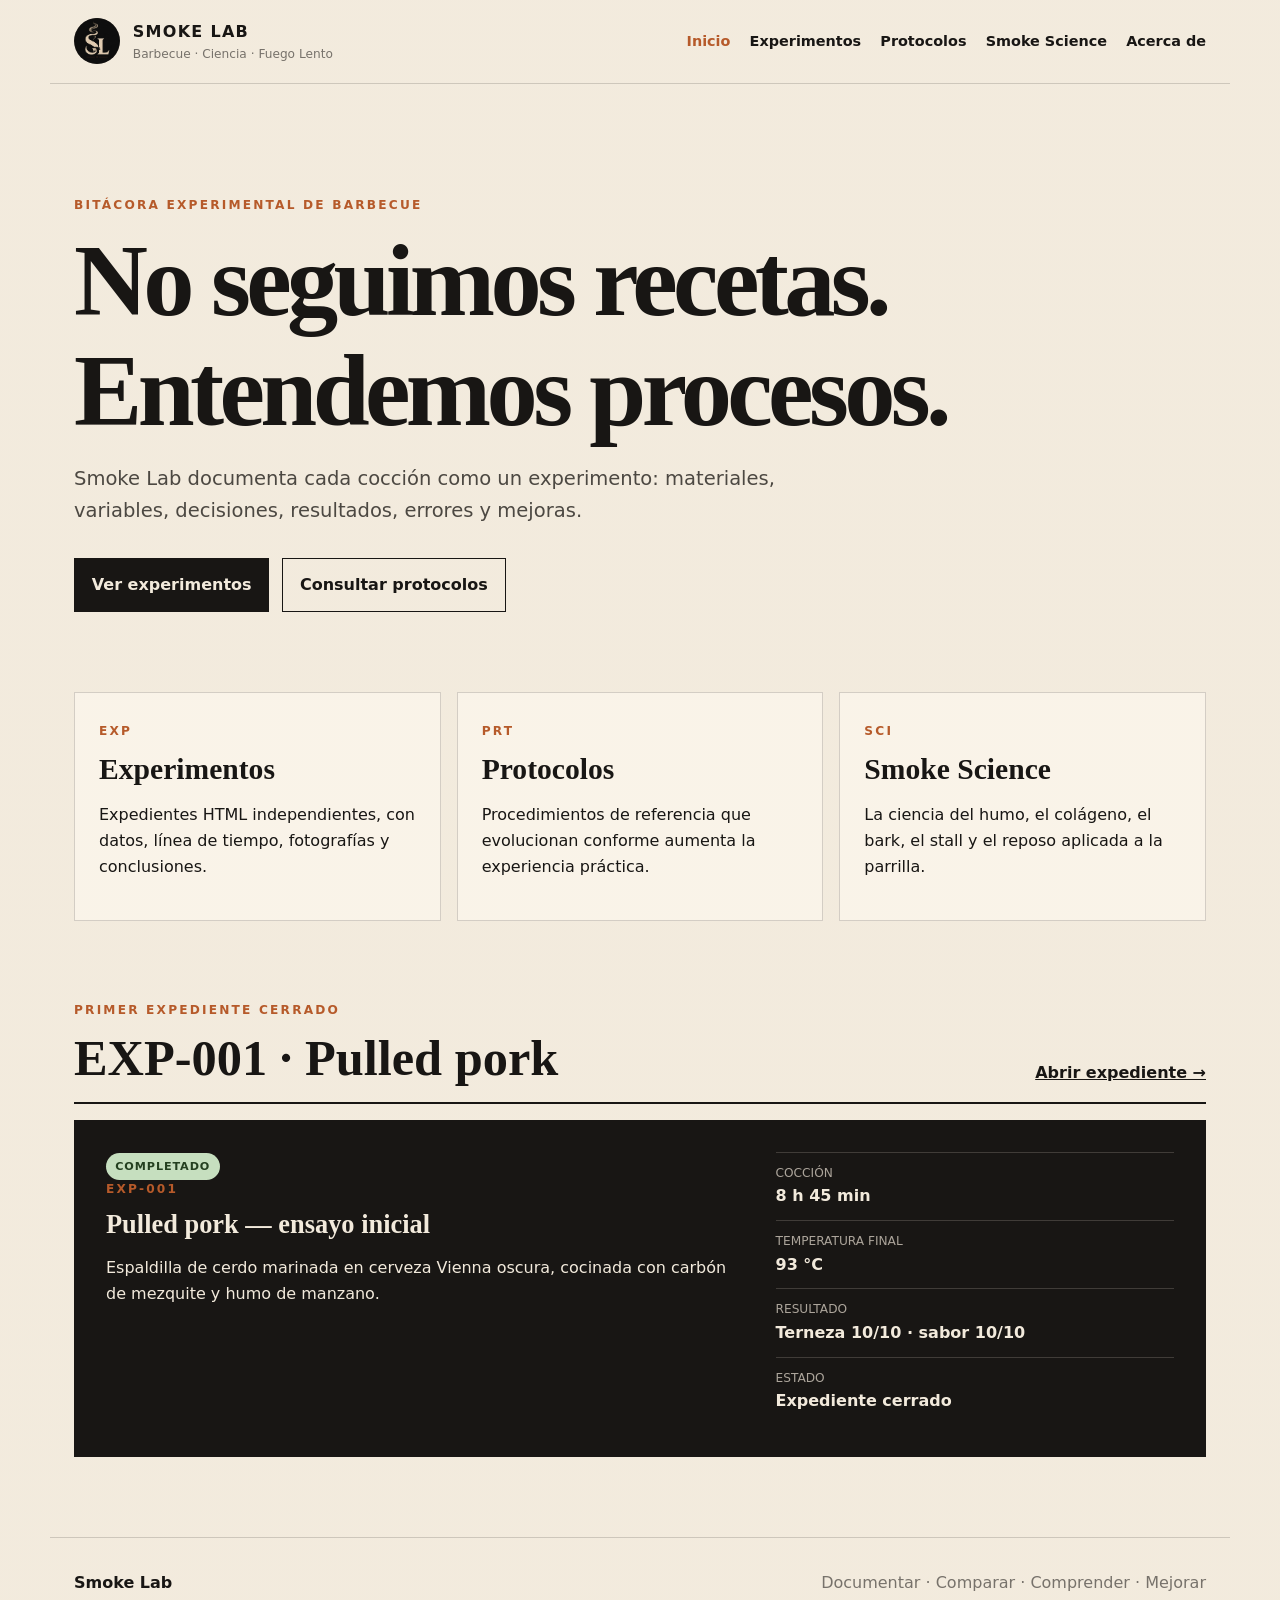
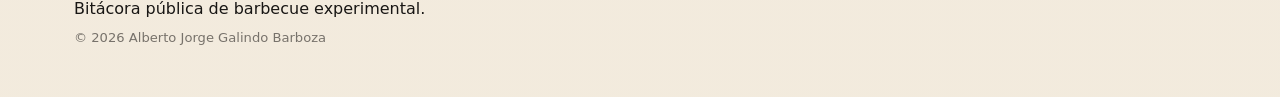
<file: index.html>
<!doctype html>
<html lang="es">
<head>
  <meta charset="utf-8">
  <meta name="viewport" content="width=device-width, initial-scale=1">
  <title>Smoke Lab</title>
  <meta name="description" content="Bitácora pública de barbecue experimental: protocolos, ciencia del humo y experiencias de cocción.">
  <meta name="author" content="Alberto Jorge Galindo Barboza">
  <!-- Favicon para la pestaña del navegador -->
  <link rel="icon" type="image/png" sizes="128x128" href="favicon.png">
  <link rel="stylesheet" href="assets/css/main.css">
</head>
<body>

<header class="site-header">
  <a class="brand" href="index.html" aria-label="Ir al inicio de Smoke Lab">
    <span class="brand-mark">
      <img src="assets/img/branding/SmokeLab-Logo.png" alt="Smoke Lab Logo">
    </span>
    <span class="brand-copy">
      <strong>Smoke Lab</strong>
      <small>Barbecue · Ciencia · Fuego Lento</small>
    </span>
  </a>

  <button class="nav-toggle" type="button" aria-expanded="false" aria-controls="main-nav">
    Menú
  </button>

  <nav class="main-nav" id="main-nav" aria-label="Navegación principal">
    <a href="index.html" aria-current="page">Inicio</a>
    <a href="experiments/index.html">Experimentos</a>
    <a href="protocols/index.html">Protocolos</a>
    <a href="science/index.html">Smoke Science</a>
    <a href="about/index.html">Acerca de</a>
  </nav>
</header>


<main>
  <section class="hero">
    <p class="eyebrow">Bitácora experimental de Barbecue</p>
    <h1>No seguimos recetas.<br>Entendemos procesos.</h1>
    <p class="lead">
      Smoke Lab documenta cada cocción como un experimento:
      materiales, variables, decisiones, resultados, errores y mejoras.
    </p>
    <div class="actions">
      <a class="button primary" href="experiments/index.html">Ver experimentos</a>
      <a class="button" href="protocols/index.html">Consultar protocolos</a>
    </div>
  </section>

  <section class="grid three">
    <a class="card card-link" href="experiments/index.html">
      <span class="code">EXP</span>
      <h2>Experimentos</h2>
      <p>Expedientes HTML independientes, con datos, línea de tiempo, fotografías y conclusiones.</p>
    </a>

    <a class="card card-link" href="protocols/index.html">
      <span class="code">PRT</span>
      <h2>Protocolos</h2>
      <p>Procedimientos de referencia que evolucionan conforme aumenta la experiencia práctica.</p>
    </a>

    <a class="card card-link" href="science/index.html">
      <span class="code">SCI</span>
      <h2>Smoke Science</h2>
      <p>La ciencia del humo, el colágeno, el bark, el stall y el reposo aplicada a la parrilla.</p>
    </a>
  </section>

  <section class="section">
    <div class="section-heading">
      <div>
        <p class="eyebrow">Primer expediente cerrado</p>
        <h2>EXP-001 · Pulled pork</h2>
      </div>
      <a href="experiments/exp-001-pulled-pork.html">Abrir expediente →</a>
    </div>

    <article class="experiment-feature">
      <div>
        <span class="status completed">Completado</span>
        <p class="code">EXP-001</p>
        <h3><a href="experiments/exp-001-pulled-pork.html">Pulled pork — ensayo inicial</a></h3>
        <p>
          Espaldilla de cerdo marinada en cerveza Vienna oscura,
          cocinada con carbón de mezquite y humo de manzano.
        </p>
      </div>
      <dl>
        <div><dt>Cocción</dt><dd>8 h 45 min</dd></div>
        <div><dt>Temperatura final</dt><dd>93 °C</dd></div>
        <div><dt>Resultado</dt><dd>Terneza 10/10 · sabor 10/10</dd></div>
        <div><dt>Estado</dt><dd>Expediente cerrado</dd></div>
      </dl>
    </article>
  </section>
</main>


<footer class="site-footer">
  <div>
    <strong>Smoke Lab</strong>
    <p>Bitácora pública de barbecue experimental.</p>
    <p class="site-credit">© 2026 Alberto Jorge Galindo Barboza</p>
  </div>
  <p class="footer-motto">Documentar · Comparar · Comprender · Mejorar</p>
</footer>

<script src="assets/js/site.js"></script>
</body>
</html>
</file>
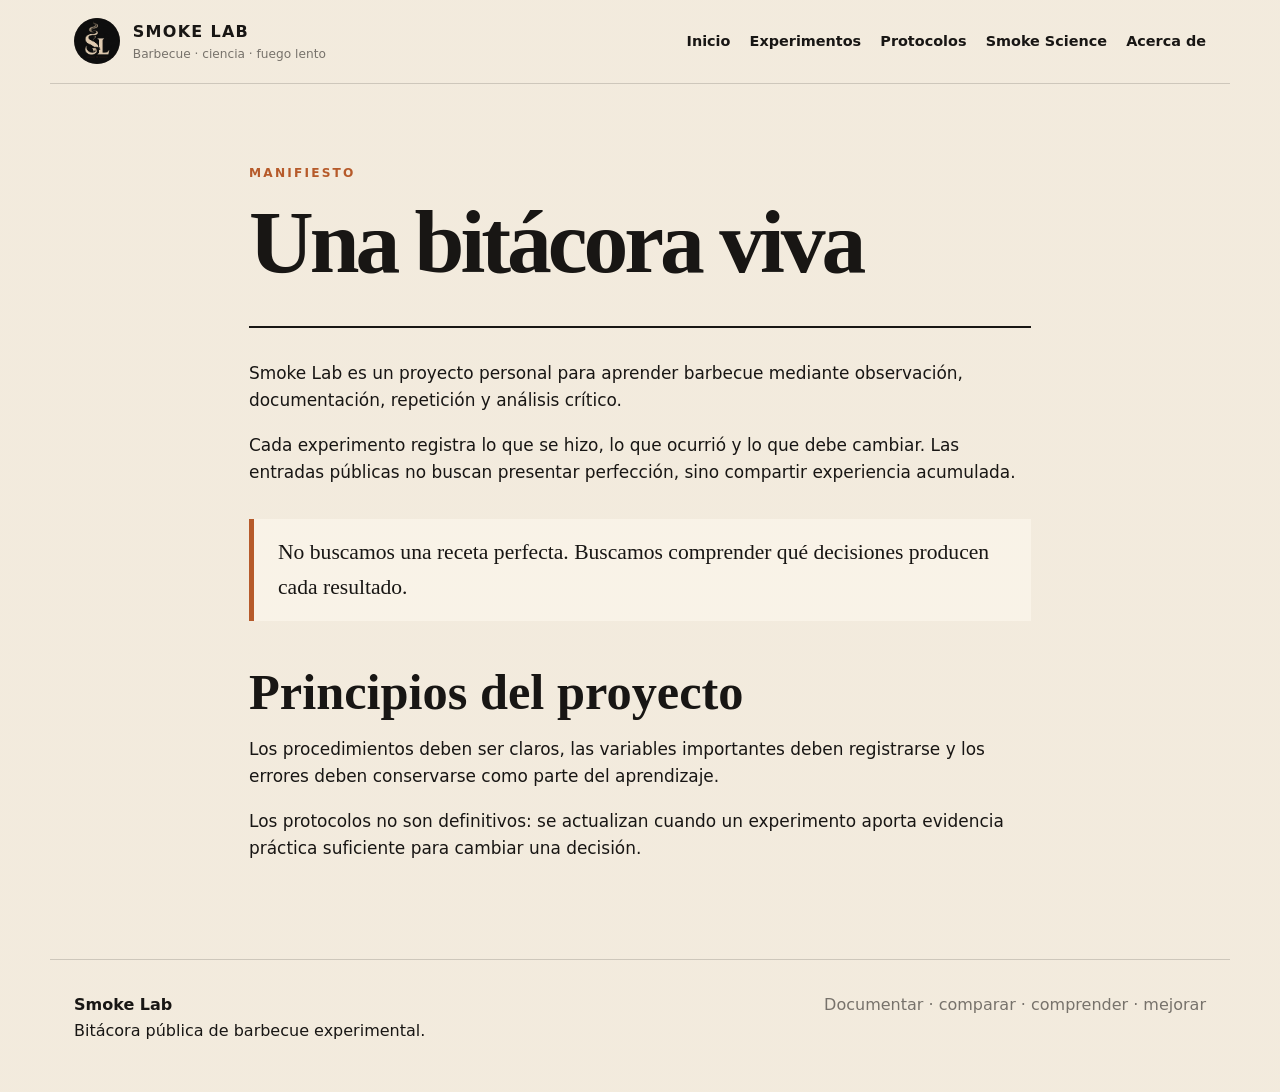
<file: about/index.html>
<!doctype html>
<html lang="es">
<head>
  <meta charset="utf-8">
  <meta name="viewport" content="width=device-width, initial-scale=1">
  <title>Acerca de | Smoke Lab</title>
  <meta name="description" content="Propósito y filosofía de Smoke Lab.">
  <!-- Favicon para la pestaña del navegador -->
  <link rel="icon" type="image/png" sizes="128x128" href="favicon.png">
  <link rel="stylesheet" href="../assets/css/main.css">
</head>
<body>

<header class="site-header">
  <a class="brand" href="../index.html" aria-label="Ir al inicio de Smoke Lab">
    <span class="brand-mark">
      <img src="../assets/img/branding/SmokeLab-Logo.png" alt="Smoke Lab Logo">
    </span>
    <span class="brand-copy">
      <strong>Smoke Lab</strong>
      <small>Barbecue · ciencia · fuego lento</small>
    </span>
  </a>

  <button class="nav-toggle" type="button" aria-expanded="false" aria-controls="main-nav">
    Menú
  </button>

  <nav class="main-nav" id="main-nav" aria-label="Navegación principal">
    <a href="../index.html">Inicio</a>
    <a href="../experiments/index.html">Experimentos</a>
    <a href="../protocols/index.html">Protocolos</a>
    <a href="../science/index.html">Smoke Science</a>
    <a href="../about/index.html">Acerca de</a>
  </nav>
</header>

<main class="page narrow">
  <header class="page-header">
    <p class="eyebrow">Manifiesto</p>
    <h1>Una bitácora viva</h1>
  </header>

  <section class="prose">
    <p>
      Smoke Lab es un proyecto personal para aprender barbecue mediante observación,
      documentación, repetición y análisis crítico.
    </p>

    <p>
      Cada experimento registra lo que se hizo, lo que ocurrió y lo que debe cambiar.
      Las entradas públicas no buscan presentar perfección, sino compartir experiencia acumulada.
    </p>

    <blockquote>
      No buscamos una receta perfecta. Buscamos comprender qué decisiones producen cada resultado.
    </blockquote>

    <h2>Principios del proyecto</h2>
    <p>
      Los procedimientos deben ser claros, las variables importantes deben registrarse
      y los errores deben conservarse como parte del aprendizaje.
    </p>

    <p>
      Los protocolos no son definitivos: se actualizan cuando un experimento aporta
      evidencia práctica suficiente para cambiar una decisión.
    </p>
  </section>
</main>

<footer class="site-footer">
  <div>
    <strong>Smoke Lab</strong>
    <p>Bitácora pública de barbecue experimental.</p>
  </div>
  <p class="footer-motto">Documentar · comparar · comprender · mejorar</p>
</footer>

<script src="../assets/js/site.js"></script>

</body>
</html>
</file>
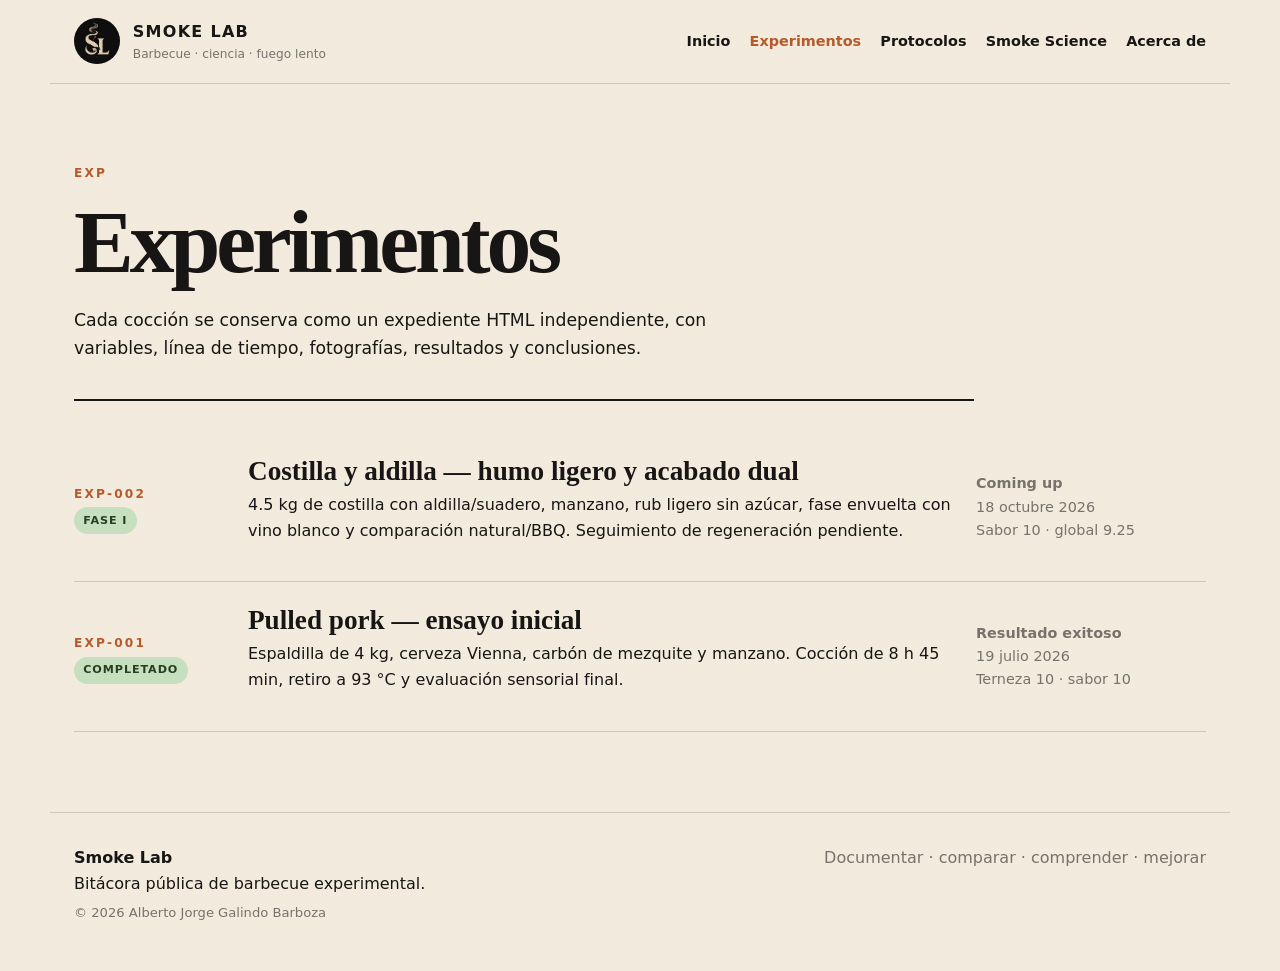
<file: experiments/index.html>
<!doctype html>
<html lang="es">
<head>
  <meta charset="utf-8">
  <meta name="viewport" content="width=device-width, initial-scale=1">
  <title>Experimentos | Smoke Lab</title>
  <meta name="description" content="Índice de experimentos documentados en Smoke Lab.">
  <meta name="author" content="Alberto Jorge Galindo Barboza">
  <link rel="icon" type="image/png" sizes="128x128" href="favicon.png">
  <link rel="stylesheet" href="../assets/css/main.css">
</head>
<body>
<header class="site-header">
  <a class="brand" href="../index.html" aria-label="Ir al inicio de Smoke Lab">
    <span class="brand-mark"><img src="../assets/img/branding/SmokeLab-Logo.png" alt="Smoke Lab Logo"></span>
    <span class="brand-copy"><strong>Smoke Lab</strong><small>Barbecue · ciencia · fuego lento</small></span>
  </a>
  <button class="nav-toggle" type="button" aria-expanded="false" aria-controls="main-nav">Menú</button>
  <nav class="main-nav" id="main-nav" aria-label="Navegación principal">
    <a href="../index.html">Inicio</a><a href="index.html" aria-current="page">Experimentos</a><a href="../protocols/index.html">Protocolos</a><a href="../science/index.html">Smoke Science</a><a href="../about/index.html">Acerca de</a>
  </nav>
</header>
<main class="page">
  <header class="page-header"><p class="eyebrow">EXP</p><h1>Experimentos</h1><p>Cada cocción se conserva como un expediente HTML independiente, con variables, línea de tiempo, fotografías, resultados y conclusiones.</p></header>
  <section class="experiment-list" aria-label="Lista de experimentos">
    <article class="experiment-row">
      <div><span class="code">EXP-002</span><br><span class="status completed">Fase I</span></div>
      <div><a href="exp-002-costilla-aldilla.html"><h2>Costilla y aldilla — humo ligero y acabado dual</h2></a><p>4.5 kg de costilla con aldilla/suadero, manzano, rub ligero sin azúcar, fase envuelta con vino blanco y comparación natural/BBQ. Seguimiento de regeneración pendiente.</p></div>
      <div class="meta"><strong>Coming up</strong><br>18 octubre 2026<br>Sabor 10 · global 9.25</div>
    </article>
    <article class="experiment-row">
      <div><span class="code">EXP-001</span><br><span class="status completed">Completado</span></div>
      <div><a href="exp-001-pulled-pork.html"><h2>Pulled pork — ensayo inicial</h2></a><p>Espaldilla de 4 kg, cerveza Vienna, carbón de mezquite y manzano. Cocción de 8 h 45 min, retiro a 93 °C y evaluación sensorial final.</p></div>
      <div class="meta"><strong>Resultado exitoso</strong><br>19 julio 2026<br>Terneza 10 · sabor 10</div>
    </article>
  </section>
</main>
<footer class="site-footer"><div><strong>Smoke Lab</strong><p>Bitácora pública de barbecue experimental.</p><p class="site-credit">© 2026 Alberto Jorge Galindo Barboza</p></div><p class="footer-motto">Documentar · comparar · comprender · mejorar</p></footer>
<script src="../assets/js/site.js"></script></body></html>
</file>
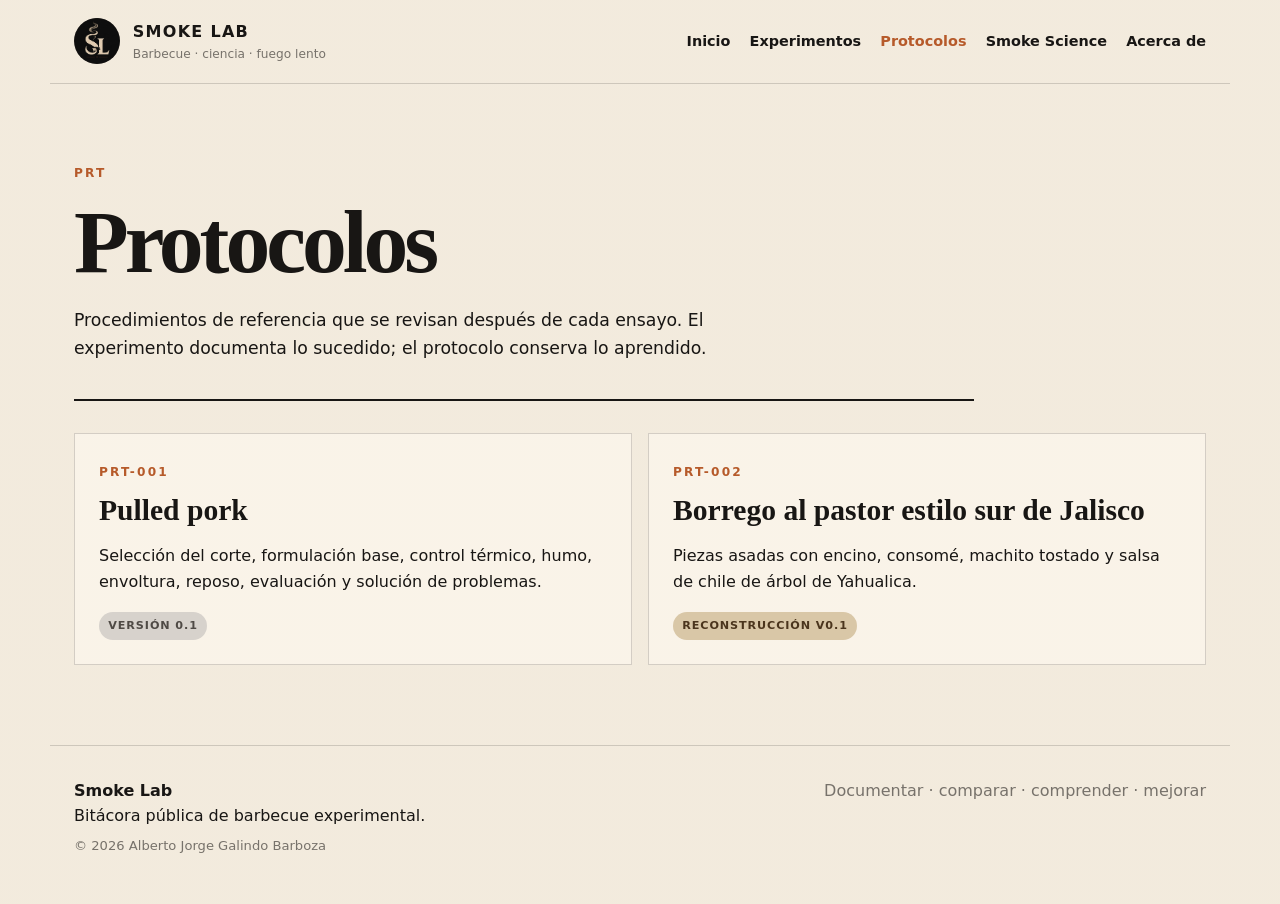
<file: protocols/index.html>
<!doctype html>
<html lang="es">
<head>
  <meta charset="utf-8">
  <meta name="viewport" content="width=device-width, initial-scale=1">
  <title>Protocolos | Smoke Lab</title>
  <meta name="description" content="Protocolos técnicos de Smoke Lab.">
  <meta name="author" content="Alberto Jorge Galindo Barboza">
    <!-- Favicon para la pestaña del navegador -->
  <link rel="icon" type="image/png" sizes="128x128" href="favicon.png">
  <link rel="stylesheet" href="../assets/css/main.css">
</head>
<body>

<header class="site-header">
  <a class="brand" href="../index.html" aria-label="Ir al inicio de Smoke Lab">
    <span class="brand-mark">
      <img src="../assets/img/branding/SmokeLab-Logo.png" alt="Smoke Lab Logo">
    </span>
    <span class="brand-copy">
      <strong>Smoke Lab</strong>
      <small>Barbecue · ciencia · fuego lento</small>
    </span>
  </a>

  <button class="nav-toggle" type="button" aria-expanded="false" aria-controls="main-nav">
    Menú
  </button>

  <nav class="main-nav" id="main-nav" aria-label="Navegación principal">
    <a href="../index.html">Inicio</a>
    <a href="../experiments/index.html">Experimentos</a>
    <a href="index.html" aria-current="page">Protocolos</a>
    <a href="../science/index.html">Smoke Science</a>
    <a href="../about/index.html">Acerca de</a>
  </nav>
</header>

<main class="page">
  <header class="page-header">
    <p class="eyebrow">PRT</p>
    <h1>Protocolos</h1>
    <p>
      Procedimientos de referencia que se revisan después de cada ensayo.
      El experimento documenta lo sucedido; el protocolo conserva lo aprendido.
    </p>
  </header>

  <section class="grid two">
    <a class="card card-link" href="prt-001-pulled-pork.html">
      <span class="code">PRT-001</span>
      <h2>Pulled pork</h2>
      <p>
        Selección del corte, formulación base, control térmico, humo,
        envoltura, reposo, evaluación y solución de problemas.
      </p>
      <span class="status draft">Versión 0.1</span>
    </a>

    <a class="card card-link" href="prt-002-borrego-al-pastor.html">
      <span class="code">PRT-002</span>
      <h2>Borrego al pastor estilo sur de Jalisco</h2>
      <p>
        Piezas asadas con encino, consomé, machito tostado
        y salsa de chile de árbol de Yahualica.
      </p>
      <span class="status reconstructed">Reconstrucción v0.1</span>
    </a>
  </section>
</main>

<footer class="site-footer">
  <div>
    <strong>Smoke Lab</strong>
    <p>Bitácora pública de barbecue experimental.</p>
    <p class="site-credit">© 2026 Alberto Jorge Galindo Barboza</p>
  </div>
  <p class="footer-motto">Documentar · comparar · comprender · mejorar</p>
</footer>

<script src="../assets/js/site.js"></script>

</body>
</html>
</file>
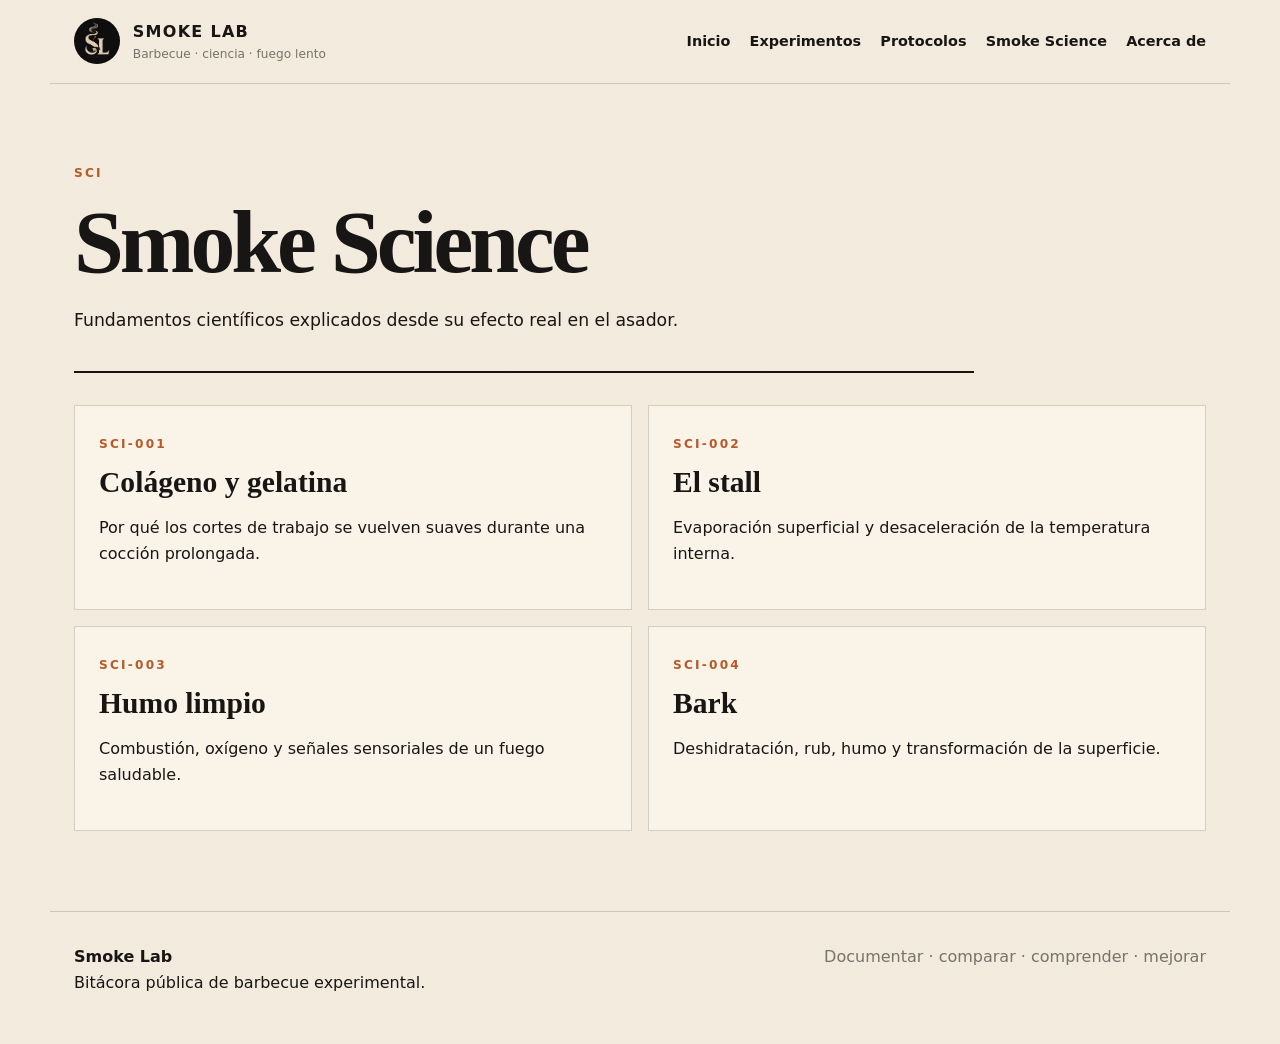
<file: science/index.html>
<!doctype html>
<html lang="es">
<head>
  <meta charset="utf-8">
  <meta name="viewport" content="width=device-width, initial-scale=1">
  <title>Smoke Science | Smoke Lab</title>
  <meta name="description" content="Fundamentos científicos del barbecue y el ahumado.">
  <!-- Favicon para la pestaña del navegador -->
  <link rel="icon" type="image/png" sizes="128x128" href="favicon.png">
  <link rel="stylesheet" href="../assets/css/main.css">
</head>
<body>

<header class="site-header">
  <a class="brand" href="../index.html" aria-label="Ir al inicio de Smoke Lab">
    <span class="brand-mark">
      <img src="../assets/img/branding/SmokeLab-Logo.png" alt="Smoke Lab Logo">
    </span>
    <span class="brand-copy">
      <strong>Smoke Lab</strong>
      <small>Barbecue · ciencia · fuego lento</small>
    </span>
  </a>

  <button class="nav-toggle" type="button" aria-expanded="false" aria-controls="main-nav">
    Menú
  </button>

  <nav class="main-nav" id="main-nav" aria-label="Navegación principal">
    <a href="../index.html">Inicio</a>
    <a href="../experiments/index.html">Experimentos</a>
    <a href="../protocols/index.html">Protocolos</a>
    <a href="../science/index.html">Smoke Science</a>
    <a href="../about/index.html">Acerca de</a>
  </nav>
</header>

<main class="page">
  <header class="page-header">
    <p class="eyebrow">SCI</p>
    <h1>Smoke Science</h1>
    <p>Fundamentos científicos explicados desde su efecto real en el asador.</p>
  </header>

  <section class="grid two">
    <article class="card">
      <span class="code">SCI-001</span>
      <h2>Colágeno y gelatina</h2>
      <p>Por qué los cortes de trabajo se vuelven suaves durante una cocción prolongada.</p>
    </article>

    <article class="card">
      <span class="code">SCI-002</span>
      <h2>El stall</h2>
      <p>Evaporación superficial y desaceleración de la temperatura interna.</p>
    </article>

    <article class="card">
      <span class="code">SCI-003</span>
      <h2>Humo limpio</h2>
      <p>Combustión, oxígeno y señales sensoriales de un fuego saludable.</p>
    </article>

    <article class="card">
      <span class="code">SCI-004</span>
      <h2>Bark</h2>
      <p>Deshidratación, rub, humo y transformación de la superficie.</p>
    </article>
  </section>
</main>

<footer class="site-footer">
  <div>
    <strong>Smoke Lab</strong>
    <p>Bitácora pública de barbecue experimental.</p>
  </div>
  <p class="footer-motto">Documentar · comparar · comprender · mejorar</p>
</footer>

<script src="../assets/js/site.js"></script>

</body>
</html>
</file>
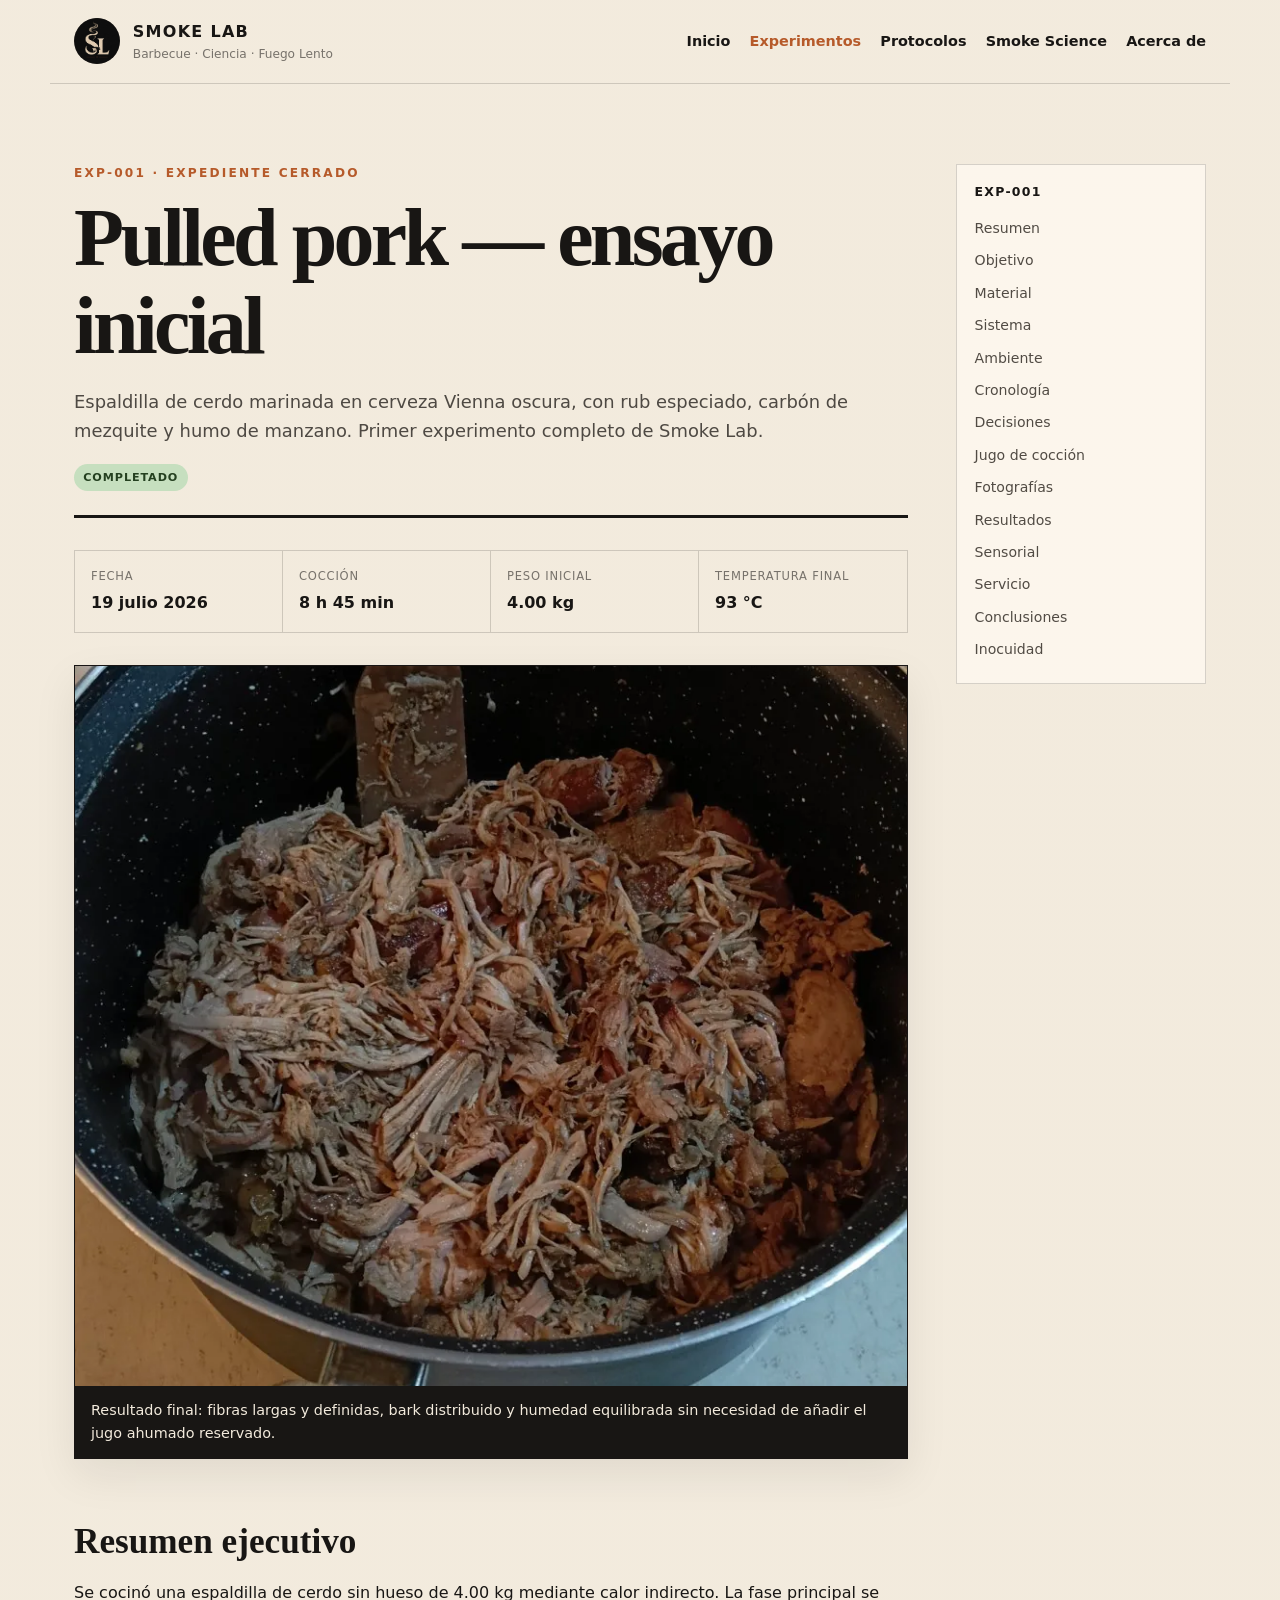
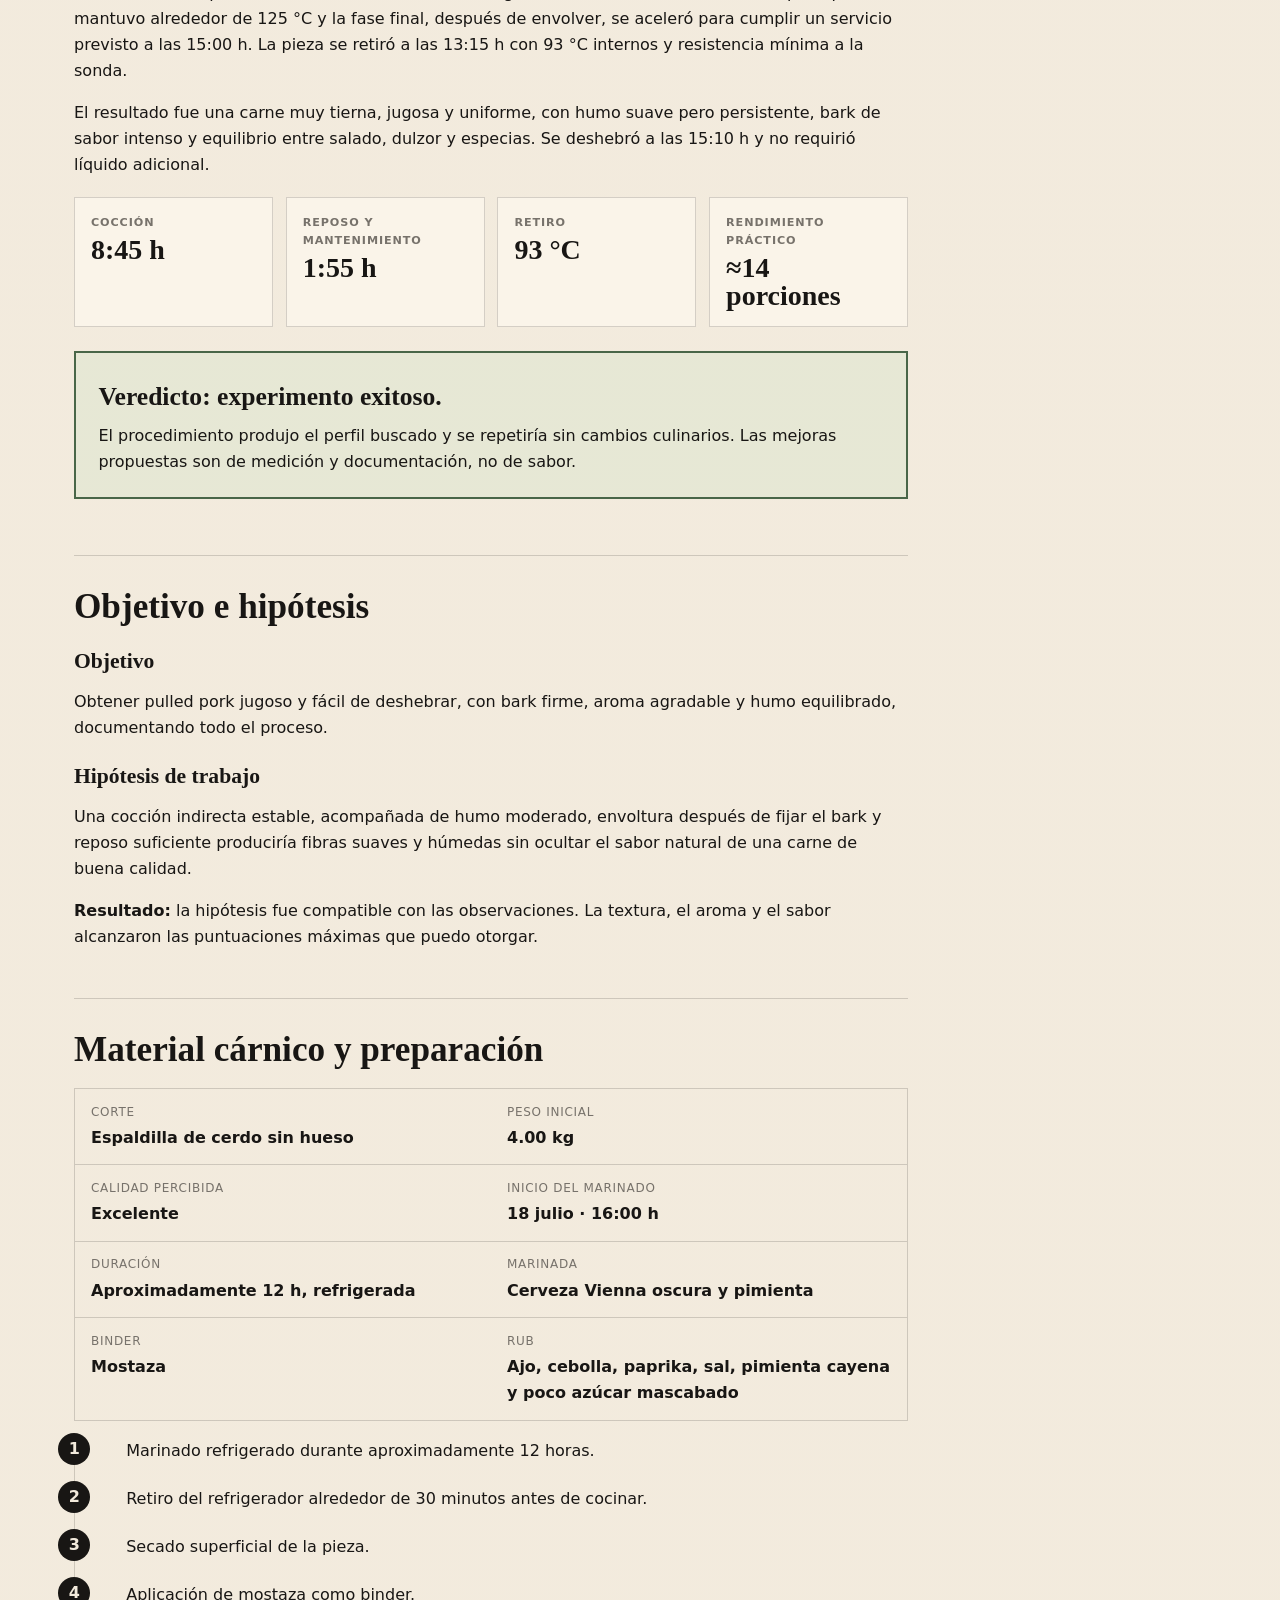
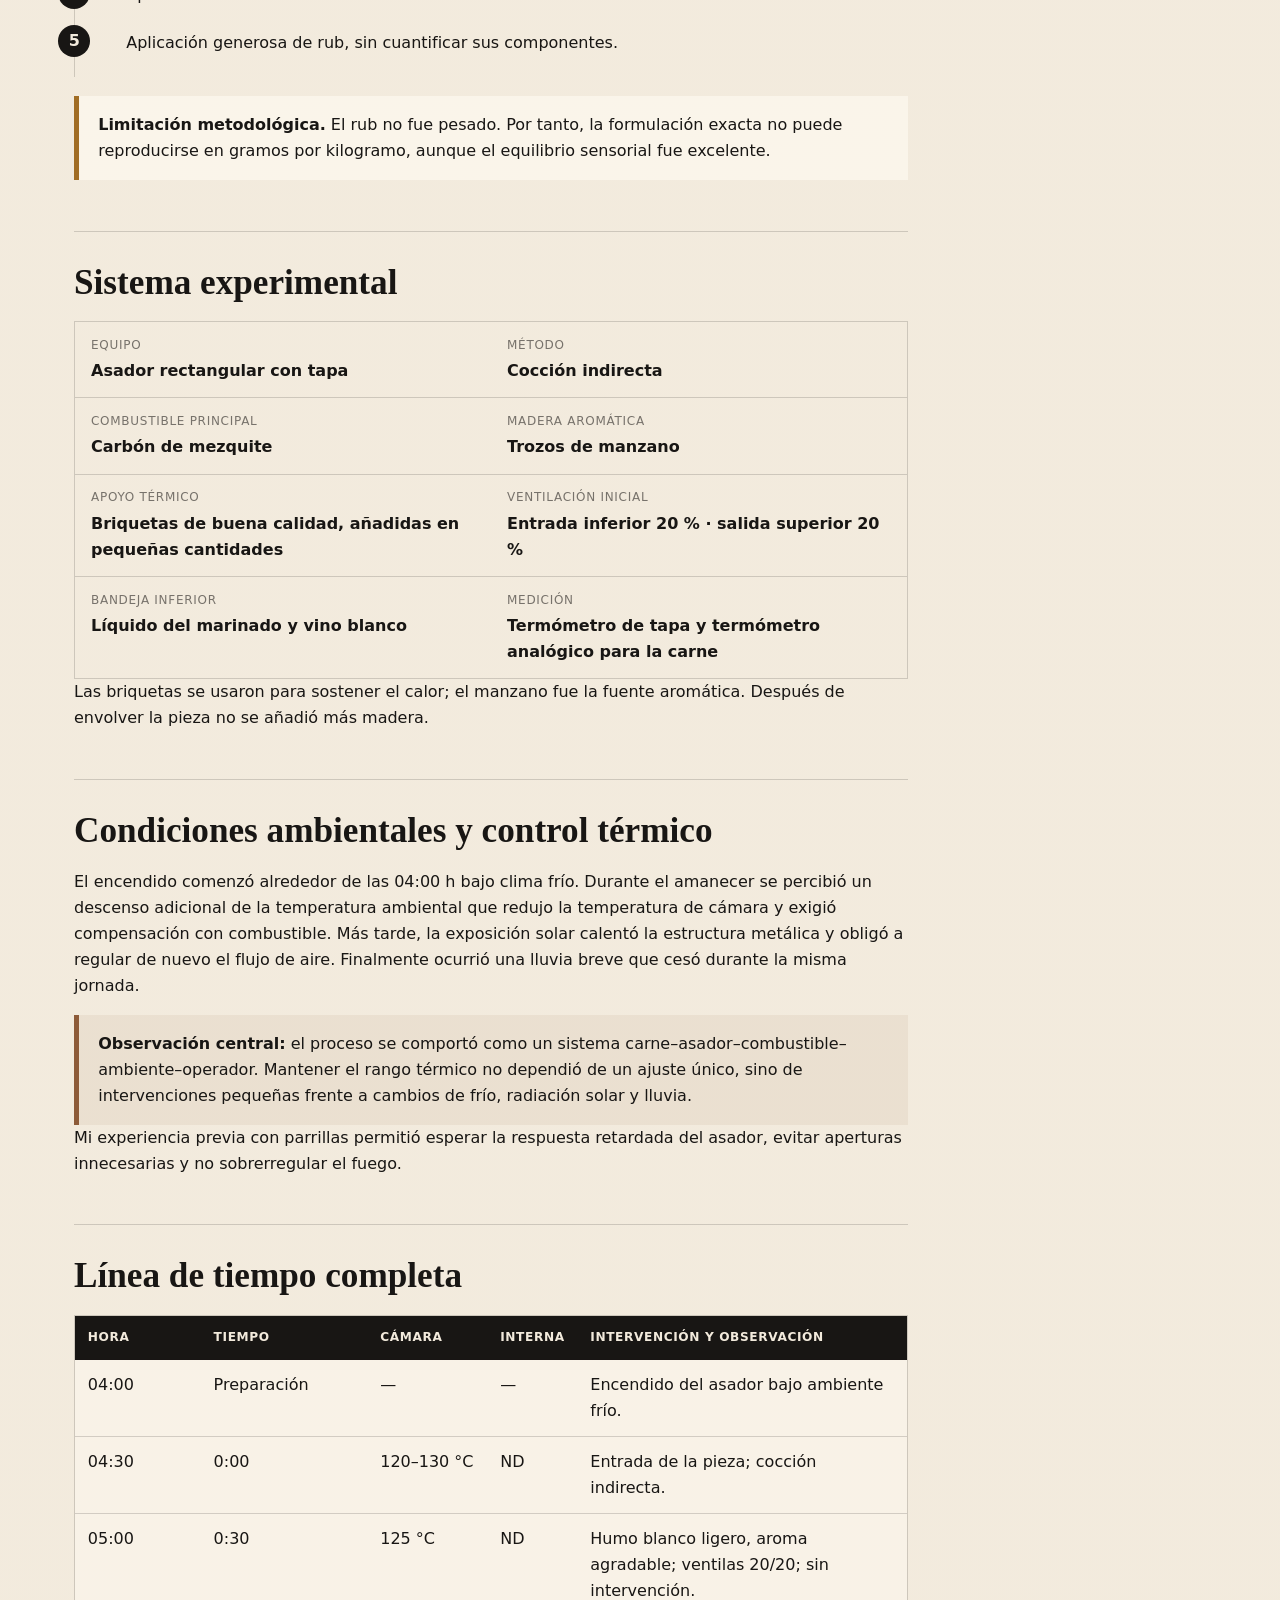
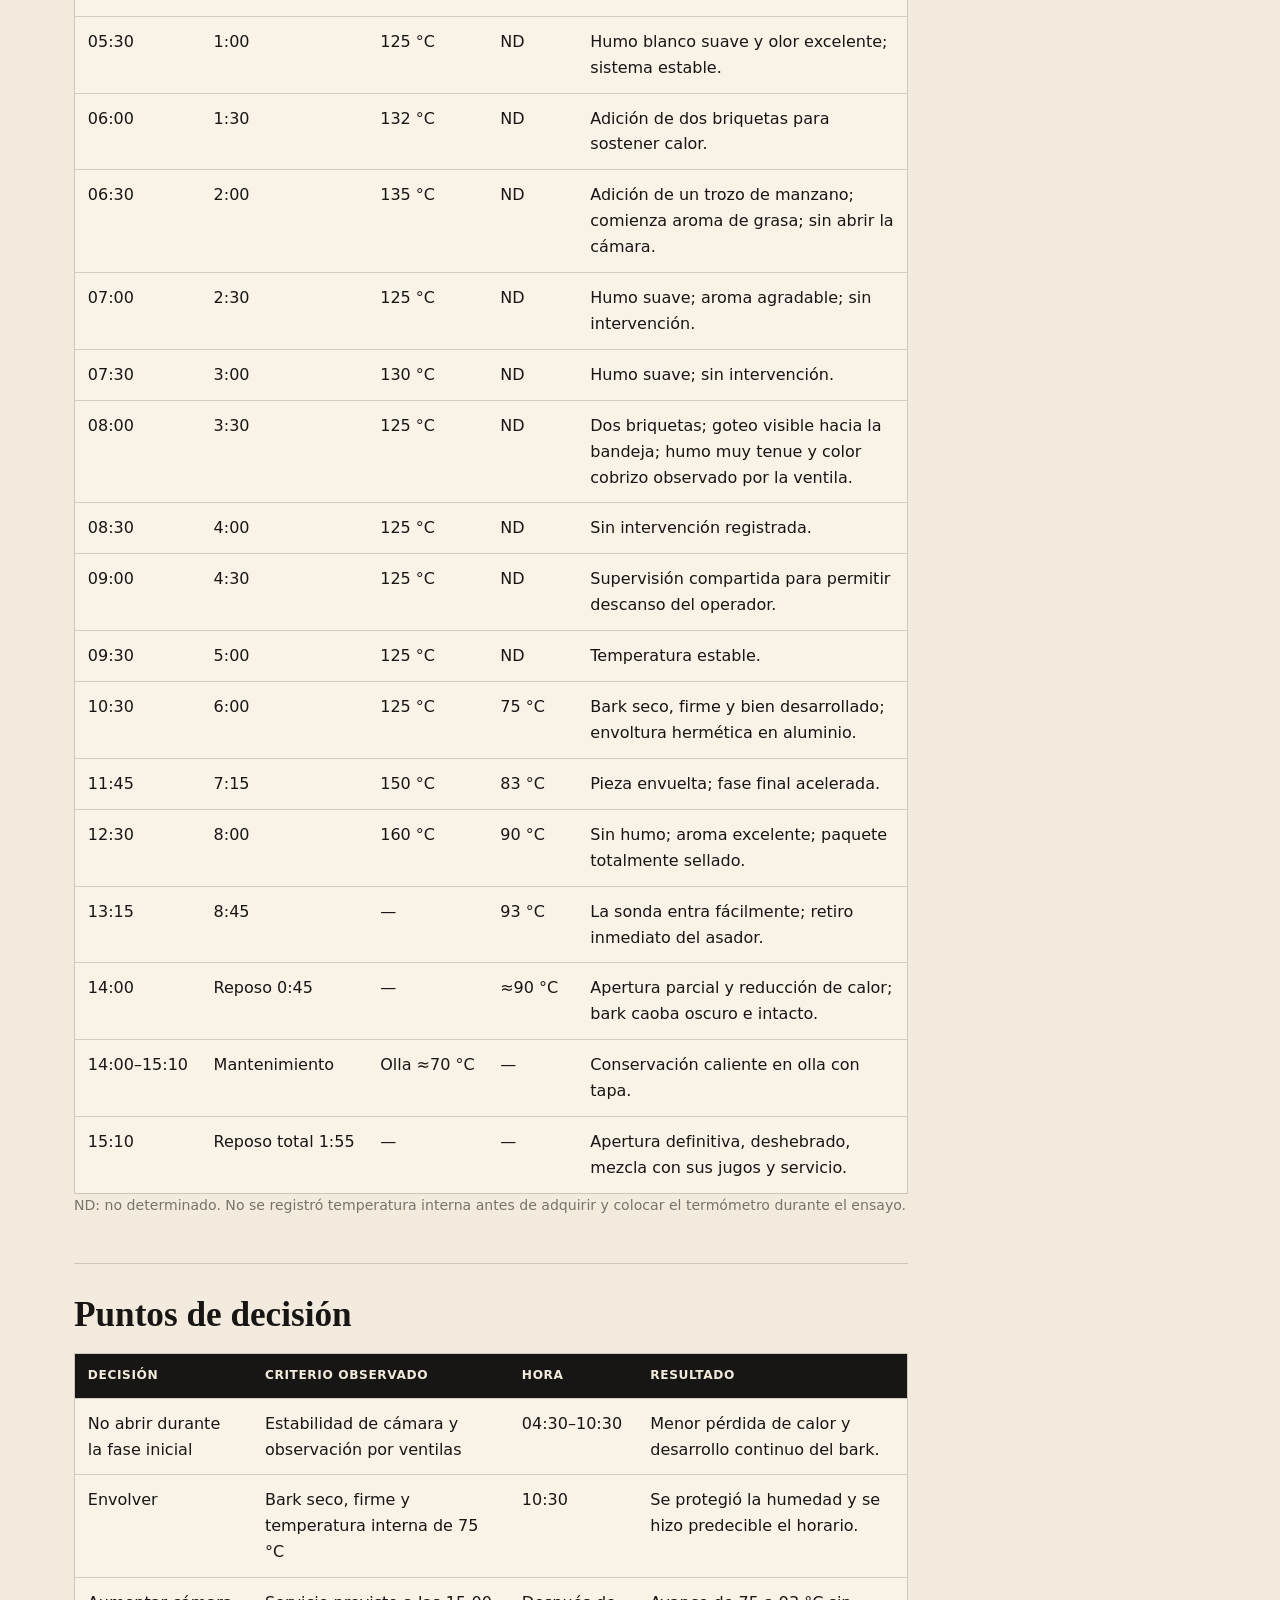
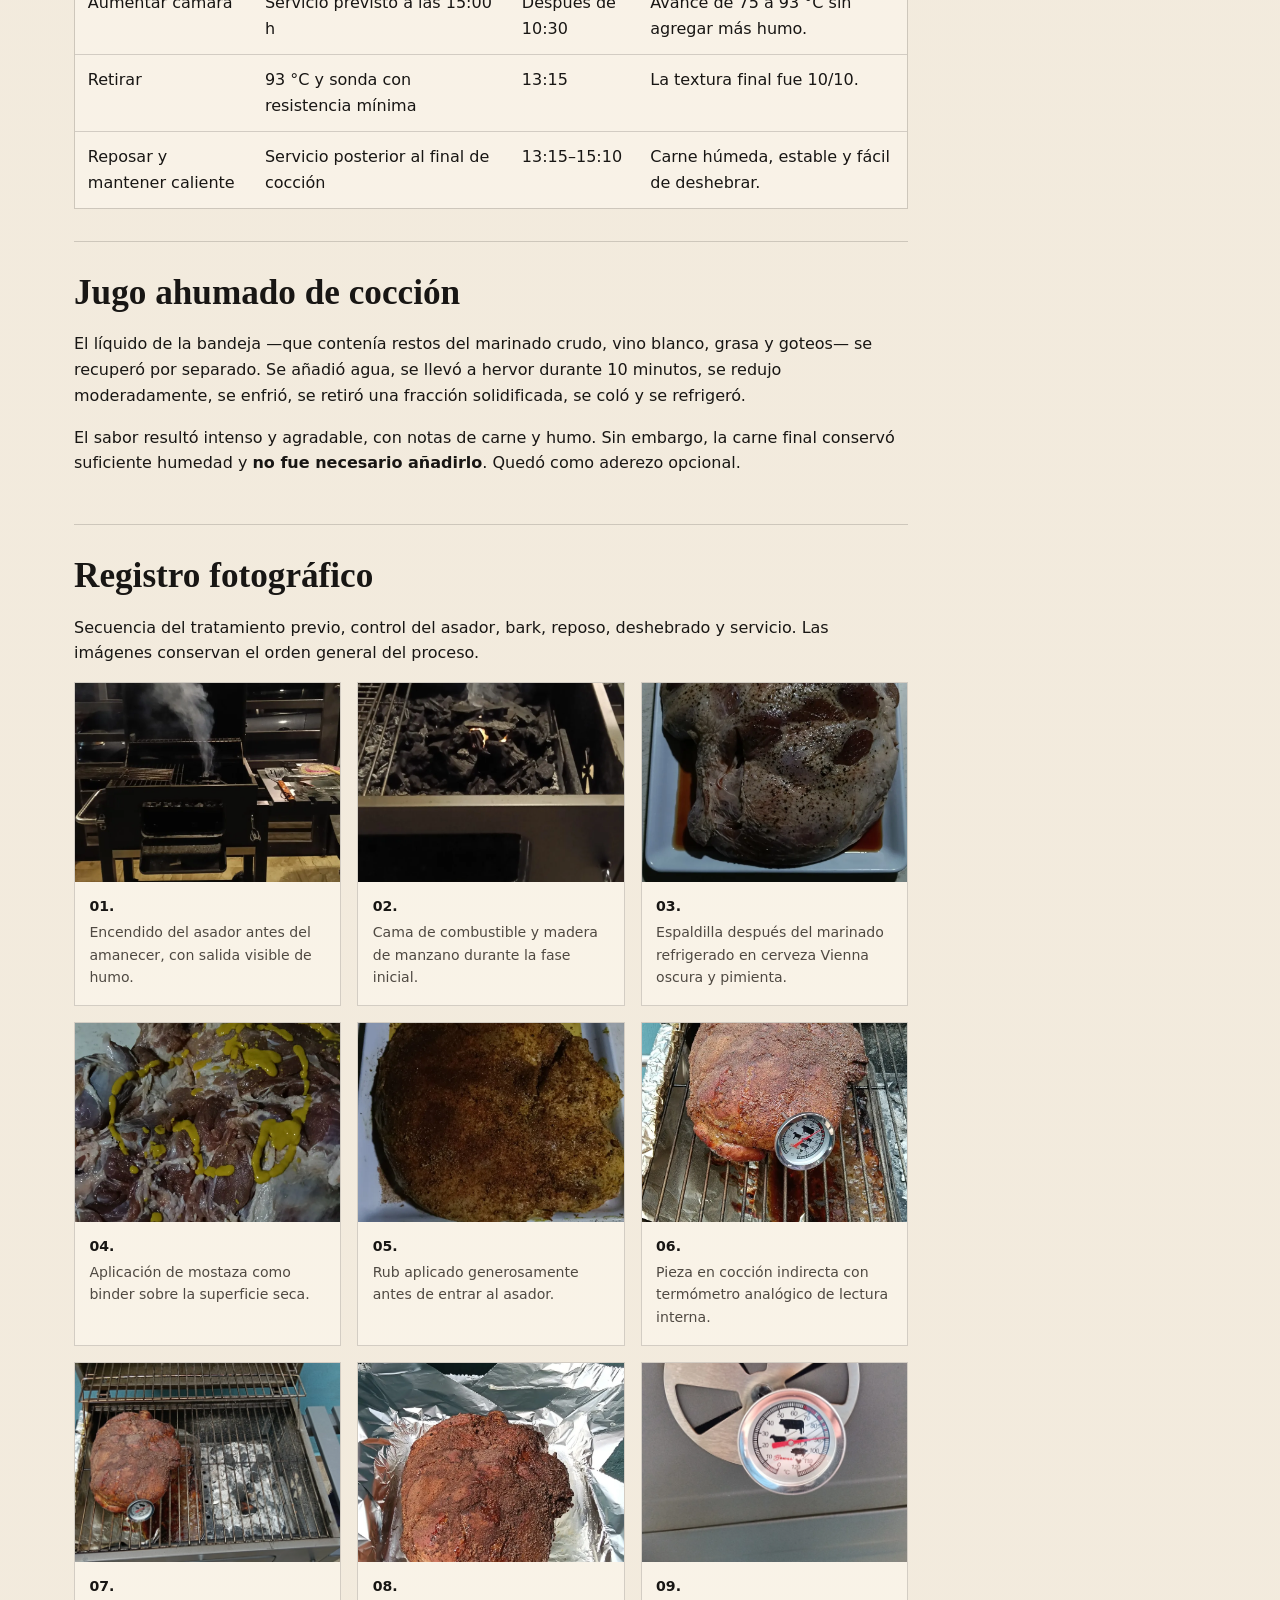
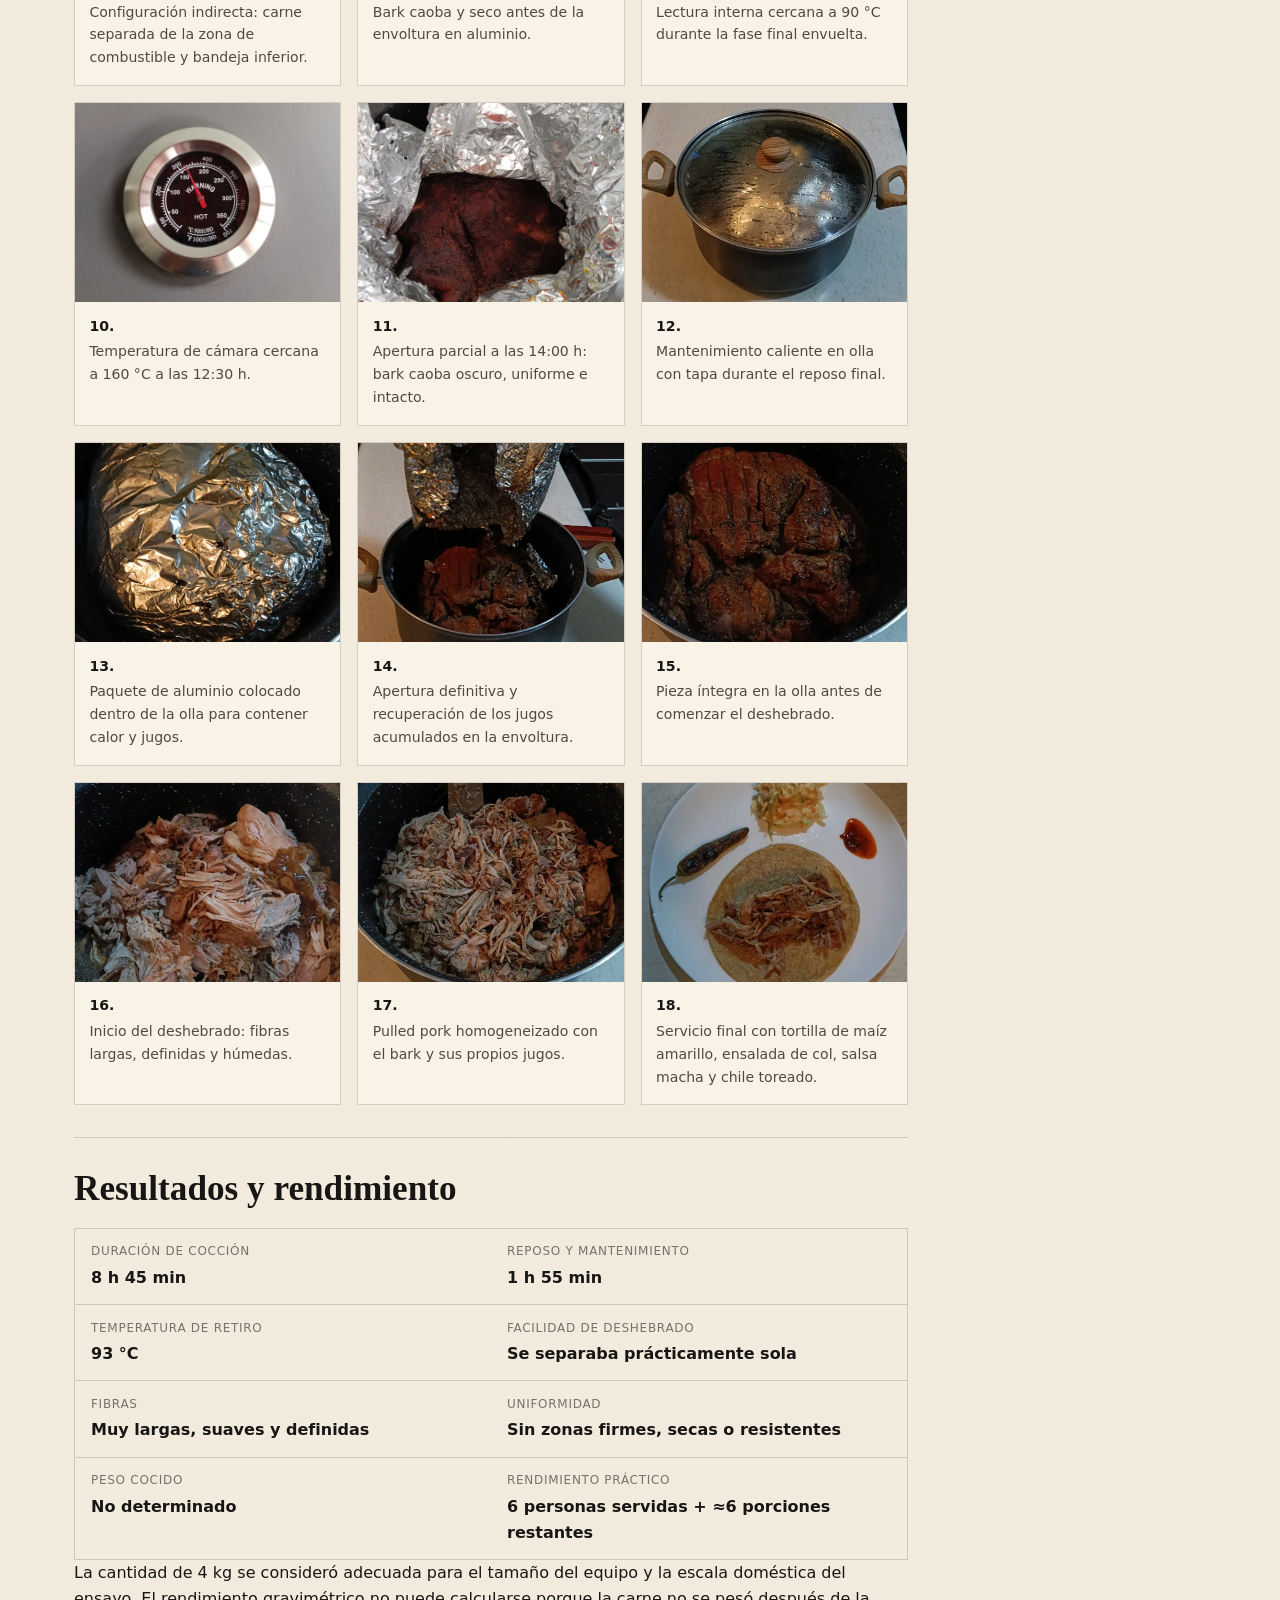
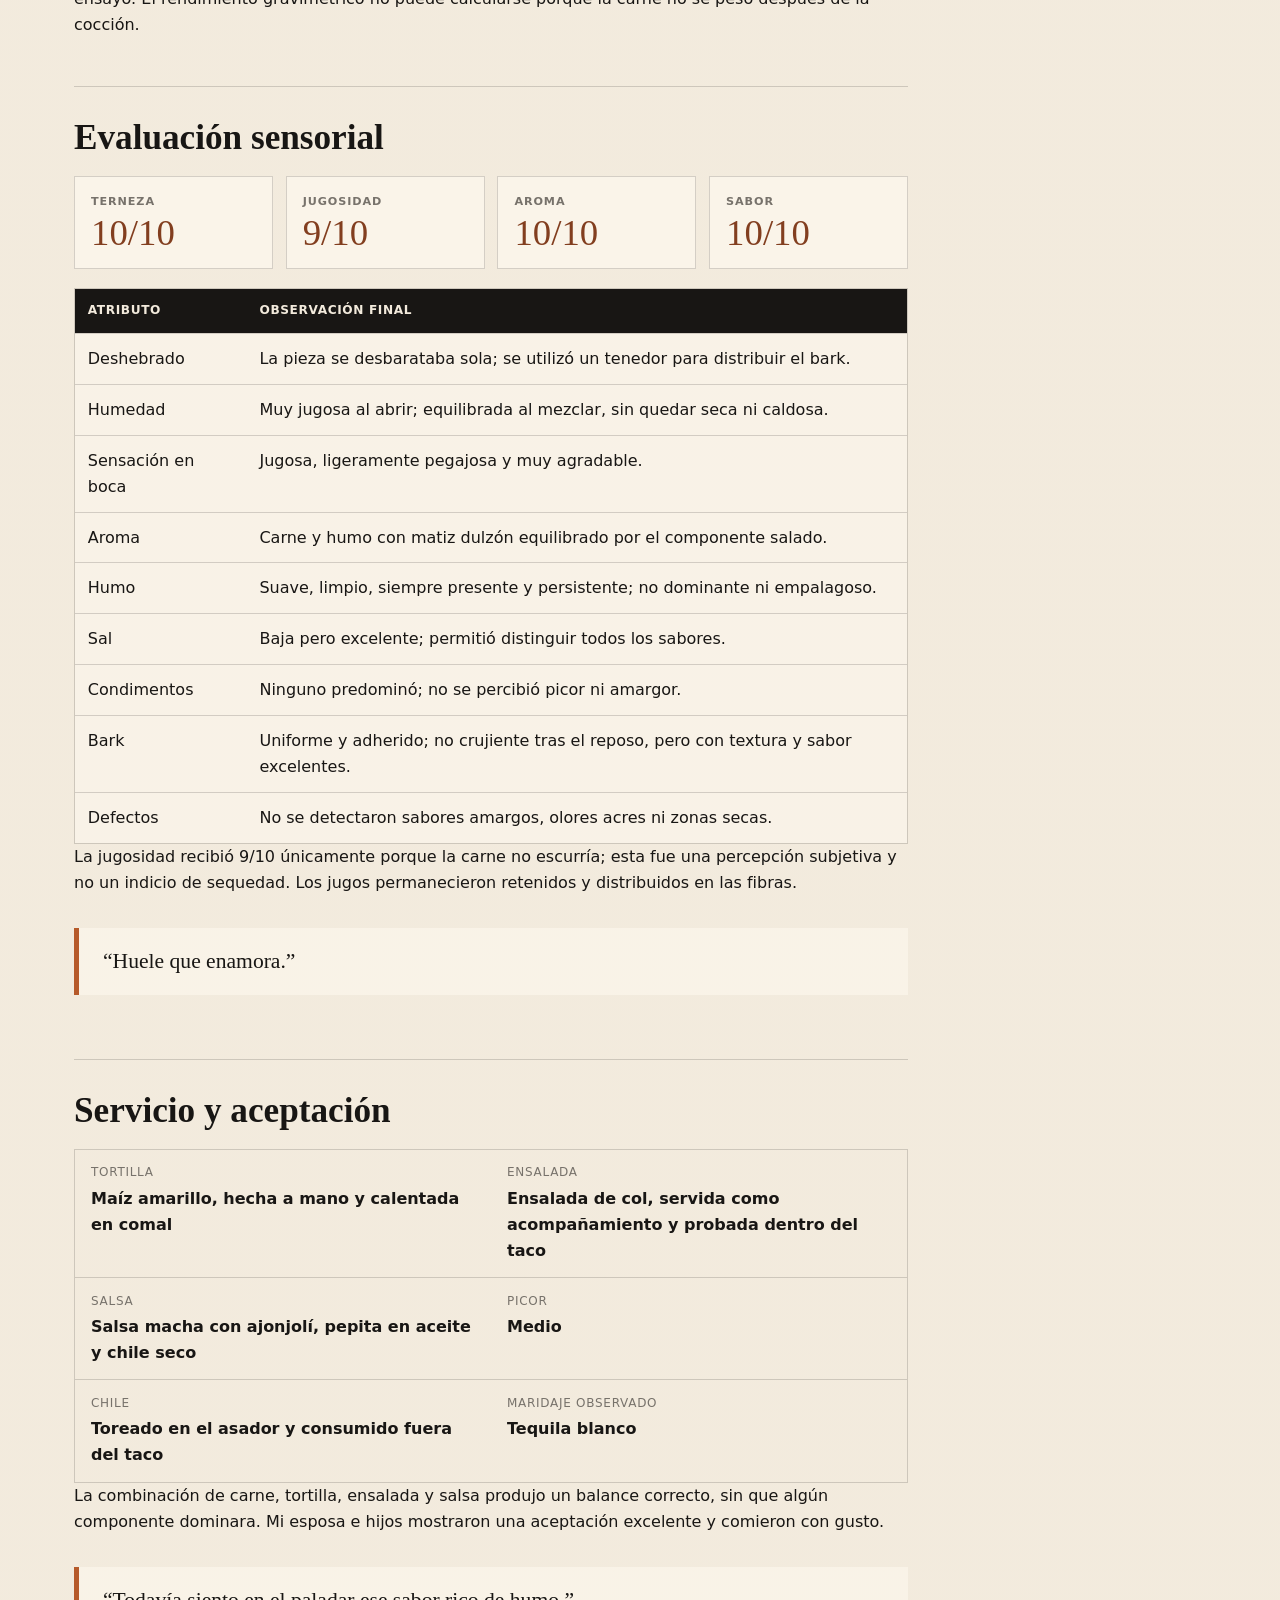
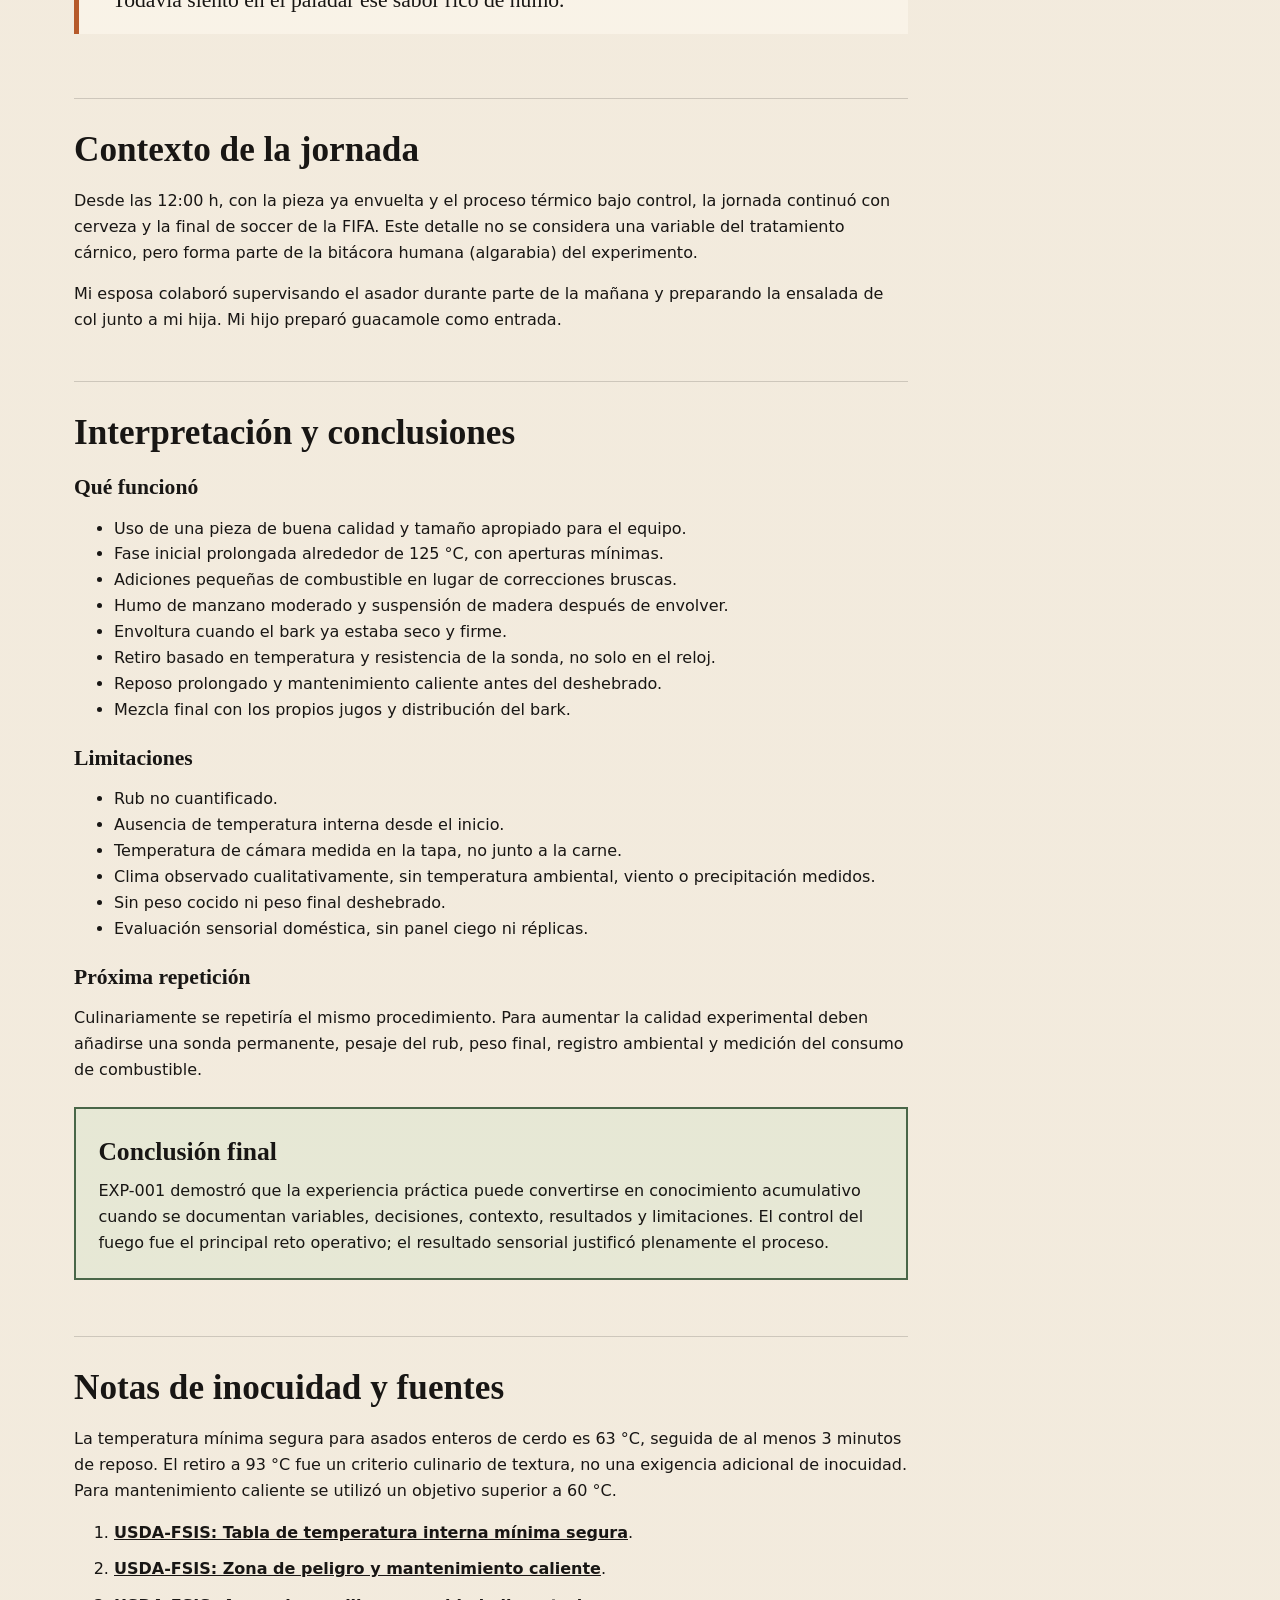
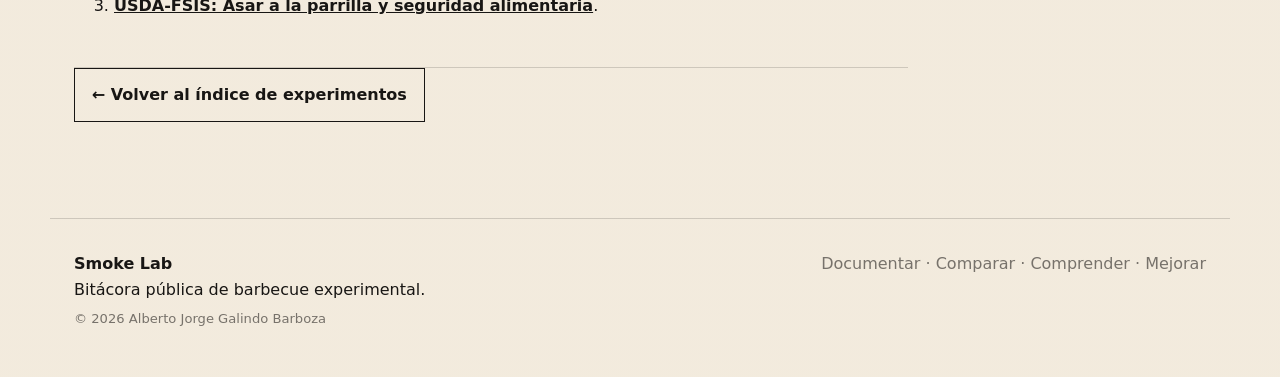
<file: experiments/exp-001-pulled-pork.html>
<!doctype html>
<html lang="es">
<head>
  <meta charset="utf-8">
  <meta name="viewport" content="width=device-width, initial-scale=1">
  <title>EXP-001 · Pulled pork — ensayo inicial | Smoke Lab</title>
  <meta name="description" content="Expediente final del primer pulled pork experimental de Smoke Lab: 4 kg de espaldilla, 8 h 45 min de cocción, control manual del fuego y evaluación sensorial.">
  <meta name="author" content="Alberto Jorge Galindo Barboza">
  <!-- Favicon para la pestaña del navegador -->
  <link rel="icon" type="image/png" sizes="128x128" href="favicon.png">
  <link rel="stylesheet" href="../assets/css/main.css">
</head>
<body>


<header class="site-header">
  <a class="brand" href="../index.html" aria-label="Ir al inicio de Smoke Lab">
    <span class="brand-mark">
      <img src="../assets/img/branding/SmokeLab-Logo.png" alt="Smoke Lab Logo">
    </span>
    <span class="brand-copy">
      <strong>Smoke Lab</strong>
      <small>Barbecue · Ciencia · Fuego Lento</small>
    </span>
  </a>

  <button class="nav-toggle" type="button" aria-expanded="false" aria-controls="main-nav">
    Menú
  </button>

  <nav class="main-nav" id="main-nav" aria-label="Navegación principal">
    <a href="../index.html">Inicio</a>
    <a href="index.html" aria-current="page">Experimentos</a>
    <a href="../protocols/index.html">Protocolos</a>
    <a href="../science/index.html">Smoke Science</a>
    <a href="../about/index.html">Acerca de</a>
  </nav>
</header>


<main class="page">
  <div class="record-shell">
    <article class="record-main">
      <header class="record-header">
        <p class="eyebrow">EXP-001 · Expediente cerrado</p>
        <h1>Pulled pork — ensayo inicial</h1>
        <p class="record-subtitle">
          Espaldilla de cerdo marinada en cerveza Vienna oscura, con rub especiado,
          carbón de mezquite y humo de manzano. Primer experimento completo de Smoke Lab.
        </p>
        <span class="status completed">Completado</span>
      </header>

      <dl class="record-grid">
        <div><dt>Fecha</dt><dd>19 julio 2026</dd></div>
        <div><dt>Cocción</dt><dd>8 h 45 min</dd></div>
        <div><dt>Peso inicial</dt><dd>4.00 kg</dd></div>
        <div><dt>Temperatura final</dt><dd>93 °C</dd></div>
      </dl>

      <figure class="hero-photo">
        <img src="../assets/img/experiments/exp-001/17-pulled-pork-final.webp"
             alt="Pulled pork final deshebrado y mezclado con su bark y sus jugos">
        <figcaption>
          Resultado final: fibras largas y definidas, bark distribuido y humedad equilibrada
          sin necesidad de añadir el jugo ahumado reservado.
        </figcaption>
      </figure>

      <section class="record-section" id="resumen">
        <h2>Resumen ejecutivo</h2>
        <p>
          Se cocinó una espaldilla de cerdo sin hueso de 4.00 kg mediante calor indirecto.
          La fase principal se mantuvo alrededor de 125 °C y la fase final, después de envolver,
          se aceleró para cumplir un servicio previsto a las 15:00 h. La pieza se retiró a las
          13:15 h con 93 °C internos y resistencia mínima a la sonda.
        </p>
        <p>
          El resultado fue una carne muy tierna, jugosa y uniforme, con humo suave pero persistente,
          bark de sabor intenso y equilibrio entre salado, dulzor y especias. Se deshebró a las
          15:10 h y no requirió líquido adicional.
        </p>

        <div class="metric-grid" aria-label="Indicadores principales">
          <div class="metric-card"><small>Cocción</small><strong>8:45 h</strong></div>
          <div class="metric-card"><small>Reposo y mantenimiento</small><strong>1:55 h</strong></div>
          <div class="metric-card"><small>Retiro</small><strong>93 °C</strong></div>
          <div class="metric-card"><small>Rendimiento práctico</small><strong>≈14 porciones</strong></div>
        </div>

        <div class="verdict">
          <strong>Veredicto: experimento exitoso.</strong>
          El procedimiento produjo el perfil buscado y se repetiría sin cambios culinarios.
          Las mejoras propuestas son de medición y documentación, no de sabor.
        </div>
      </section>

      <section class="record-section" id="objetivo">
        <h2>Objetivo e hipótesis</h2>
        <h3>Objetivo</h3>
        <p>
          Obtener pulled pork jugoso y fácil de deshebrar, con bark firme,
          aroma agradable y humo equilibrado, documentando todo el proceso.
        </p>
        <h3>Hipótesis de trabajo</h3>
        <p>
          Una cocción indirecta estable, acompañada de humo moderado, envoltura después de fijar
          el bark y reposo suficiente produciría fibras suaves y húmedas sin ocultar el sabor natural
          de una carne de buena calidad.
        </p>
        <p>
          <strong>Resultado:</strong> la hipótesis fue compatible con las observaciones.
          La textura, el aroma y el sabor alcanzaron las puntuaciones máximas que puedo otorgar.
        </p>
      </section>

      <section class="record-section" id="material">
        <h2>Material cárnico y preparación</h2>
        <dl class="data-list">
          <div><dt>Corte</dt><dd>Espaldilla de cerdo sin hueso</dd></div>
          <div><dt>Peso inicial</dt><dd>4.00 kg</dd></div>
          <div><dt>Calidad percibida</dt><dd>Excelente</dd></div>
          <div><dt>Inicio del marinado</dt><dd>18 julio · 16:00 h</dd></div>
          <div><dt>Duración</dt><dd>Aproximadamente 12 h, refrigerada</dd></div>
          <div><dt>Marinada</dt><dd>Cerveza Vienna oscura y pimienta</dd></div>
          <div><dt>Binder</dt><dd>Mostaza</dd></div>
          <div><dt>Rub</dt><dd>Ajo, cebolla, paprika, sal, pimienta cayena y poco azúcar mascabado</dd></div>
        </dl>

        <ol class="method-steps">
          <li>Marinado refrigerado durante aproximadamente 12 horas.</li>
          <li>Retiro del refrigerador alrededor de 30 minutos antes de cocinar.</li>
          <li>Secado superficial de la pieza.</li>
          <li>Aplicación de mostaza como binder.</li>
          <li>Aplicación generosa de rub, sin cuantificar sus componentes.</li>
        </ol>

        <div class="callout warning">
          <strong>Limitación metodológica.</strong>
          El rub no fue pesado. Por tanto, la formulación exacta no puede reproducirse
          en gramos por kilogramo, aunque el equilibrio sensorial fue excelente.
        </div>
      </section>

      <section class="record-section" id="sistema">
        <h2>Sistema experimental</h2>
        <dl class="data-list">
          <div><dt>Equipo</dt><dd>Asador rectangular con tapa</dd></div>
          <div><dt>Método</dt><dd>Cocción indirecta</dd></div>
          <div><dt>Combustible principal</dt><dd>Carbón de mezquite</dd></div>
          <div><dt>Madera aromática</dt><dd>Trozos de manzano</dd></div>
          <div><dt>Apoyo térmico</dt><dd>Briquetas de buena calidad, añadidas en pequeñas cantidades</dd></div>
          <div><dt>Ventilación inicial</dt><dd>Entrada inferior 20 % · salida superior 20 %</dd></div>
          <div><dt>Bandeja inferior</dt><dd>Líquido del marinado y vino blanco</dd></div>
          <div><dt>Medición</dt><dd>Termómetro de tapa y termómetro analógico para la carne</dd></div>
        </dl>

        <p>
          Las briquetas se usaron para sostener el calor; el manzano fue la fuente aromática.
          Después de envolver la pieza no se añadió más madera.
        </p>
      </section>

      <section class="record-section" id="ambiente">
        <h2>Condiciones ambientales y control térmico</h2>
        <p>
          El encendido comenzó alrededor de las 04:00 h bajo clima frío. Durante el amanecer
          se percibió un descenso adicional de la temperatura ambiental que redujo la temperatura
          de cámara y exigió compensación con combustible. Más tarde, la exposición solar calentó
          la estructura metálica y obligó a regular de nuevo el flujo de aire. Finalmente ocurrió
          una lluvia breve que cesó durante la misma jornada.
        </p>

        <div class="field-note">
          <strong>Observación central:</strong>
          el proceso se comportó como un sistema carne–asador–combustible–ambiente–operador.
          Mantener el rango térmico no dependió de un ajuste único, sino de intervenciones pequeñas
          frente a cambios de frío, radiación solar y lluvia.
        </div>

        <p>
          Mi experiencia previa con parrillas permitió esperar la respuesta retardada
          del asador, evitar aperturas innecesarias y no sobrerregular el fuego.
        </p>
      </section>

      <section class="record-section" id="cronologia">
        <h2>Línea de tiempo completa</h2>
        <div class="table-wrap">
          <table class="timeline-table">
            <thead>
              <tr>
                <th>Hora</th>
                <th>Tiempo</th>
                <th>Cámara</th>
                <th>Interna</th>
                <th>Intervención y observación</th>
              </tr>
            </thead>
            <tbody>
              <tr><td>04:00</td><td>Preparación</td><td>—</td><td>—</td><td>Encendido del asador bajo ambiente frío.</td></tr>
              <tr><td>04:30</td><td>0:00</td><td>120–130 °C</td><td>ND</td><td>Entrada de la pieza; cocción indirecta.</td></tr>
              <tr><td>05:00</td><td>0:30</td><td>125 °C</td><td>ND</td><td>Humo blanco ligero, aroma agradable; ventilas 20/20; sin intervención.</td></tr>
              <tr><td>05:30</td><td>1:00</td><td>125 °C</td><td>ND</td><td>Humo blanco suave y olor excelente; sistema estable.</td></tr>
              <tr><td>06:00</td><td>1:30</td><td>132 °C</td><td>ND</td><td>Adición de dos briquetas para sostener calor.</td></tr>
              <tr><td>06:30</td><td>2:00</td><td>135 °C</td><td>ND</td><td>Adición de un trozo de manzano; comienza aroma de grasa; sin abrir la cámara.</td></tr>
              <tr><td>07:00</td><td>2:30</td><td>125 °C</td><td>ND</td><td>Humo suave; aroma agradable; sin intervención.</td></tr>
              <tr><td>07:30</td><td>3:00</td><td>130 °C</td><td>ND</td><td>Humo suave; sin intervención.</td></tr>
              <tr><td>08:00</td><td>3:30</td><td>125 °C</td><td>ND</td><td>Dos briquetas; goteo visible hacia la bandeja; humo muy tenue y color cobrizo observado por la ventila.</td></tr>
              <tr><td>08:30</td><td>4:00</td><td>125 °C</td><td>ND</td><td>Sin intervención registrada.</td></tr>
              <tr><td>09:00</td><td>4:30</td><td>125 °C</td><td>ND</td><td>Supervisión compartida para permitir descanso del operador.</td></tr>
              <tr><td>09:30</td><td>5:00</td><td>125 °C</td><td>ND</td><td>Temperatura estable.</td></tr>
              <tr><td>10:30</td><td>6:00</td><td>125 °C</td><td>75 °C</td><td>Bark seco, firme y bien desarrollado; envoltura hermética en aluminio.</td></tr>
              <tr><td>11:45</td><td>7:15</td><td>150 °C</td><td>83 °C</td><td>Pieza envuelta; fase final acelerada.</td></tr>
              <tr><td>12:30</td><td>8:00</td><td>160 °C</td><td>90 °C</td><td>Sin humo; aroma excelente; paquete totalmente sellado.</td></tr>
              <tr><td>13:15</td><td>8:45</td><td>—</td><td>93 °C</td><td>La sonda entra fácilmente; retiro inmediato del asador.</td></tr>
              <tr><td>14:00</td><td>Reposo 0:45</td><td>—</td><td>≈90 °C</td><td>Apertura parcial y reducción de calor; bark caoba oscuro e intacto.</td></tr>
              <tr><td>14:00–15:10</td><td>Mantenimiento</td><td>Olla ≈70 °C</td><td>—</td><td>Conservación caliente en olla con tapa.</td></tr>
              <tr><td>15:10</td><td>Reposo total 1:55</td><td>—</td><td>—</td><td>Apertura definitiva, deshebrado, mezcla con sus jugos y servicio.</td></tr>
            </tbody>
          </table>
        </div>
        <p class="small-note">
          ND: no determinado. No se registró temperatura interna antes de adquirir y colocar
          el termómetro durante el ensayo.
        </p>
      </section>

      <section class="record-section" id="decisiones">
        <h2>Puntos de decisión</h2>
        <div class="table-wrap">
          <table>
            <thead>
              <tr><th>Decisión</th><th>Criterio observado</th><th>Hora</th><th>Resultado</th></tr>
            </thead>
            <tbody>
              <tr><td>No abrir durante la fase inicial</td><td>Estabilidad de cámara y observación por ventilas</td><td>04:30–10:30</td><td>Menor pérdida de calor y desarrollo continuo del bark.</td></tr>
              <tr><td>Envolver</td><td>Bark seco, firme y temperatura interna de 75 °C</td><td>10:30</td><td>Se protegió la humedad y se hizo predecible el horario.</td></tr>
              <tr><td>Aumentar cámara</td><td>Servicio previsto a las 15:00 h</td><td>Después de 10:30</td><td>Avance de 75 a 93 °C sin agregar más humo.</td></tr>
              <tr><td>Retirar</td><td>93 °C y sonda con resistencia mínima</td><td>13:15</td><td>La textura final fue 10/10.</td></tr>
              <tr><td>Reposar y mantener caliente</td><td>Servicio posterior al final de cocción</td><td>13:15–15:10</td><td>Carne húmeda, estable y fácil de deshebrar.</td></tr>
            </tbody>
          </table>
        </div>
      </section>

      <section class="record-section" id="jugo">
        <h2>Jugo ahumado de cocción</h2>
        <p>
          El líquido de la bandeja —que contenía restos del marinado crudo, vino blanco,
          grasa y goteos— se recuperó por separado. Se añadió agua, se llevó a hervor durante
          10 minutos, se redujo moderadamente, se enfrió, se retiró una fracción solidificada,
          se coló y se refrigeró.
        </p>
        <p>
          El sabor resultó intenso y agradable, con notas de carne y humo. Sin embargo,
          la carne final conservó suficiente humedad y <strong>no fue necesario añadirlo</strong>.
          Quedó como aderezo opcional.
        </p>
      </section>

      <section class="record-section" id="fotografias">
        <h2>Registro fotográfico</h2>
        <p>
          Secuencia del tratamiento previo, control del asador, bark, reposo,
          deshebrado y servicio. Las imágenes conservan el orden general del proceso.
        </p>
        <div class="photo-gallery">

        <figure class="photo-card">
          <a href="../assets/img/experiments/exp-001/01-encendido-del-ahumador.webp">
            <img src="../assets/img/experiments/exp-001/01-encendido-del-ahumador.webp" loading="lazy" alt="Encendido del asador antes del amanecer, con salida visible de humo.">
          </a>
          <figcaption><strong>01.</strong> Encendido del asador antes del amanecer, con salida visible de humo.</figcaption>
        </figure>

        <figure class="photo-card">
          <a href="../assets/img/experiments/exp-001/02-combustion-y-manzano.webp">
            <img src="../assets/img/experiments/exp-001/02-combustion-y-manzano.webp" loading="lazy" alt="Cama de combustible y madera de manzano durante la fase inicial.">
          </a>
          <figcaption><strong>02.</strong> Cama de combustible y madera de manzano durante la fase inicial.</figcaption>
        </figure>

        <figure class="photo-card">
          <a href="../assets/img/experiments/exp-001/03-marinado-cerveza-pimienta.webp">
            <img src="../assets/img/experiments/exp-001/03-marinado-cerveza-pimienta.webp" loading="lazy" alt="Espaldilla después del marinado refrigerado en cerveza Vienna oscura y pimienta.">
          </a>
          <figcaption><strong>03.</strong> Espaldilla después del marinado refrigerado en cerveza Vienna oscura y pimienta.</figcaption>
        </figure>

        <figure class="photo-card">
          <a href="../assets/img/experiments/exp-001/04-binder-mostaza.webp">
            <img src="../assets/img/experiments/exp-001/04-binder-mostaza.webp" loading="lazy" alt="Aplicación de mostaza como binder sobre la superficie seca.">
          </a>
          <figcaption><strong>04.</strong> Aplicación de mostaza como binder sobre la superficie seca.</figcaption>
        </figure>

        <figure class="photo-card">
          <a href="../assets/img/experiments/exp-001/05-rub-aplicado.webp">
            <img src="../assets/img/experiments/exp-001/05-rub-aplicado.webp" loading="lazy" alt="Rub aplicado generosamente antes de entrar al asador.">
          </a>
          <figcaption><strong>05.</strong> Rub aplicado generosamente antes de entrar al asador.</figcaption>
        </figure>

        <figure class="photo-card">
          <a href="../assets/img/experiments/exp-001/06-pieza-y-termometro.webp">
            <img src="../assets/img/experiments/exp-001/06-pieza-y-termometro.webp" loading="lazy" alt="Pieza en cocción indirecta con termómetro analógico de lectura interna.">
          </a>
          <figcaption><strong>06.</strong> Pieza en cocción indirecta con termómetro analógico de lectura interna.</figcaption>
        </figure>

        <figure class="photo-card">
          <a href="../assets/img/experiments/exp-001/07-configuracion-indirecta.webp">
            <img src="../assets/img/experiments/exp-001/07-configuracion-indirecta.webp" loading="lazy" alt="Configuración indirecta: carne separada de la zona de combustible y bandeja inferior.">
          </a>
          <figcaption><strong>07.</strong> Configuración indirecta: carne separada de la zona de combustible y bandeja inferior.</figcaption>
        </figure>

        <figure class="photo-card">
          <a href="../assets/img/experiments/exp-001/08-bark-antes-de-envolver.webp">
            <img src="../assets/img/experiments/exp-001/08-bark-antes-de-envolver.webp" loading="lazy" alt="Bark caoba y seco antes de la envoltura en aluminio.">
          </a>
          <figcaption><strong>08.</strong> Bark caoba y seco antes de la envoltura en aluminio.</figcaption>
        </figure>

        <figure class="photo-card">
          <a href="../assets/img/experiments/exp-001/09-temperatura-interna-90.webp">
            <img src="../assets/img/experiments/exp-001/09-temperatura-interna-90.webp" loading="lazy" alt="Lectura interna cercana a 90 °C durante la fase final envuelta.">
          </a>
          <figcaption><strong>09.</strong> Lectura interna cercana a 90 °C durante la fase final envuelta.</figcaption>
        </figure>

        <figure class="photo-card">
          <a href="../assets/img/experiments/exp-001/10-camara-a-160.webp">
            <img src="../assets/img/experiments/exp-001/10-camara-a-160.webp" loading="lazy" alt="Temperatura de cámara cercana a 160 °C a las 12:30 h.">
          </a>
          <figcaption><strong>10.</strong> Temperatura de cámara cercana a 160 °C a las 12:30 h.</figcaption>
        </figure>

        <figure class="photo-card">
          <a href="../assets/img/experiments/exp-001/11-apertura-a-las-1400.webp">
            <img src="../assets/img/experiments/exp-001/11-apertura-a-las-1400.webp" loading="lazy" alt="Apertura parcial a las 14:00 h: bark caoba oscuro, uniforme e intacto.">
          </a>
          <figcaption><strong>11.</strong> Apertura parcial a las 14:00 h: bark caoba oscuro, uniforme e intacto.</figcaption>
        </figure>

        <figure class="photo-card">
          <a href="../assets/img/experiments/exp-001/12-mantenimiento-en-olla.webp">
            <img src="../assets/img/experiments/exp-001/12-mantenimiento-en-olla.webp" loading="lazy" alt="Mantenimiento caliente en olla con tapa durante el reposo final.">
          </a>
          <figcaption><strong>12.</strong> Mantenimiento caliente en olla con tapa durante el reposo final.</figcaption>
        </figure>

        <figure class="photo-card">
          <a href="../assets/img/experiments/exp-001/13-paquete-en-la-olla.webp">
            <img src="../assets/img/experiments/exp-001/13-paquete-en-la-olla.webp" loading="lazy" alt="Paquete de aluminio colocado dentro de la olla para contener calor y jugos.">
          </a>
          <figcaption><strong>13.</strong> Paquete de aluminio colocado dentro de la olla para contener calor y jugos.</figcaption>
        </figure>

        <figure class="photo-card">
          <a href="../assets/img/experiments/exp-001/14-apertura-y-recuperacion-de-jugos.webp">
            <img src="../assets/img/experiments/exp-001/14-apertura-y-recuperacion-de-jugos.webp" loading="lazy" alt="Apertura definitiva y recuperación de los jugos acumulados en la envoltura.">
          </a>
          <figcaption><strong>14.</strong> Apertura definitiva y recuperación de los jugos acumulados en la envoltura.</figcaption>
        </figure>

        <figure class="photo-card">
          <a href="../assets/img/experiments/exp-001/15-pieza-integra-en-olla.webp">
            <img src="../assets/img/experiments/exp-001/15-pieza-integra-en-olla.webp" loading="lazy" alt="Pieza íntegra en la olla antes de comenzar el deshebrado.">
          </a>
          <figcaption><strong>15.</strong> Pieza íntegra en la olla antes de comenzar el deshebrado.</figcaption>
        </figure>

        <figure class="photo-card">
          <a href="../assets/img/experiments/exp-001/16-inicio-del-deshebrado.webp">
            <img src="../assets/img/experiments/exp-001/16-inicio-del-deshebrado.webp" loading="lazy" alt="Inicio del deshebrado: fibras largas, definidas y húmedas.">
          </a>
          <figcaption><strong>16.</strong> Inicio del deshebrado: fibras largas, definidas y húmedas.</figcaption>
        </figure>

        <figure class="photo-card">
          <a href="../assets/img/experiments/exp-001/17-pulled-pork-final.webp">
            <img src="../assets/img/experiments/exp-001/17-pulled-pork-final.webp" loading="lazy" alt="Pulled pork homogeneizado con el bark y sus propios jugos.">
          </a>
          <figcaption><strong>17.</strong> Pulled pork homogeneizado con el bark y sus propios jugos.</figcaption>
        </figure>

        <figure class="photo-card">
          <a href="../assets/img/experiments/exp-001/18-servicio-final.webp">
            <img src="../assets/img/experiments/exp-001/18-servicio-final.webp" loading="lazy" alt="Servicio final con tortilla de maíz amarillo, ensalada de col, salsa macha y chile toreado.">
          </a>
          <figcaption><strong>18.</strong> Servicio final con tortilla de maíz amarillo, ensalada de col, salsa macha y chile toreado.</figcaption>
        </figure>
        </div>
      </section>

      <section class="record-section" id="resultados">
        <h2>Resultados y rendimiento</h2>
        <dl class="data-list">
          <div><dt>Duración de cocción</dt><dd>8 h 45 min</dd></div>
          <div><dt>Reposo y mantenimiento</dt><dd>1 h 55 min</dd></div>
          <div><dt>Temperatura de retiro</dt><dd>93 °C</dd></div>
          <div><dt>Facilidad de deshebrado</dt><dd>Se separaba prácticamente sola</dd></div>
          <div><dt>Fibras</dt><dd>Muy largas, suaves y definidas</dd></div>
          <div><dt>Uniformidad</dt><dd>Sin zonas firmes, secas o resistentes</dd></div>
          <div><dt>Peso cocido</dt><dd>No determinado</dd></div>
          <div><dt>Rendimiento práctico</dt><dd>6 personas servidas + ≈6 porciones restantes</dd></div>
        </dl>

        <p>
          La cantidad de 4 kg se consideró adecuada para el tamaño del equipo y la escala
          doméstica del ensayo. El rendimiento gravimétrico no puede calcularse porque
          la carne no se pesó después de la cocción.
        </p>
      </section>

      <section class="record-section" id="sensorial">
        <h2>Evaluación sensorial</h2>

        <div class="score-grid" aria-label="Puntuaciones sensoriales">
          <div class="score-card"><small>Terneza</small><span class="score-value">10/10</span></div>
          <div class="score-card"><small>Jugosidad</small><span class="score-value">9/10</span></div>
          <div class="score-card"><small>Aroma</small><span class="score-value">10/10</span></div>
          <div class="score-card"><small>Sabor</small><span class="score-value">10/10</span></div>
        </div>

        <div class="table-wrap">
          <table>
            <thead>
              <tr><th>Atributo</th><th>Observación final</th></tr>
            </thead>
            <tbody>
              <tr><td>Deshebrado</td><td>La pieza se desbarataba sola; se utilizó un tenedor para distribuir el bark.</td></tr>
              <tr><td>Humedad</td><td>Muy jugosa al abrir; equilibrada al mezclar, sin quedar seca ni caldosa.</td></tr>
              <tr><td>Sensación en boca</td><td>Jugosa, ligeramente pegajosa y muy agradable.</td></tr>
              <tr><td>Aroma</td><td>Carne y humo con matiz dulzón equilibrado por el componente salado.</td></tr>
              <tr><td>Humo</td><td>Suave, limpio, siempre presente y persistente; no dominante ni empalagoso.</td></tr>
              <tr><td>Sal</td><td>Baja pero excelente; permitió distinguir todos los sabores.</td></tr>
              <tr><td>Condimentos</td><td>Ninguno predominó; no se percibió picor ni amargor.</td></tr>
              <tr><td>Bark</td><td>Uniforme y adherido; no crujiente tras el reposo, pero con textura y sabor excelentes.</td></tr>
              <tr><td>Defectos</td><td>No se detectaron sabores amargos, olores acres ni zonas secas.</td></tr>
            </tbody>
          </table>
        </div>

        <p>
          La jugosidad recibió 9/10 únicamente porque la carne no escurría; esta fue una
          percepción subjetiva y no un indicio de sequedad. Los jugos permanecieron retenidos
          y distribuidos en las fibras.
        </p>

        <blockquote>
          “Huele que enamora.”
        </blockquote>
      </section>

      <section class="record-section" id="servicio">
        <h2>Servicio y aceptación</h2>
        <dl class="data-list">
          <div><dt>Tortilla</dt><dd>Maíz amarillo, hecha a mano y calentada en comal</dd></div>
          <div><dt>Ensalada</dt><dd>Ensalada de col, servida como acompañamiento y probada dentro del taco</dd></div>
          <div><dt>Salsa</dt><dd>Salsa macha con ajonjolí, pepita en aceite y chile seco</dd></div>
          <div><dt>Picor</dt><dd>Medio</dd></div>
          <div><dt>Chile</dt><dd>Toreado en el asador y consumido fuera del taco</dd></div>
          <div><dt>Maridaje observado</dt><dd>Tequila blanco</dd></div>
        </dl>

        <p>
          La combinación de carne, tortilla, ensalada y salsa produjo un balance correcto,
          sin que algún componente dominara. Mi esposa e hijos mostraron
          una aceptación excelente y comieron con gusto.
        </p>

        <blockquote>
          “Todavía siento en el paladar ese sabor rico de humo.”
        </blockquote>
      </section>

      <section class="record-section" id="contexto">
        <h2>Contexto de la jornada</h2>
        <p>
          Desde las 12:00 h, con la pieza ya envuelta y el proceso térmico bajo control,
          la jornada continuó con cerveza y la final de soccer de la FIFA. Este detalle no se considera
          una variable del tratamiento cárnico, pero forma parte de la bitácora humana (algarabia) del experimento.
        </p>
        <p>
          Mi esposa colaboró supervisando el asador durante parte de la mañana
          y preparando la ensalada de col junto a mi hija. Mi hijo preparó guacamole como entrada.
        </p>
      </section>

      <section class="record-section" id="conclusiones">
        <h2>Interpretación y conclusiones</h2>
        <h3>Qué funcionó</h3>
        <ul>
          <li>Uso de una pieza de buena calidad y tamaño apropiado para el equipo.</li>
          <li>Fase inicial prolongada alrededor de 125 °C, con aperturas mínimas.</li>
          <li>Adiciones pequeñas de combustible en lugar de correcciones bruscas.</li>
          <li>Humo de manzano moderado y suspensión de madera después de envolver.</li>
          <li>Envoltura cuando el bark ya estaba seco y firme.</li>
          <li>Retiro basado en temperatura y resistencia de la sonda, no solo en el reloj.</li>
          <li>Reposo prolongado y mantenimiento caliente antes del deshebrado.</li>
          <li>Mezcla final con los propios jugos y distribución del bark.</li>
        </ul>

        <h3>Limitaciones</h3>
        <ul>
          <li>Rub no cuantificado.</li>
          <li>Ausencia de temperatura interna desde el inicio.</li>
          <li>Temperatura de cámara medida en la tapa, no junto a la carne.</li>
          <li>Clima observado cualitativamente, sin temperatura ambiental, viento o precipitación medidos.</li>
          <li>Sin peso cocido ni peso final deshebrado.</li>
          <li>Evaluación sensorial doméstica, sin panel ciego ni réplicas.</li>
        </ul>

        <h3>Próxima repetición</h3>
        <p>
          Culinariamente se repetiría el mismo procedimiento. Para aumentar la calidad experimental
          deben añadirse una sonda permanente, pesaje del rub, peso final, registro ambiental
          y medición del consumo de combustible.
        </p>

        <div class="verdict">
          <strong>Conclusión final</strong>
          EXP-001 demostró que la experiencia práctica puede convertirse en conocimiento acumulativo
          cuando se documentan variables, decisiones, contexto, resultados y limitaciones.
          El control del fuego fue el principal reto operativo; el resultado sensorial justificó
          plenamente el proceso.
        </div>
      </section>

      <section class="record-section" id="seguridad">
        <h2>Notas de inocuidad y fuentes</h2>
        <p>
          La temperatura mínima segura para asados enteros de cerdo es 63 °C, seguida de
          al menos 3 minutos de reposo. El retiro a 93 °C fue un criterio culinario de textura,
          no una exigencia adicional de inocuidad. Para mantenimiento caliente se utilizó
          un objetivo superior a 60 °C.
        </p>
        <ol class="reference-list">
          <li><a href="https://www.fsis.usda.gov/food-safety/safe-food-handling-and-preparation/food-safety-basics/tabla-de-temperatura-interna">USDA-FSIS: Tabla de temperatura interna mínima segura</a>.</li>
          <li><a href="https://www.fsis.usda.gov/food-safety/safe-food-handling-and-preparation/food-safety-basics/zona-de-peligro-40-f-140-f">USDA-FSIS: Zona de peligro y mantenimiento caliente</a>.</li>
          <li><a href="https://www.fsis.usda.gov/food-safety/safe-food-handling-and-preparation/food-safety-basics/asar-la-parrilla-y-seguridad">USDA-FSIS: Asar a la parrilla y seguridad alimentaria</a>.</li>
        </ol>
      </section>

      <p><a class="button" href="index.html">← Volver al índice de experimentos</a></p>
    </article>

    <aside class="record-nav" aria-label="Índice del experimento">
      <strong>EXP-001</strong>
      <a href="#resumen">Resumen</a>
      <a href="#objetivo">Objetivo</a>
      <a href="#material">Material</a>
      <a href="#sistema">Sistema</a>
      <a href="#ambiente">Ambiente</a>
      <a href="#cronologia">Cronología</a>
      <a href="#decisiones">Decisiones</a>
      <a href="#jugo">Jugo de cocción</a>
      <a href="#fotografias">Fotografías</a>
      <a href="#resultados">Resultados</a>
      <a href="#sensorial">Sensorial</a>
      <a href="#servicio">Servicio</a>
      <a href="#conclusiones">Conclusiones</a>
      <a href="#seguridad">Inocuidad</a>
    </aside>
  </div>
</main>


<footer class="site-footer">
  <div>
    <strong>Smoke Lab</strong>
    <p>Bitácora pública de barbecue experimental.</p>
    <p class="site-credit">© 2026 Alberto Jorge Galindo Barboza</p>
  </div>
  <p class="footer-motto">Documentar · Comparar · Comprender · Mejorar</p>
</footer>


<script src="../assets/js/site.js"></script>
</body>
</html>
</file>
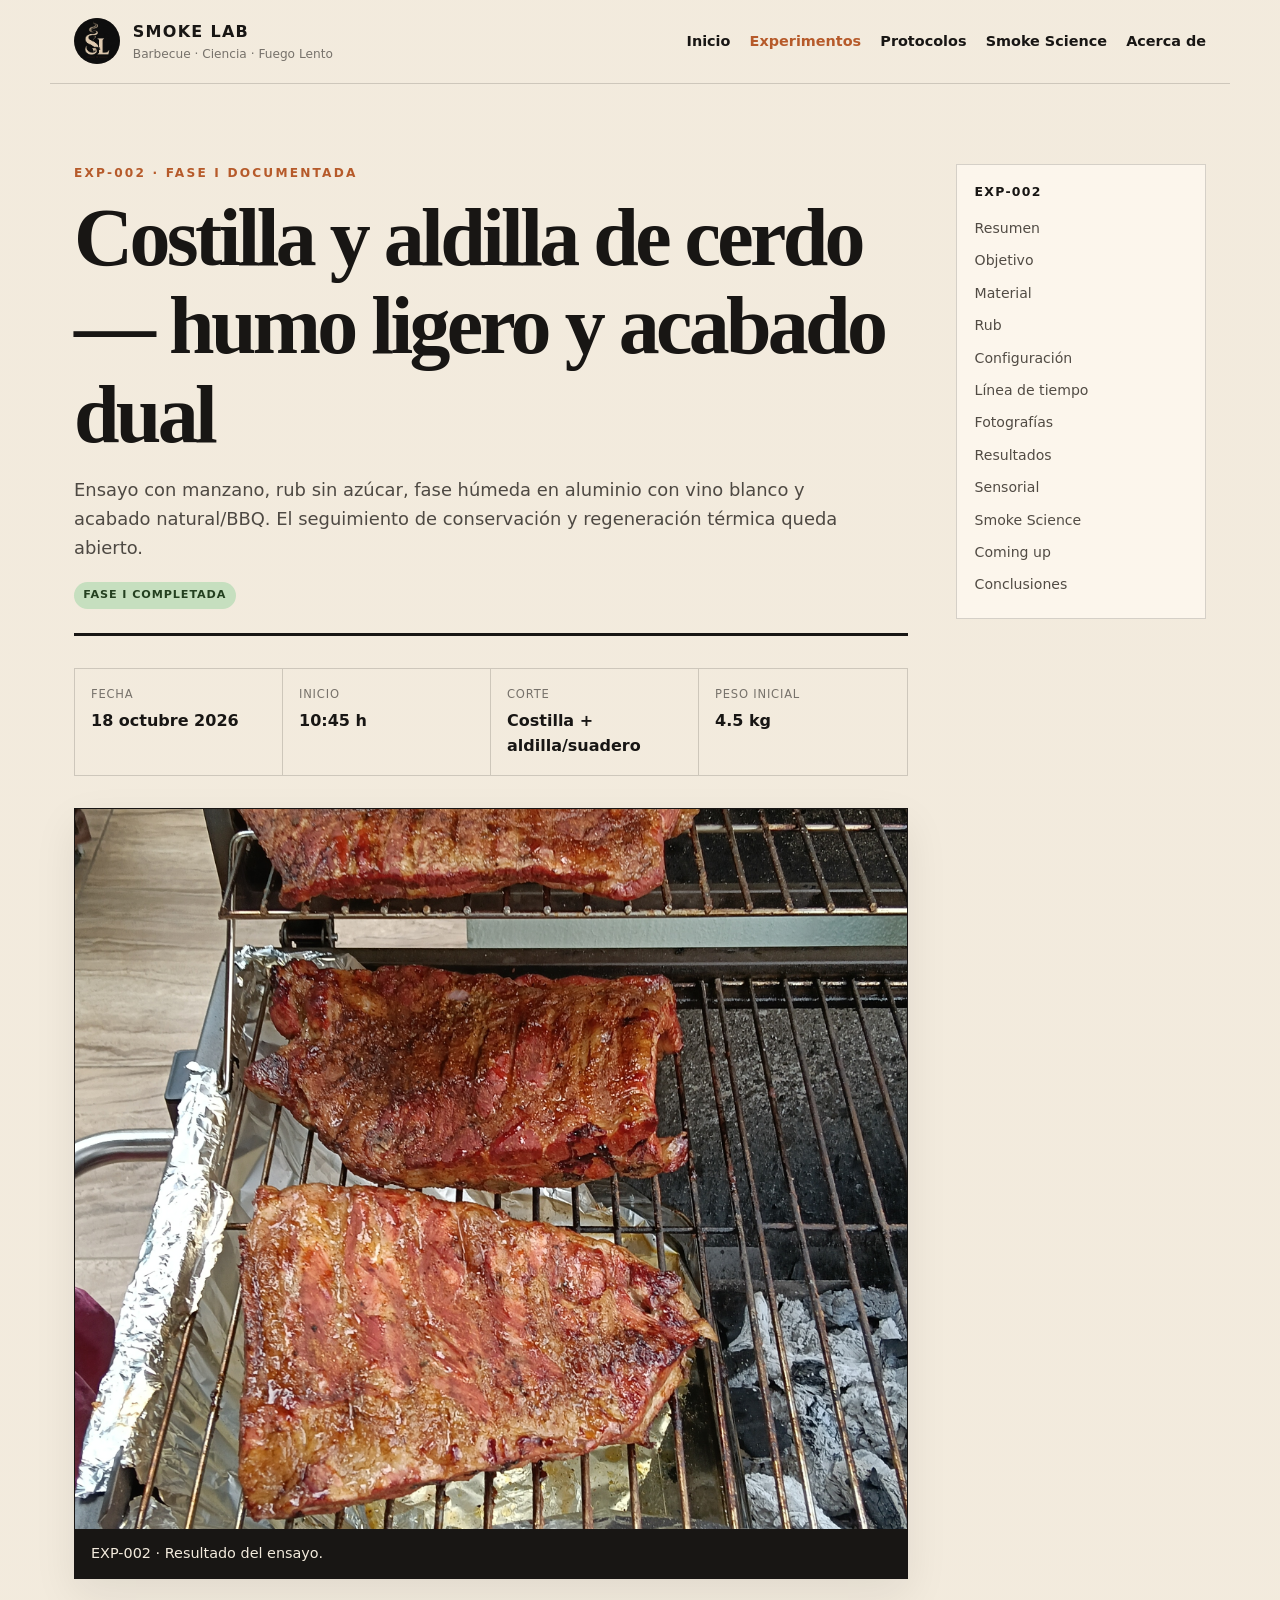
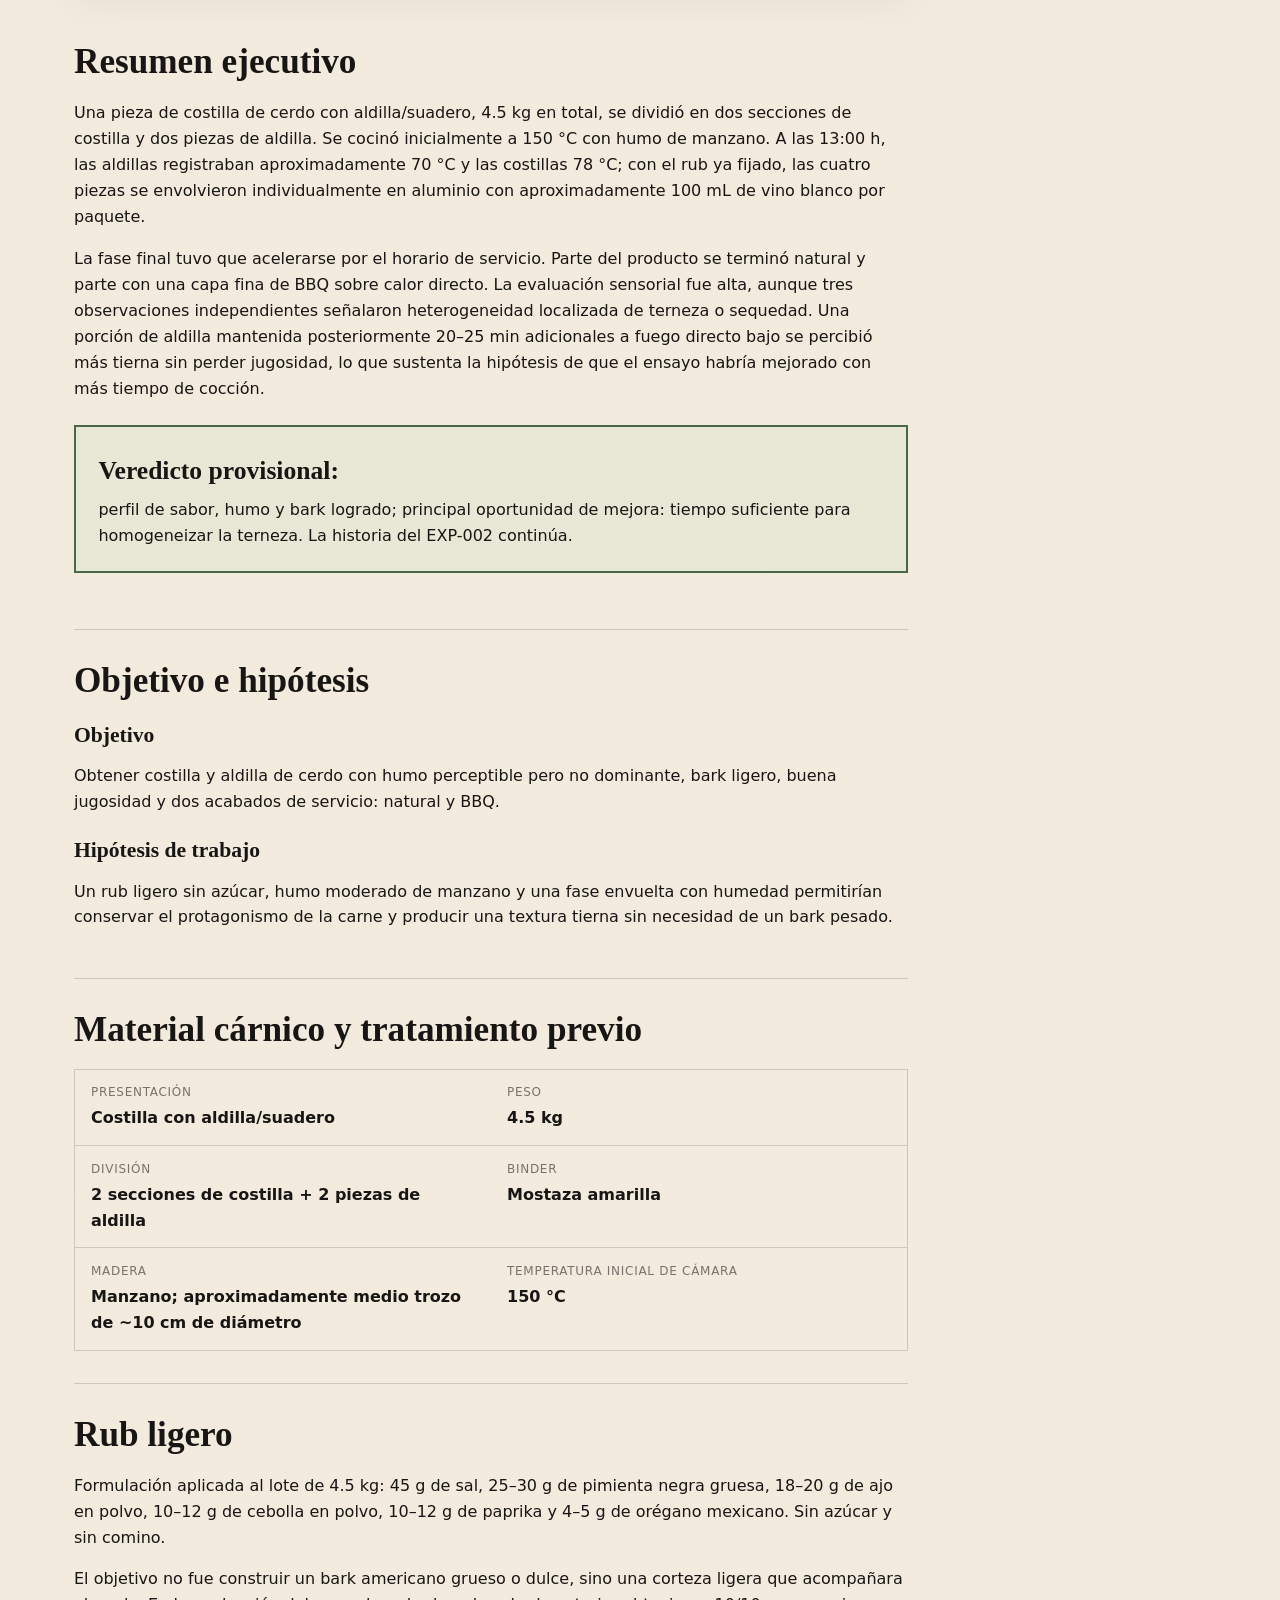
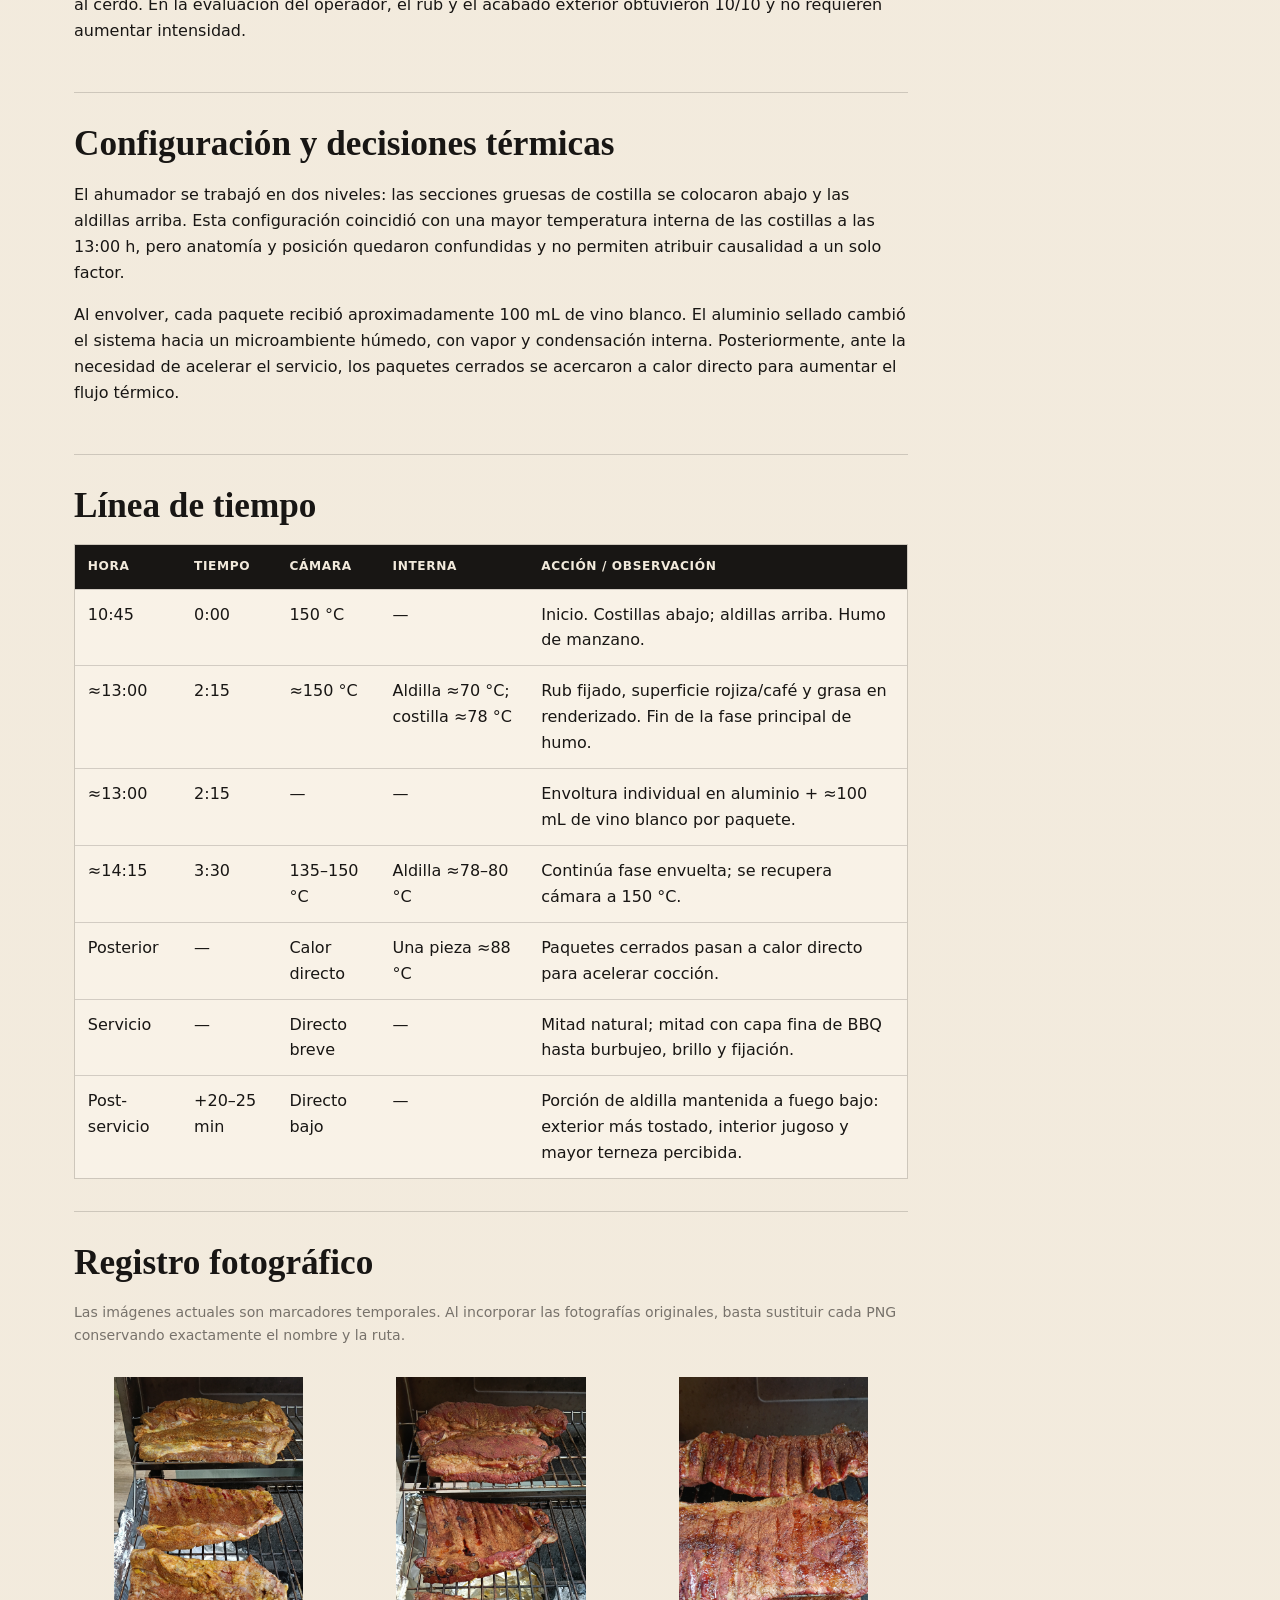
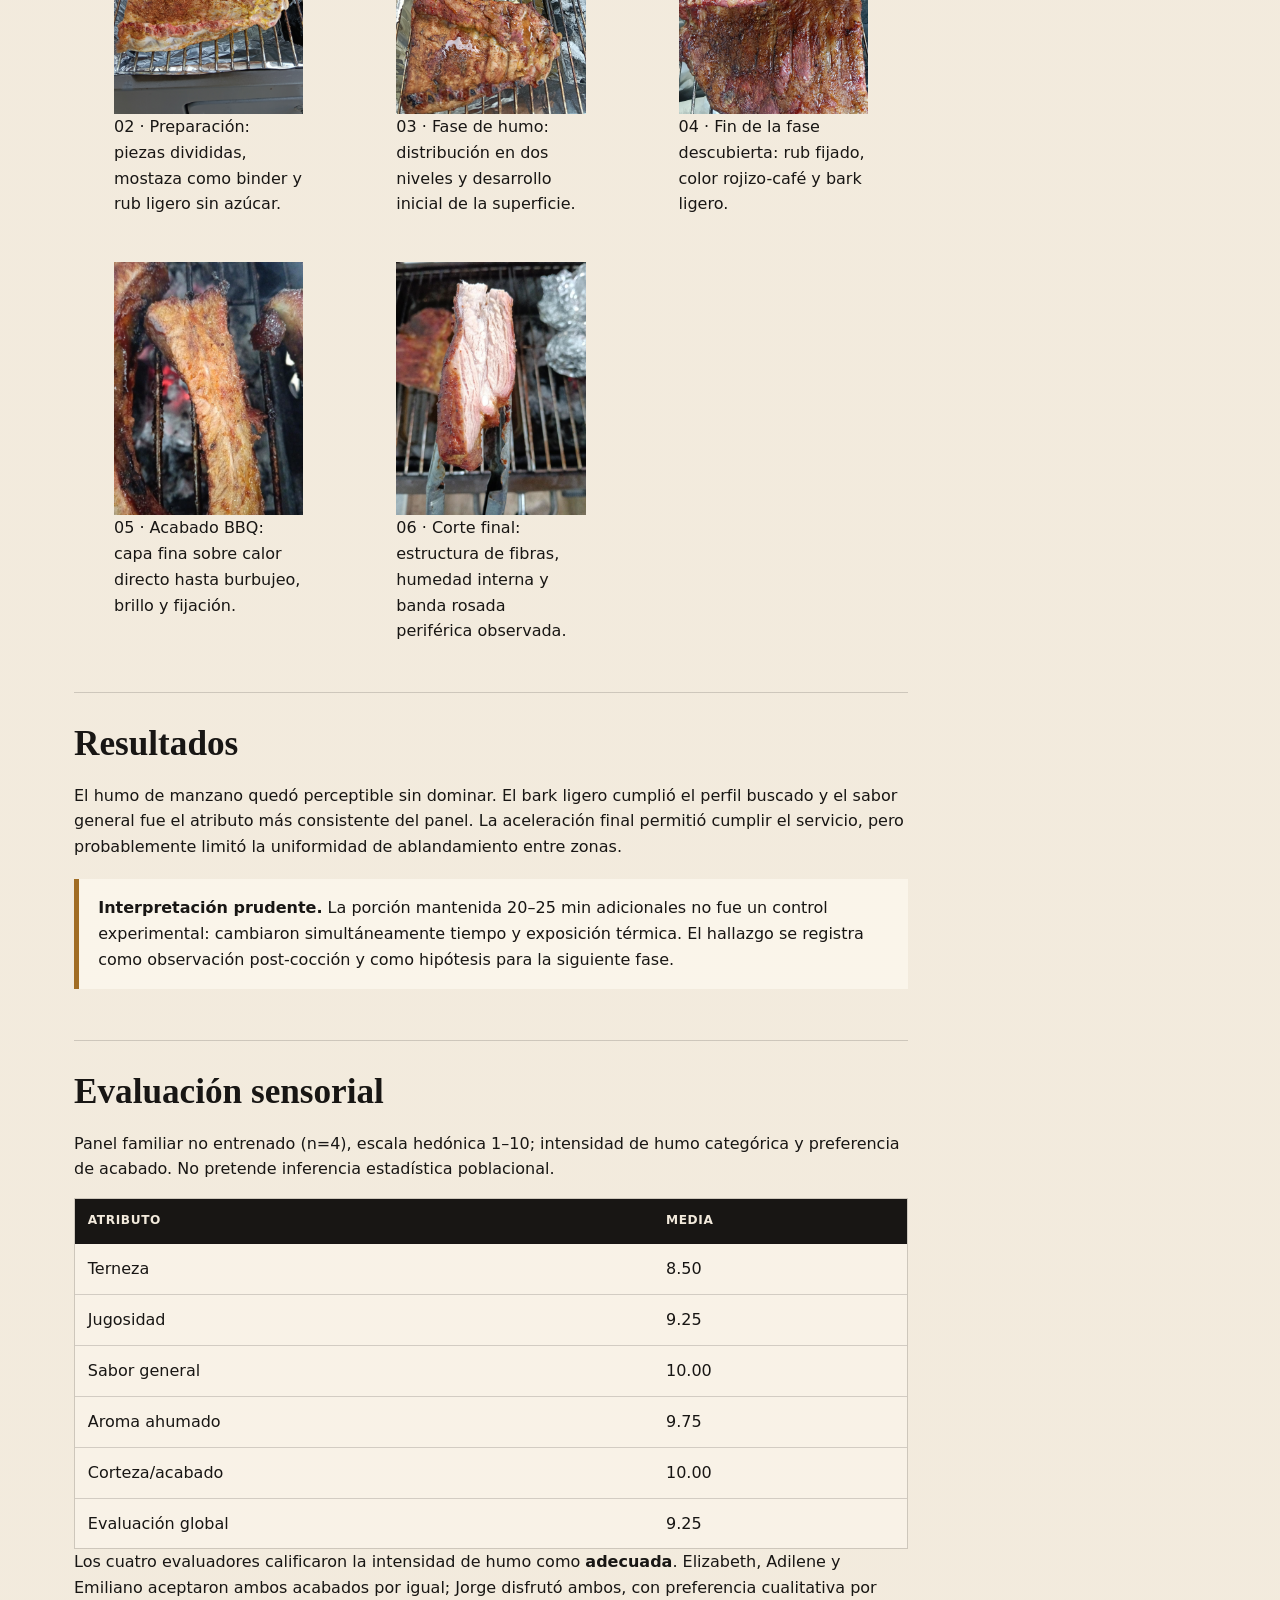
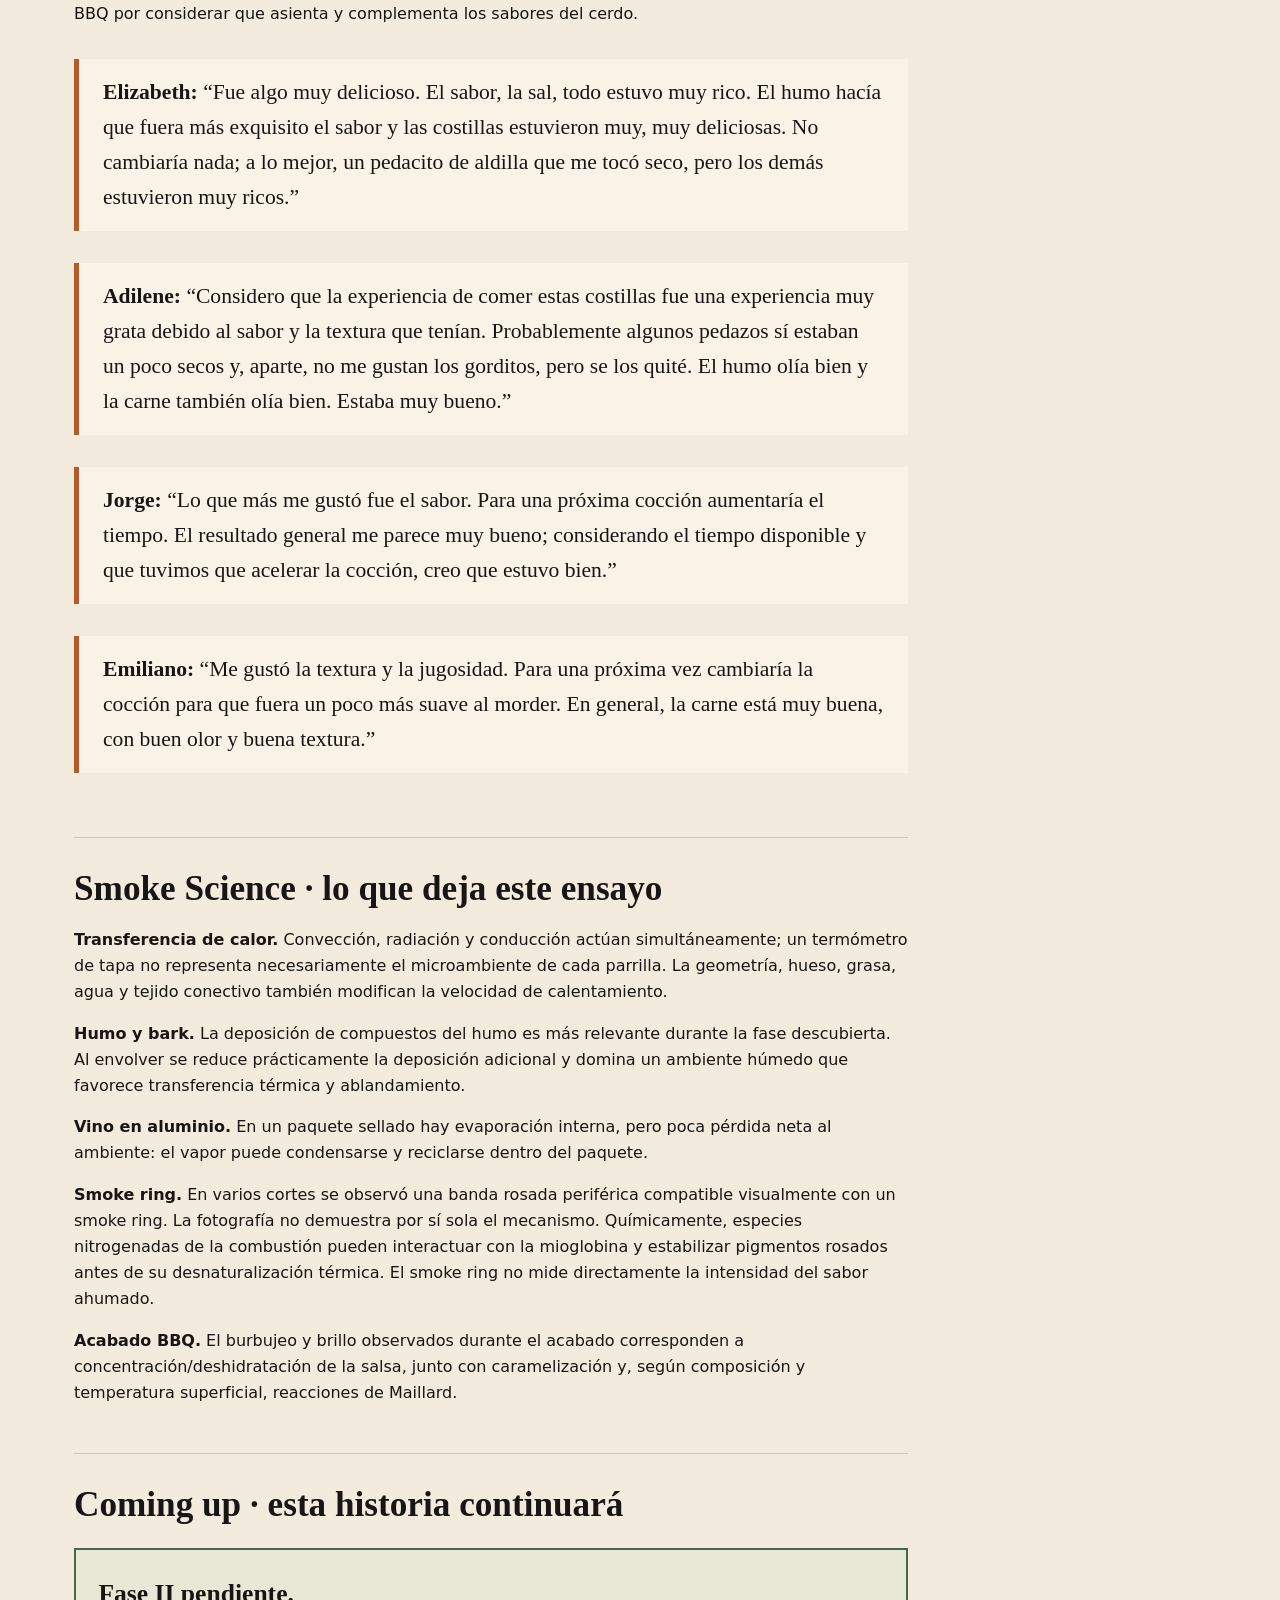
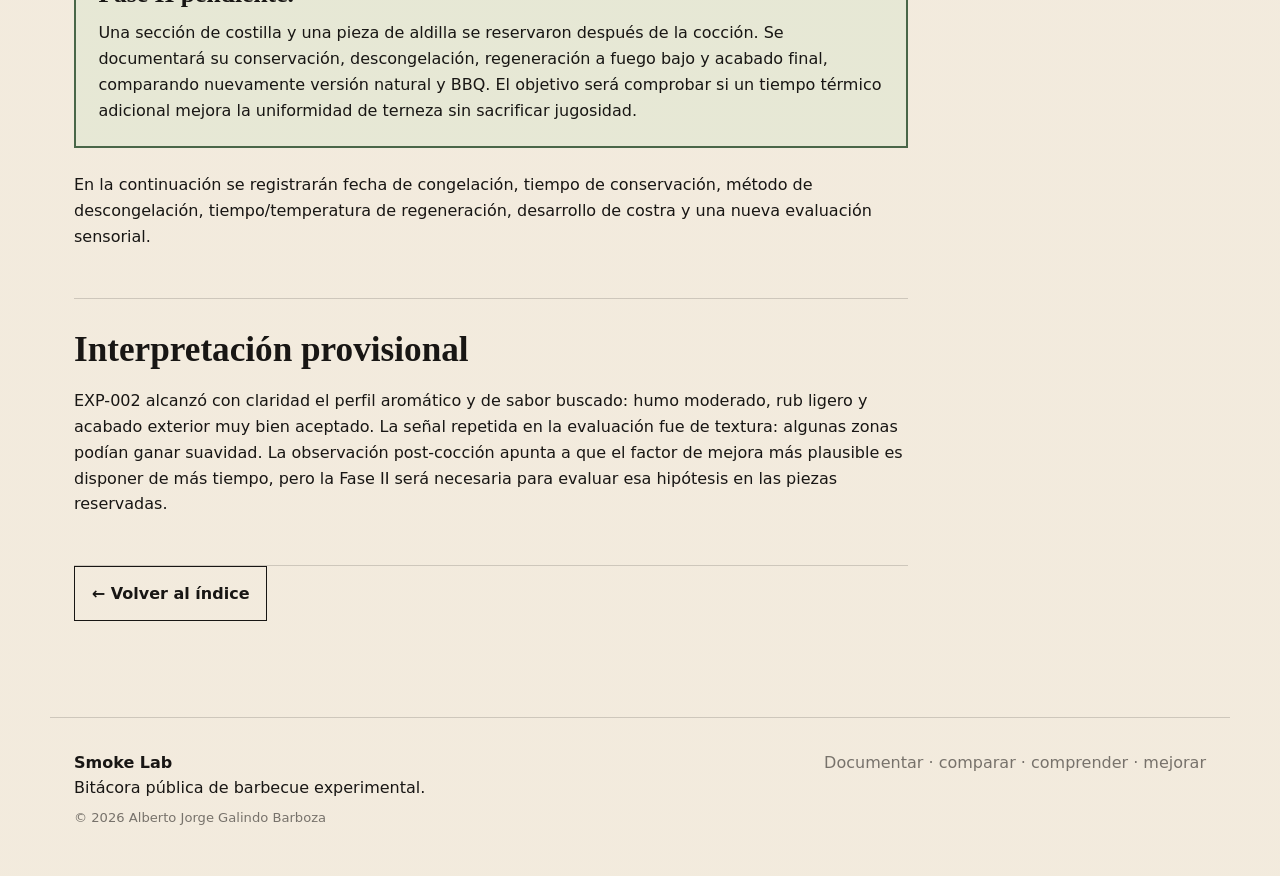
<file: experiments/exp-002-costilla-aldilla.html>
<!doctype html>
<html lang="es"><head><meta charset="utf-8"><meta name="viewport" content="width=device-width, initial-scale=1"><title>EXP-002 · Costilla y aldilla de cerdo | Smoke Lab</title><meta name="description" content="Costilla y aldilla de cerdo ahumadas con manzano, rub ligero, fase envuelta con vino blanco y evaluación sensorial familiar."><meta name="author" content="Alberto Jorge Galindo Barboza"><link rel="icon" type="image/png" sizes="128x128" href="favicon.png"><link rel="stylesheet" href="../assets/css/main.css"></head><body>
<header class="site-header"><a class="brand" href="../index.html"><span class="brand-mark"><img src="../assets/img/branding/SmokeLab-Logo.png" alt="Smoke Lab Logo"></span><span class="brand-copy"><strong>Smoke Lab</strong><small>Barbecue · Ciencia · Fuego Lento</small></span></a><button class="nav-toggle" type="button" aria-expanded="false" aria-controls="main-nav">Menú</button><nav class="main-nav" id="main-nav"><a href="../index.html">Inicio</a><a href="index.html" aria-current="page">Experimentos</a><a href="../protocols/index.html">Protocolos</a><a href="../science/index.html">Smoke Science</a><a href="../about/index.html">Acerca de</a></nav></header>
<main class="page"><div class="record-shell"><article class="record-main">
<header class="record-header"><p class="eyebrow">EXP-002 · Fase I documentada</p><h1>Costilla y aldilla de cerdo — humo ligero y acabado dual</h1><p class="record-subtitle">Ensayo con manzano, rub sin azúcar, fase húmeda en aluminio con vino blanco y acabado natural/BBQ. El seguimiento de conservación y regeneración térmica queda abierto.</p><span class="status completed">Fase I completada</span></header>
<dl class="record-grid"><div><dt>Fecha</dt><dd>18 octubre 2026</dd></div><div><dt>Inicio</dt><dd>10:45 h</dd></div><div><dt>Corte</dt><dd>Costilla + aldilla/suadero</dd></div><div><dt>Peso inicial</dt><dd>4.5 kg</dd></div></dl>
<figure class="hero-photo"><img src="../assets/img/experiments/exp-002/01-hero-placeholder.png" alt="EXP-002: costilla y aldilla de cerdo ahumadas"><figcaption>EXP-002 · Resultado del ensayo.</figcaption></figure>
<section class="record-section" id="resumen"><h2>Resumen ejecutivo</h2><p>Una pieza de costilla de cerdo con aldilla/suadero, 4.5 kg en total, se dividió en dos secciones de costilla y dos piezas de aldilla. Se cocinó inicialmente a 150 °C con humo de manzano. A las 13:00 h, las aldillas registraban aproximadamente 70 °C y las costillas 78 °C; con el rub ya fijado, las cuatro piezas se envolvieron individualmente en aluminio con aproximadamente 100 mL de vino blanco por paquete.</p><p>La fase final tuvo que acelerarse por el horario de servicio. Parte del producto se terminó natural y parte con una capa fina de BBQ sobre calor directo. La evaluación sensorial fue alta, aunque tres observaciones independientes señalaron heterogeneidad localizada de terneza o sequedad. Una porción de aldilla mantenida posteriormente 20–25 min adicionales a fuego directo bajo se percibió más tierna sin perder jugosidad, lo que sustenta la hipótesis de que el ensayo habría mejorado con más tiempo de cocción.</p><div class="verdict"><strong>Veredicto provisional:</strong> perfil de sabor, humo y bark logrado; principal oportunidad de mejora: tiempo suficiente para homogeneizar la terneza. La historia del EXP-002 continúa.</div></section>
<section class="record-section" id="objetivo"><h2>Objetivo e hipótesis</h2><h3>Objetivo</h3><p>Obtener costilla y aldilla de cerdo con humo perceptible pero no dominante, bark ligero, buena jugosidad y dos acabados de servicio: natural y BBQ.</p><h3>Hipótesis de trabajo</h3><p>Un rub ligero sin azúcar, humo moderado de manzano y una fase envuelta con humedad permitirían conservar el protagonismo de la carne y producir una textura tierna sin necesidad de un bark pesado.</p></section>
<section class="record-section" id="material"><h2>Material cárnico y tratamiento previo</h2><dl class="data-list"><div><dt>Presentación</dt><dd>Costilla con aldilla/suadero</dd></div><div><dt>Peso</dt><dd>4.5 kg</dd></div><div><dt>División</dt><dd>2 secciones de costilla + 2 piezas de aldilla</dd></div><div><dt>Binder</dt><dd>Mostaza amarilla</dd></div><div><dt>Madera</dt><dd>Manzano; aproximadamente medio trozo de ~10 cm de diámetro</dd></div><div><dt>Temperatura inicial de cámara</dt><dd>150 °C</dd></div></dl></section>
<section class="record-section" id="rub"><h2>Rub ligero</h2><p>Formulación aplicada al lote de 4.5 kg: 45 g de sal, 25–30 g de pimienta negra gruesa, 18–20 g de ajo en polvo, 10–12 g de cebolla en polvo, 10–12 g de paprika y 4–5 g de orégano mexicano. Sin azúcar y sin comino.</p><p>El objetivo no fue construir un bark americano grueso o dulce, sino una corteza ligera que acompañara al cerdo. En la evaluación del operador, el rub y el acabado exterior obtuvieron 10/10 y no requieren aumentar intensidad.</p></section>
<section class="record-section" id="equipo"><h2>Configuración y decisiones térmicas</h2><p>El ahumador se trabajó en dos niveles: las secciones gruesas de costilla se colocaron abajo y las aldillas arriba. Esta configuración coincidió con una mayor temperatura interna de las costillas a las 13:00 h, pero anatomía y posición quedaron confundidas y no permiten atribuir causalidad a un solo factor.</p><p>Al envolver, cada paquete recibió aproximadamente 100 mL de vino blanco. El aluminio sellado cambió el sistema hacia un microambiente húmedo, con vapor y condensación interna. Posteriormente, ante la necesidad de acelerar el servicio, los paquetes cerrados se acercaron a calor directo para aumentar el flujo térmico.</p></section>
<section class="record-section" id="cronologia"><h2>Línea de tiempo</h2><div class="table-wrap"><table><thead><tr><th>Hora</th><th>Tiempo</th><th>Cámara</th><th>Interna</th><th>Acción / observación</th></tr></thead><tbody><tr><td>10:45</td><td>0:00</td><td>150 °C</td><td>—</td><td>Inicio. Costillas abajo; aldillas arriba. Humo de manzano.</td></tr><tr><td>≈13:00</td><td>2:15</td><td>≈150 °C</td><td>Aldilla ≈70 °C; costilla ≈78 °C</td><td>Rub fijado, superficie rojiza/café y grasa en renderizado. Fin de la fase principal de humo.</td></tr><tr><td>≈13:00</td><td>2:15</td><td>—</td><td>—</td><td>Envoltura individual en aluminio + ≈100 mL de vino blanco por paquete.</td></tr><tr><td>≈14:15</td><td>3:30</td><td>135–150 °C</td><td>Aldilla ≈78–80 °C</td><td>Continúa fase envuelta; se recupera cámara a 150 °C.</td></tr><tr><td>Posterior</td><td>—</td><td>Calor directo</td><td>Una pieza ≈88 °C</td><td>Paquetes cerrados pasan a calor directo para acelerar cocción.</td></tr><tr><td>Servicio</td><td>—</td><td>Directo breve</td><td>—</td><td>Mitad natural; mitad con capa fina de BBQ hasta burbujeo, brillo y fijación.</td></tr><tr><td>Post-servicio</td><td>+20–25 min</td><td>Directo bajo</td><td>—</td><td>Porción de aldilla mantenida a fuego bajo: exterior más tostado, interior jugoso y mayor terneza percibida.</td></tr></tbody></table></div></section>
<section class="record-section" id="fotografias"><h2>Registro fotográfico</h2><p class="small-note">Las imágenes actuales son marcadores temporales. Al incorporar las fotografías originales, basta sustituir cada PNG conservando exactamente el nombre y la ruta.</p><div class="gallery-placeholder"><figure><img src="../assets/img/experiments/exp-002/02-preparacion.png" alt="Preparación de costilla y aldilla con binder y rub"><figcaption>02 · Preparación: piezas divididas, mostaza como binder y rub ligero sin azúcar.</figcaption></figure><figure><img src="../assets/img/experiments/exp-002/03-ahumado.png" alt="Costilla y aldilla durante la fase de ahumado con manzano"><figcaption>03 · Fase de humo: distribución en dos niveles y desarrollo inicial de la superficie.</figcaption></figure><figure><img src="../assets/img/experiments/exp-002/04-bark.png" alt="Superficie de las piezas antes de envolver"><figcaption>04 · Fin de la fase descubierta: rub fijado, color rojizo-café y bark ligero.</figcaption></figure><figure><img src="../assets/img/experiments/exp-002/05-bbq.png" alt="Acabado BBQ sobre calor directo"><figcaption>05 · Acabado BBQ: capa fina sobre calor directo hasta burbujeo, brillo y fijación.</figcaption></figure><figure><img src="../assets/img/experiments/exp-002/06-corte-final.png" alt="Corte final de aldilla mostrando fibras y jugosidad"><figcaption>06 · Corte final: estructura de fibras, humedad interna y banda rosada periférica observada.</figcaption></figure></div></section>
<section class="record-section" id="resultados"><h2>Resultados</h2><p>El humo de manzano quedó perceptible sin dominar. El bark ligero cumplió el perfil buscado y el sabor general fue el atributo más consistente del panel. La aceleración final permitió cumplir el servicio, pero probablemente limitó la uniformidad de ablandamiento entre zonas.</p><div class="callout warning"><strong>Interpretación prudente.</strong> La porción mantenida 20–25 min adicionales no fue un control experimental: cambiaron simultáneamente tiempo y exposición térmica. El hallazgo se registra como observación post-cocción y como hipótesis para la siguiente fase.</div></section>
<section class="record-section" id="sensorial"><h2>Evaluación sensorial</h2><p>Panel familiar no entrenado (n=4), escala hedónica 1–10; intensidad de humo categórica y preferencia de acabado. No pretende inferencia estadística poblacional.</p><div class="table-wrap"><table><thead><tr><th>Atributo</th><th>Media</th></tr></thead><tbody><tr><td>Terneza</td><td>8.50</td></tr><tr><td>Jugosidad</td><td>9.25</td></tr><tr><td>Sabor general</td><td>10.00</td></tr><tr><td>Aroma ahumado</td><td>9.75</td></tr><tr><td>Corteza/acabado</td><td>10.00</td></tr><tr><td>Evaluación global</td><td>9.25</td></tr></tbody></table></div><p>Los cuatro evaluadores calificaron la intensidad de humo como <strong>adecuada</strong>. Elizabeth, Adilene y Emiliano aceptaron ambos acabados por igual; Jorge disfrutó ambos, con preferencia cualitativa por BBQ por considerar que asienta y complementa los sabores del cerdo.</p><blockquote><strong>Elizabeth:</strong> “Fue algo muy delicioso. El sabor, la sal, todo estuvo muy rico. El humo hacía que fuera más exquisito el sabor y las costillas estuvieron muy, muy deliciosas. No cambiaría nada; a lo mejor, un pedacito de aldilla que me tocó seco, pero los demás estuvieron muy ricos.”</blockquote><blockquote><strong>Adilene:</strong> “Considero que la experiencia de comer estas costillas fue una experiencia muy grata debido al sabor y la textura que tenían. Probablemente algunos pedazos sí estaban un poco secos y, aparte, no me gustan los gorditos, pero se los quité. El humo olía bien y la carne también olía bien. Estaba muy bueno.”</blockquote><blockquote><strong>Jorge:</strong> “Lo que más me gustó fue el sabor. Para una próxima cocción aumentaría el tiempo. El resultado general me parece muy bueno; considerando el tiempo disponible y que tuvimos que acelerar la cocción, creo que estuvo bien.”</blockquote><blockquote><strong>Emiliano:</strong> “Me gustó la textura y la jugosidad. Para una próxima vez cambiaría la cocción para que fuera un poco más suave al morder. En general, la carne está muy buena, con buen olor y buena textura.”</blockquote></section>
<section class="record-section" id="science"><h2>Smoke Science · lo que deja este ensayo</h2><p><strong>Transferencia de calor.</strong> Convección, radiación y conducción actúan simultáneamente; un termómetro de tapa no representa necesariamente el microambiente de cada parrilla. La geometría, hueso, grasa, agua y tejido conectivo también modifican la velocidad de calentamiento.</p><p><strong>Humo y bark.</strong> La deposición de compuestos del humo es más relevante durante la fase descubierta. Al envolver se reduce prácticamente la deposición adicional y domina un ambiente húmedo que favorece transferencia térmica y ablandamiento.</p><p><strong>Vino en aluminio.</strong> En un paquete sellado hay evaporación interna, pero poca pérdida neta al ambiente: el vapor puede condensarse y reciclarse dentro del paquete.</p><p><strong>Smoke ring.</strong> En varios cortes se observó una banda rosada periférica compatible visualmente con un smoke ring. La fotografía no demuestra por sí sola el mecanismo. Químicamente, especies nitrogenadas de la combustión pueden interactuar con la mioglobina y estabilizar pigmentos rosados antes de su desnaturalización térmica. El smoke ring no mide directamente la intensidad del sabor ahumado.</p><p><strong>Acabado BBQ.</strong> El burbujeo y brillo observados durante el acabado corresponden a concentración/deshidratación de la salsa, junto con caramelización y, según composición y temperatura superficial, reacciones de Maillard.</p></section>
<section class="record-section" id="continuara"><h2>Coming up · esta historia continuará</h2><div class="verdict"><strong>Fase II pendiente.</strong> Una sección de costilla y una pieza de aldilla se reservaron después de la cocción. Se documentará su conservación, descongelación, regeneración a fuego bajo y acabado final, comparando nuevamente versión natural y BBQ. El objetivo será comprobar si un tiempo térmico adicional mejora la uniformidad de terneza sin sacrificar jugosidad.</div><p>En la continuación se registrarán fecha de congelación, tiempo de conservación, método de descongelación, tiempo/temperatura de regeneración, desarrollo de costra y una nueva evaluación sensorial.</p></section>
<section class="record-section" id="conclusiones"><h2>Interpretación provisional</h2><p>EXP-002 alcanzó con claridad el perfil aromático y de sabor buscado: humo moderado, rub ligero y acabado exterior muy bien aceptado. La señal repetida en la evaluación fue de textura: algunas zonas podían ganar suavidad. La observación post-cocción apunta a que el factor de mejora más plausible es disponer de más tiempo, pero la Fase II será necesaria para evaluar esa hipótesis en las piezas reservadas.</p></section>
<p><a class="button" href="index.html">← Volver al índice</a></p></article><aside class="record-nav"><strong>EXP-002</strong><a href="#resumen">Resumen</a><a href="#objetivo">Objetivo</a><a href="#material">Material</a><a href="#rub">Rub</a><a href="#equipo">Configuración</a><a href="#cronologia">Línea de tiempo</a><a href="#fotografias">Fotografías</a><a href="#resultados">Resultados</a><a href="#sensorial">Sensorial</a><a href="#science">Smoke Science</a><a href="#continuara">Coming up</a><a href="#conclusiones">Conclusiones</a></aside></div></main>
<footer class="site-footer"><div><strong>Smoke Lab</strong><p>Bitácora pública de barbecue experimental.</p><p class="site-credit">© 2026 Alberto Jorge Galindo Barboza</p></div><p class="footer-motto">Documentar · comparar · comprender · mejorar</p></footer><script src="../assets/js/site.js"></script></body></html>
</file>
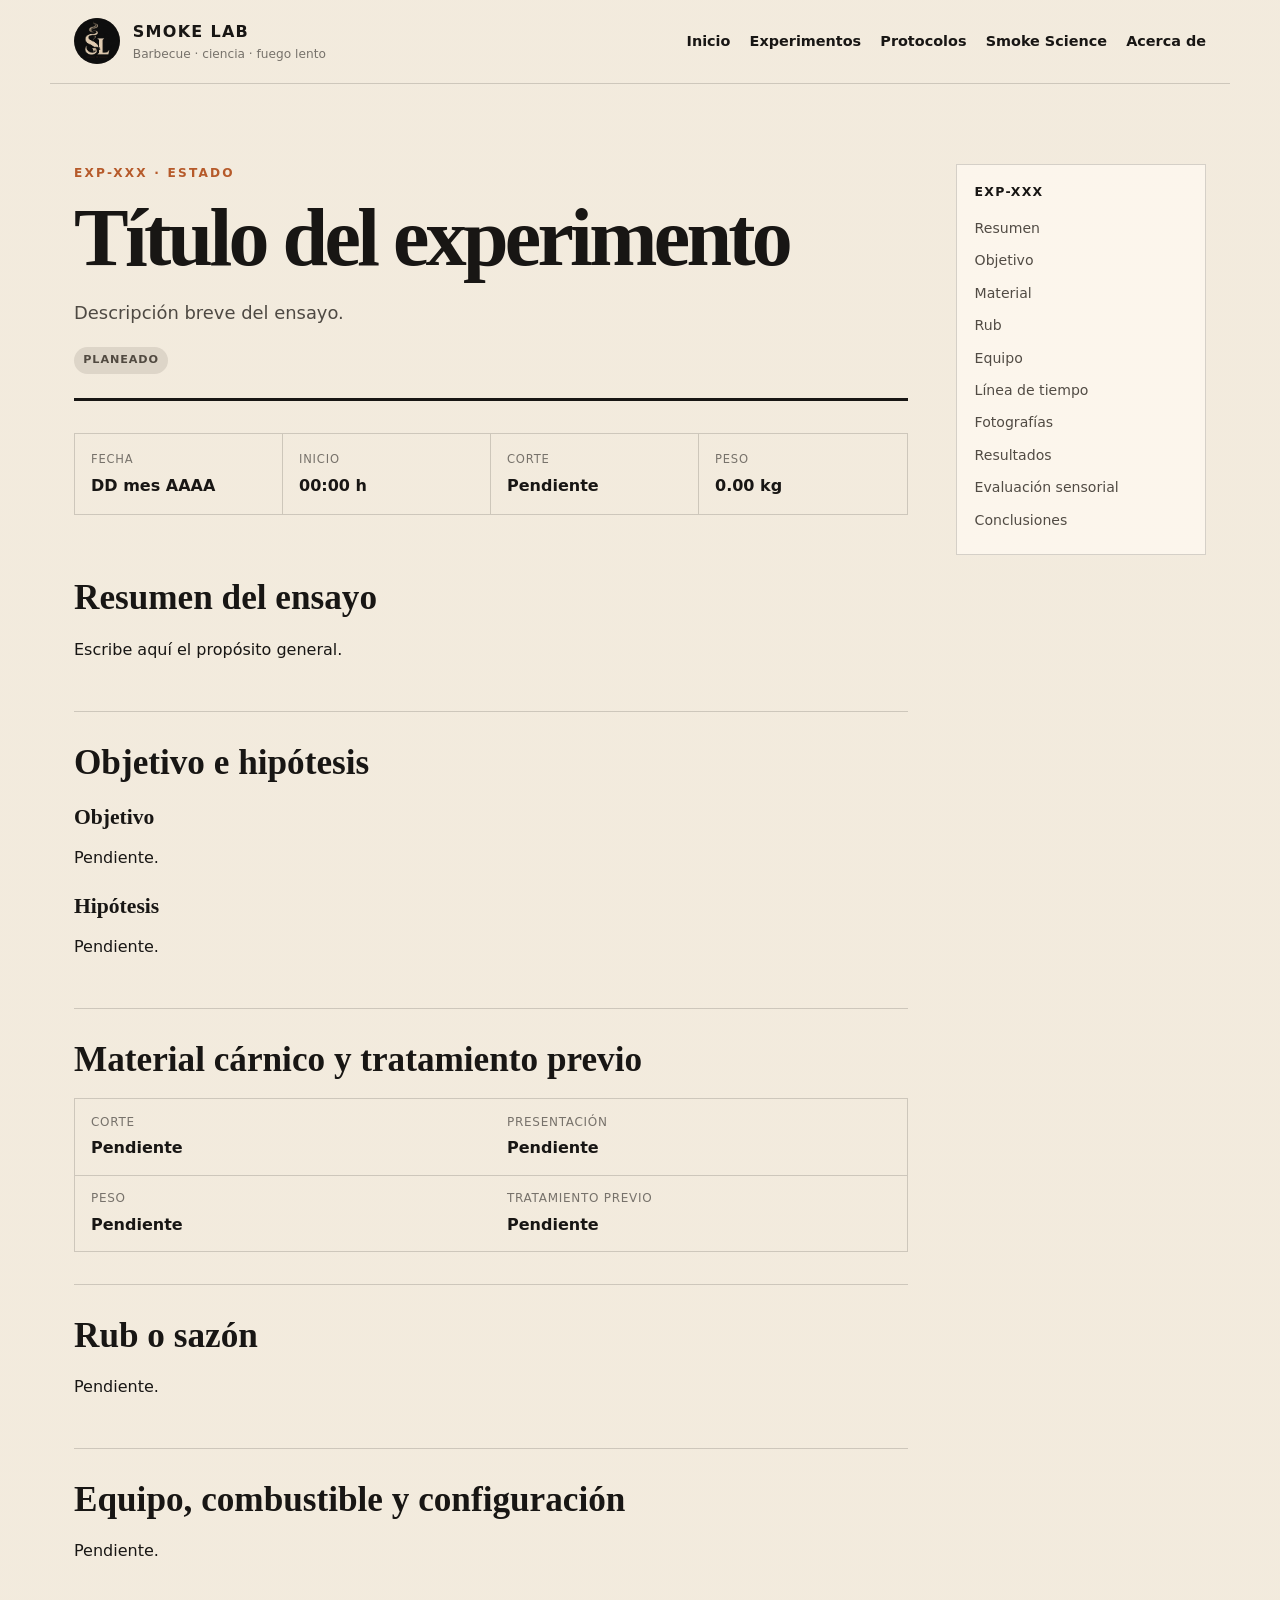
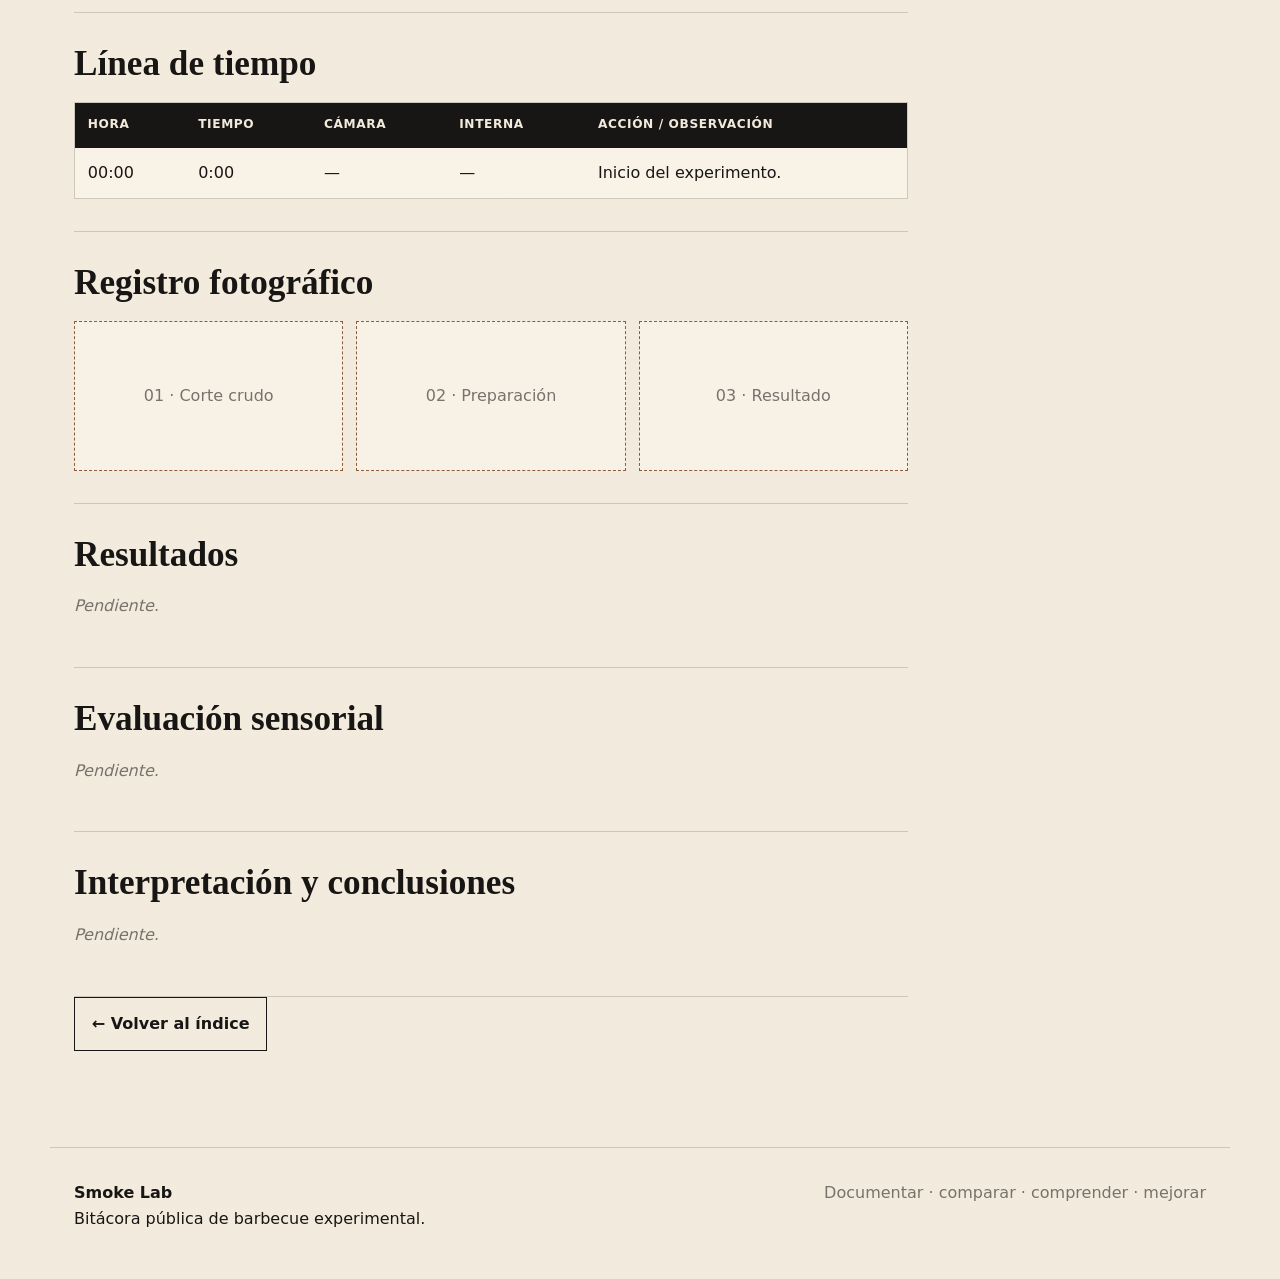
<file: experiments/experiment-template.html>
<!doctype html>
<html lang="es">
<head>
  <meta charset="utf-8">
  <meta name="viewport" content="width=device-width, initial-scale=1">
  <title>EXP-XXX · Título | Smoke Lab</title>
  <meta name="description" content="Descripción breve del experimento.">
  <!-- Favicon para la pestaña del navegador -->
  <link rel="icon" type="image/png" sizes="128x128" href="favicon.png">
  <link rel="stylesheet" href="../assets/css/main.css">
</head>
<body>

<header class="site-header">
  <a class="brand" href="../index.html" aria-label="Ir al inicio de Smoke Lab">
    <span class="brand-mark">
      <img src="../assets/img/branding/SmokeLab-Logo.png" alt="Smoke Lab Logo">
    </span>
    <span class="brand-copy">
      <strong>Smoke Lab</strong>
      <small>Barbecue · ciencia · fuego lento</small>
    </span>
  </a>

  <button class="nav-toggle" type="button" aria-expanded="false" aria-controls="main-nav">
    Menú
  </button>

  <nav class="main-nav" id="main-nav" aria-label="Navegación principal">
    <a href="../index.html">Inicio</a>
    <a href="../experiments/index.html">Experimentos</a>
    <a href="../protocols/index.html">Protocolos</a>
    <a href="../science/index.html">Smoke Science</a>
    <a href="../about/index.html">Acerca de</a>
  </nav>
</header>

<main class="page">
  <div class="record-shell">
    <article class="record-main">
      <header class="record-header">
        <p class="eyebrow">EXP-XXX · Estado</p>
        <h1>Título del experimento</h1>
        <p class="record-subtitle">Descripción breve del ensayo.</p>
        <span class="status planned">Planeado</span>
      </header>

      <dl class="record-grid">
        <div><dt>Fecha</dt><dd>DD mes AAAA</dd></div>
        <div><dt>Inicio</dt><dd>00:00 h</dd></div>
        <div><dt>Corte</dt><dd>Pendiente</dd></div>
        <div><dt>Peso</dt><dd>0.00 kg</dd></div>
      </dl>

      <section class="record-section" id="resumen">
        <h2>Resumen del ensayo</h2>
        <p>Escribe aquí el propósito general.</p>
      </section>

      <section class="record-section" id="objetivo">
        <h2>Objetivo e hipótesis</h2>
        <h3>Objetivo</h3>
        <p>Pendiente.</p>
        <h3>Hipótesis</h3>
        <p>Pendiente.</p>
      </section>

      <section class="record-section" id="material">
        <h2>Material cárnico y tratamiento previo</h2>
        <dl class="data-list">
          <div><dt>Corte</dt><dd>Pendiente</dd></div>
          <div><dt>Presentación</dt><dd>Pendiente</dd></div>
          <div><dt>Peso</dt><dd>Pendiente</dd></div>
          <div><dt>Tratamiento previo</dt><dd>Pendiente</dd></div>
        </dl>
      </section>

      <section class="record-section" id="rub">
        <h2>Rub o sazón</h2>
        <p>Pendiente.</p>
      </section>

      <section class="record-section" id="equipo">
        <h2>Equipo, combustible y configuración</h2>
        <p>Pendiente.</p>
      </section>

      <section class="record-section" id="cronologia">
        <h2>Línea de tiempo</h2>
        <div class="table-wrap">
          <table>
            <thead>
              <tr>
                <th>Hora</th>
                <th>Tiempo</th>
                <th>Cámara</th>
                <th>Interna</th>
                <th>Acción / observación</th>
              </tr>
            </thead>
            <tbody>
              <tr>
                <td>00:00</td>
                <td>0:00</td>
                <td>—</td>
                <td>—</td>
                <td>Inicio del experimento.</td>
              </tr>
            </tbody>
          </table>
        </div>
      </section>

      <section class="record-section" id="fotografias">
        <h2>Registro fotográfico</h2>
        <div class="gallery-placeholder">
          <div class="photo-slot">01 · Corte crudo</div>
          <div class="photo-slot">02 · Preparación</div>
          <div class="photo-slot">03 · Resultado</div>
        </div>
      </section>

      <section class="record-section" id="resultados">
        <h2>Resultados</h2>
        <p class="pending">Pendiente.</p>
      </section>

      <section class="record-section" id="sensorial">
        <h2>Evaluación sensorial</h2>
        <p class="pending">Pendiente.</p>
      </section>

      <section class="record-section" id="conclusiones">
        <h2>Interpretación y conclusiones</h2>
        <p class="pending">Pendiente.</p>
      </section>

      <p><a class="button" href="index.html">← Volver al índice</a></p>
    </article>

    <aside class="record-nav" aria-label="Índice del experimento">
      <strong>EXP-XXX</strong>
      <a href="#resumen">Resumen</a>
      <a href="#objetivo">Objetivo</a>
      <a href="#material">Material</a>
      <a href="#rub">Rub</a>
      <a href="#equipo">Equipo</a>
      <a href="#cronologia">Línea de tiempo</a>
      <a href="#fotografias">Fotografías</a>
      <a href="#resultados">Resultados</a>
      <a href="#sensorial">Evaluación sensorial</a>
      <a href="#conclusiones">Conclusiones</a>
    </aside>
  </div>
</main>

<footer class="site-footer">
  <div>
    <strong>Smoke Lab</strong>
    <p>Bitácora pública de barbecue experimental.</p>
  </div>
  <p class="footer-motto">Documentar · comparar · comprender · mejorar</p>
</footer>

<script src="../assets/js/site.js"></script>

</body>
</html>
</file>
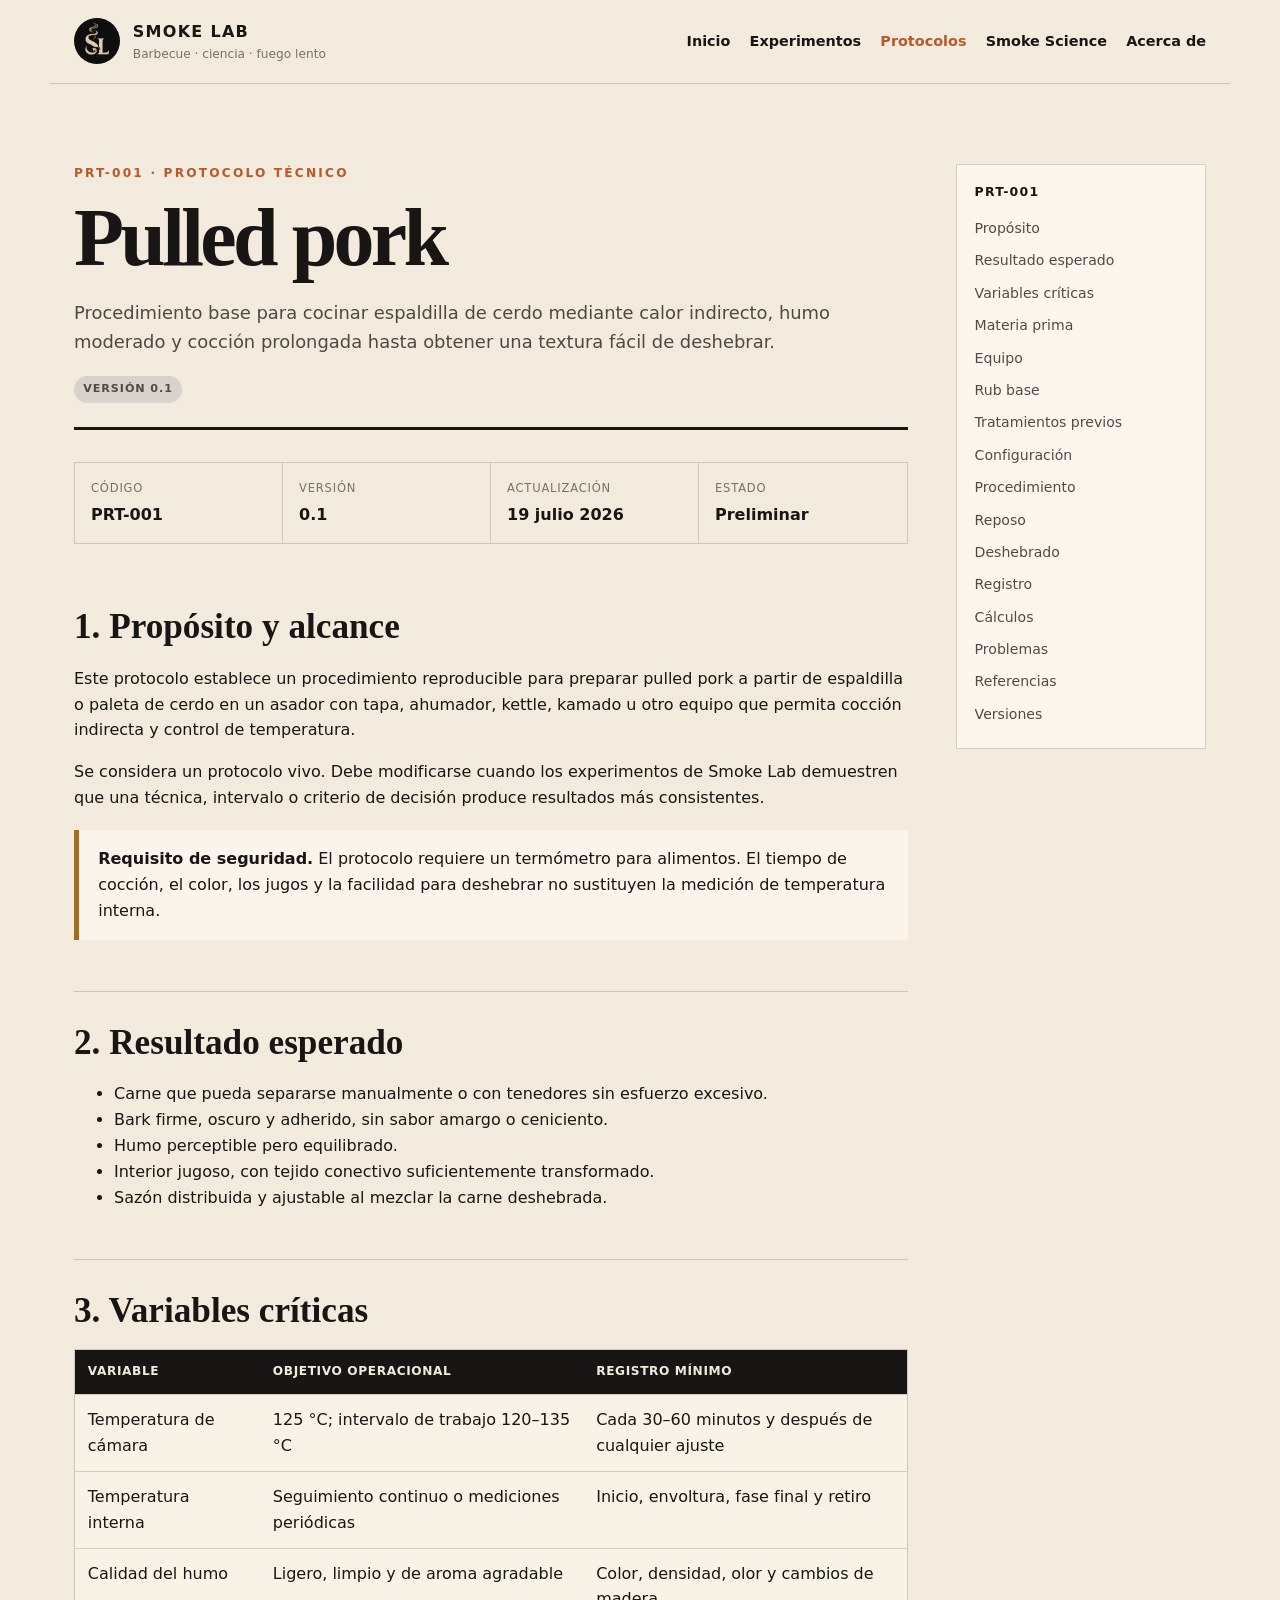
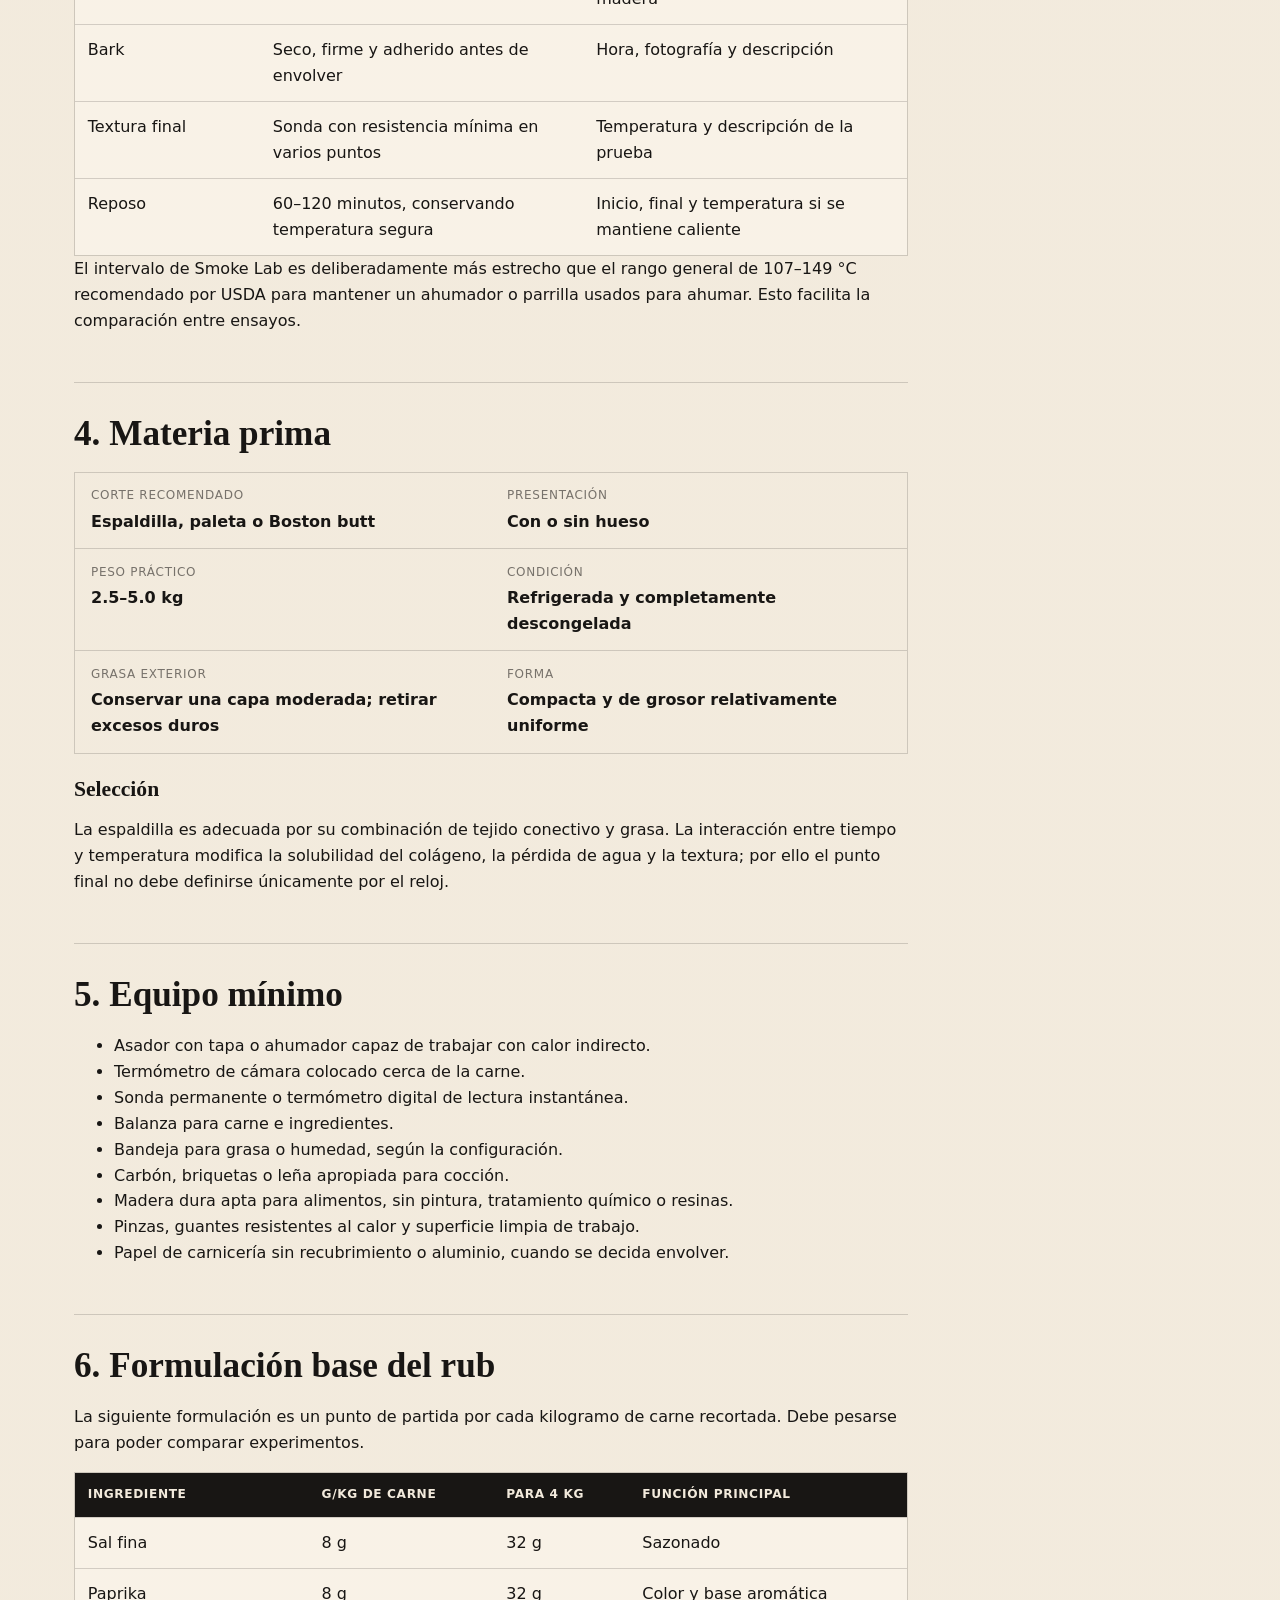
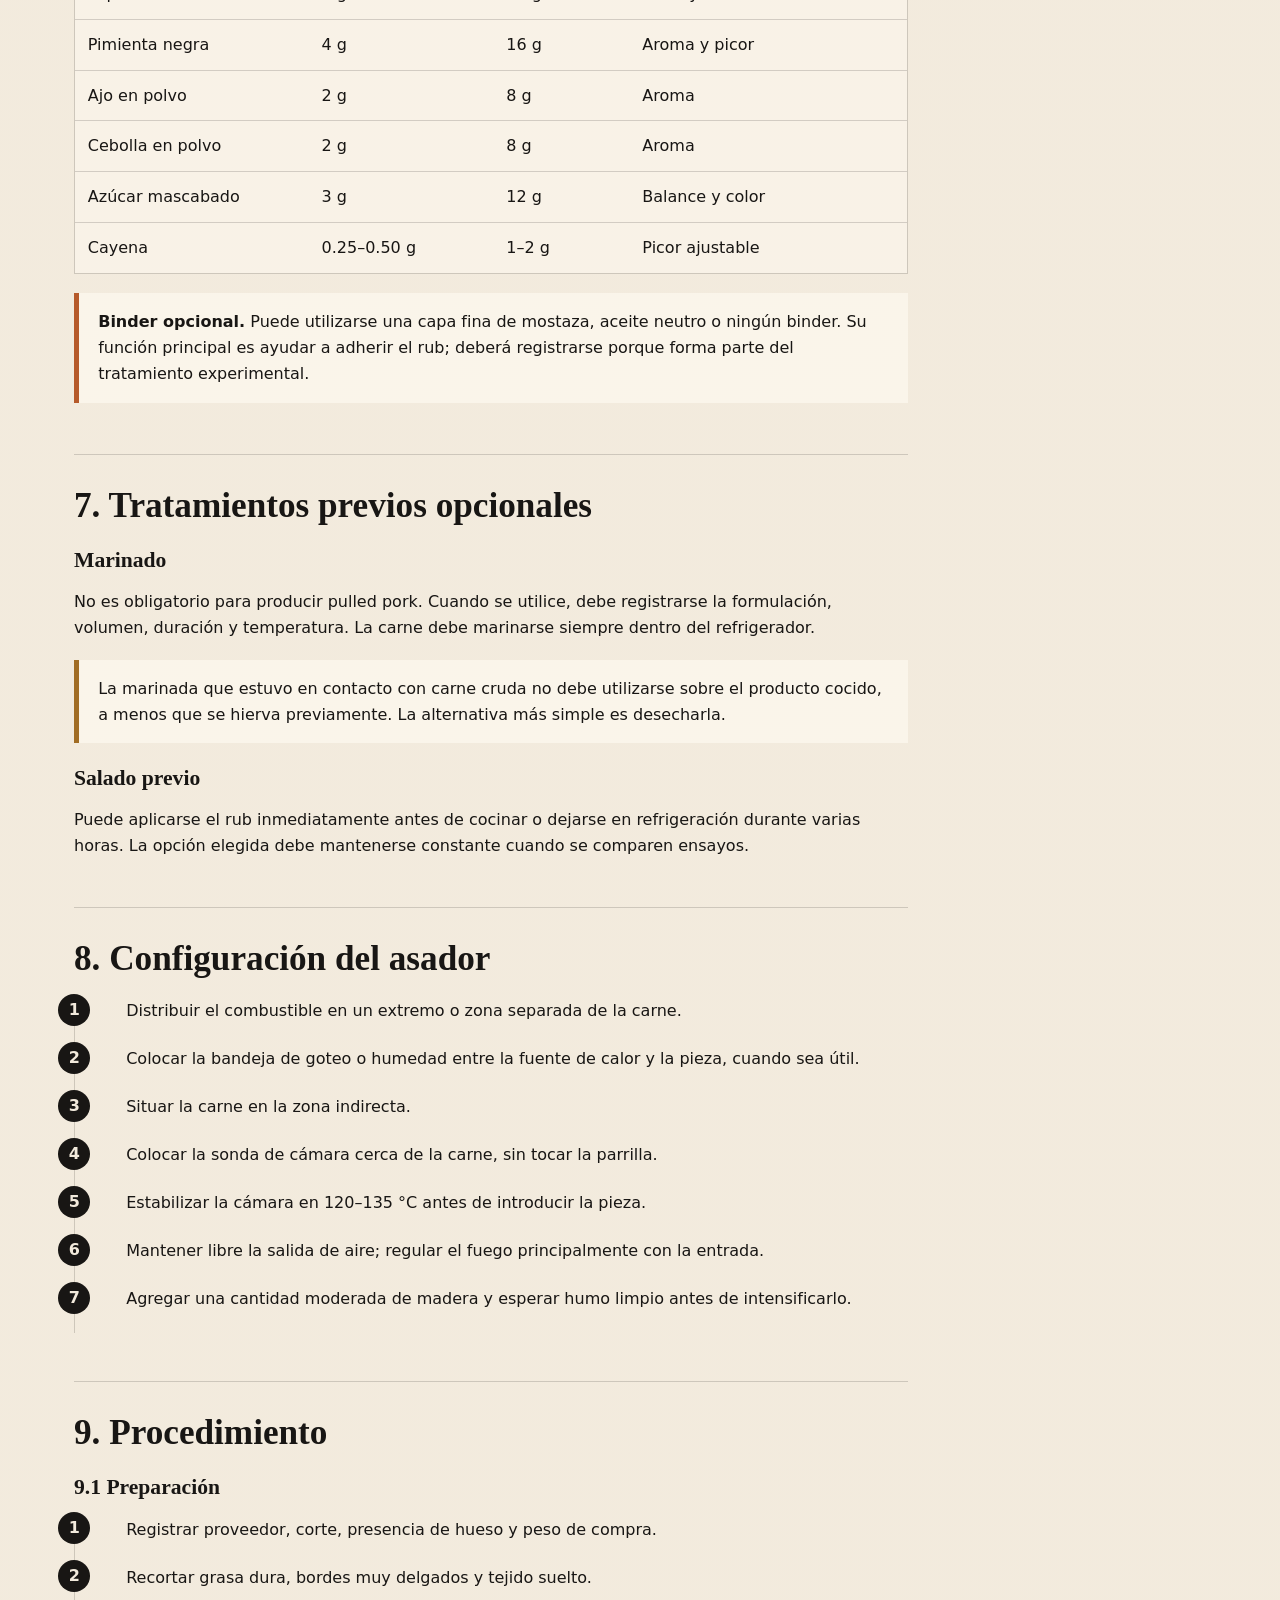
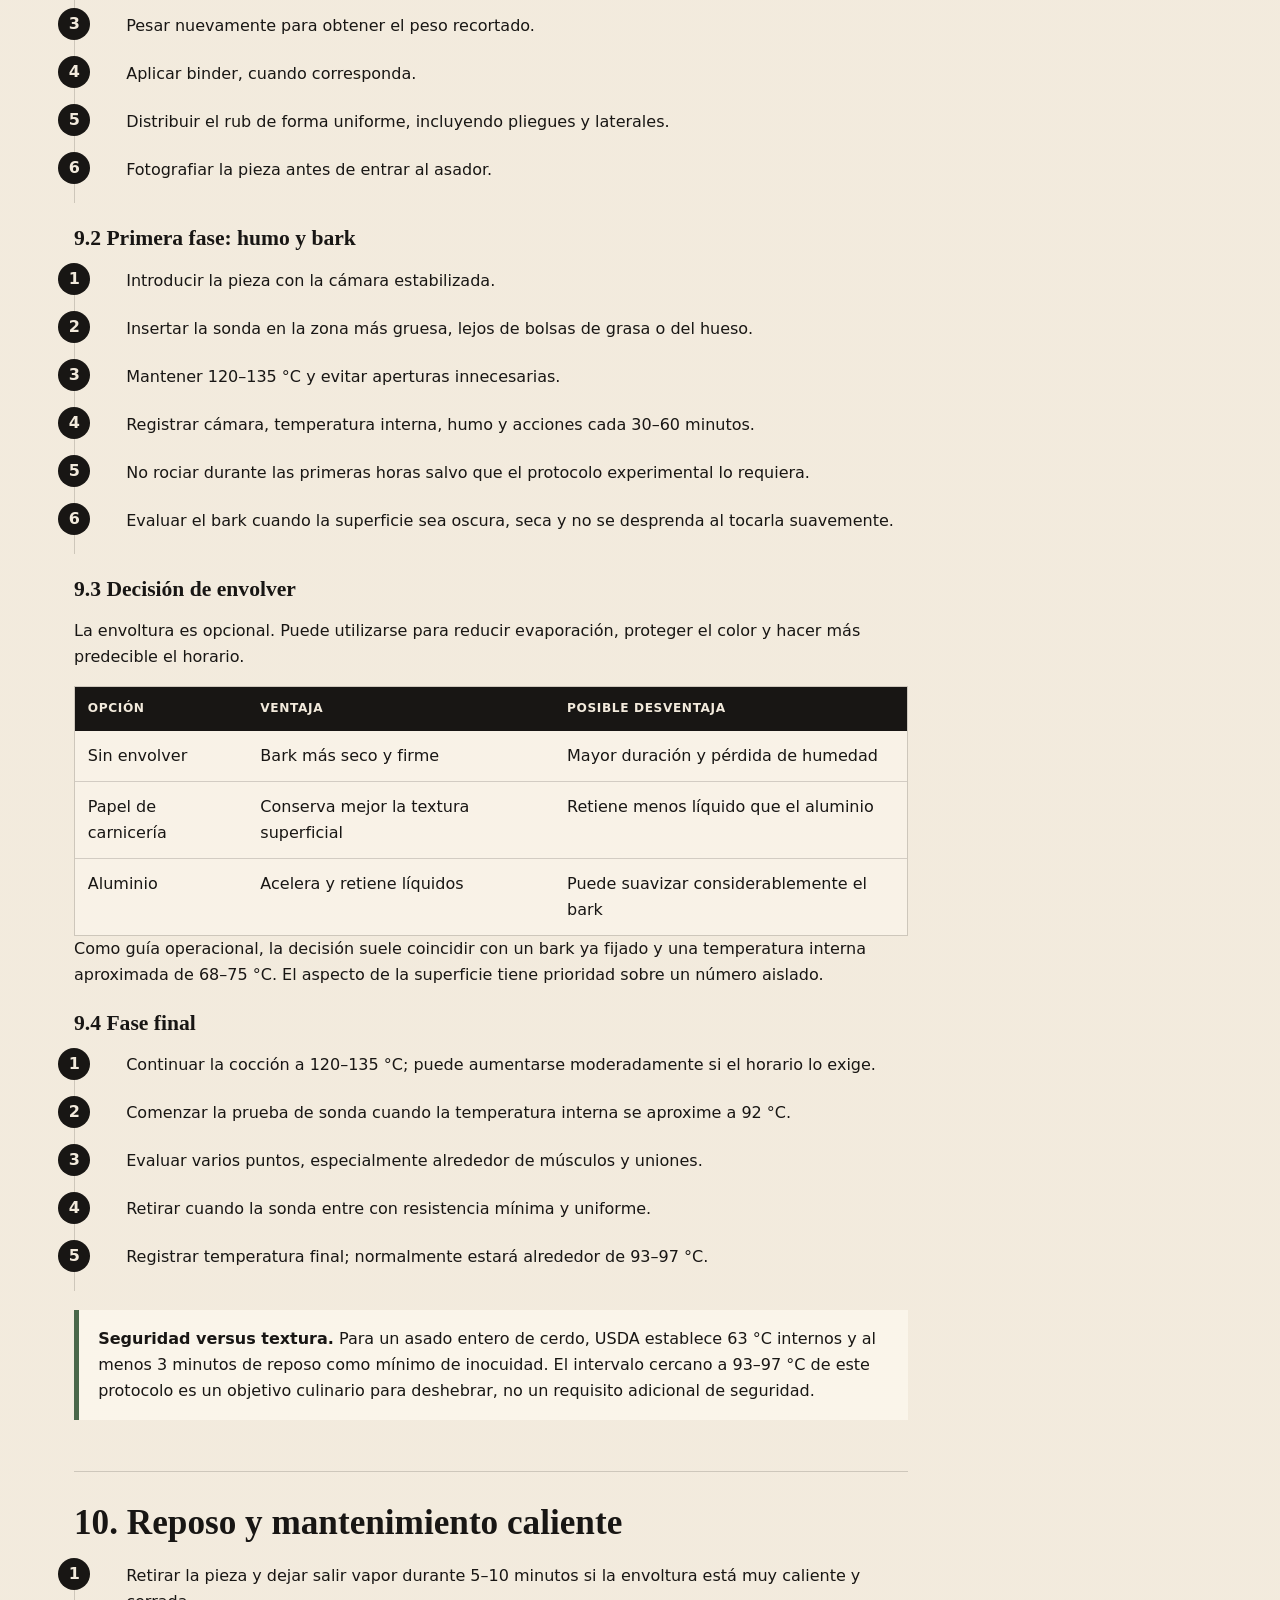
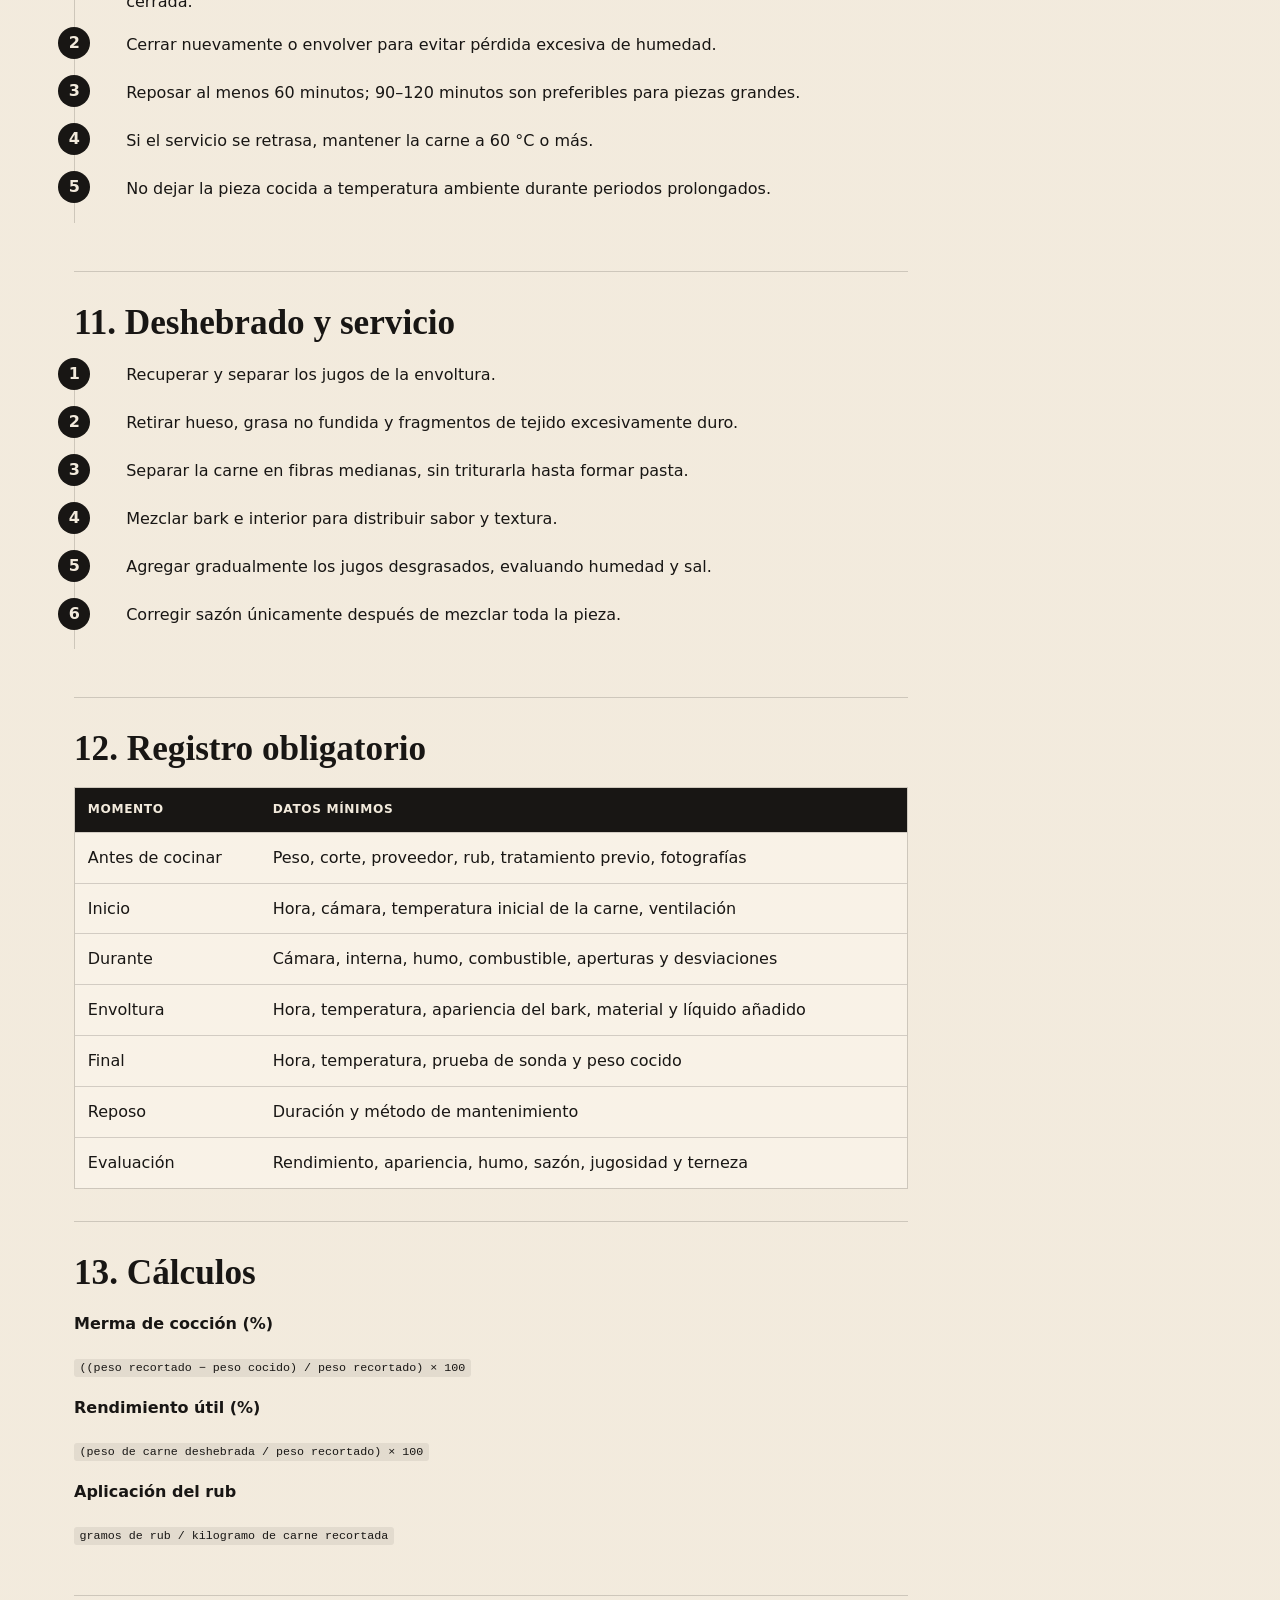
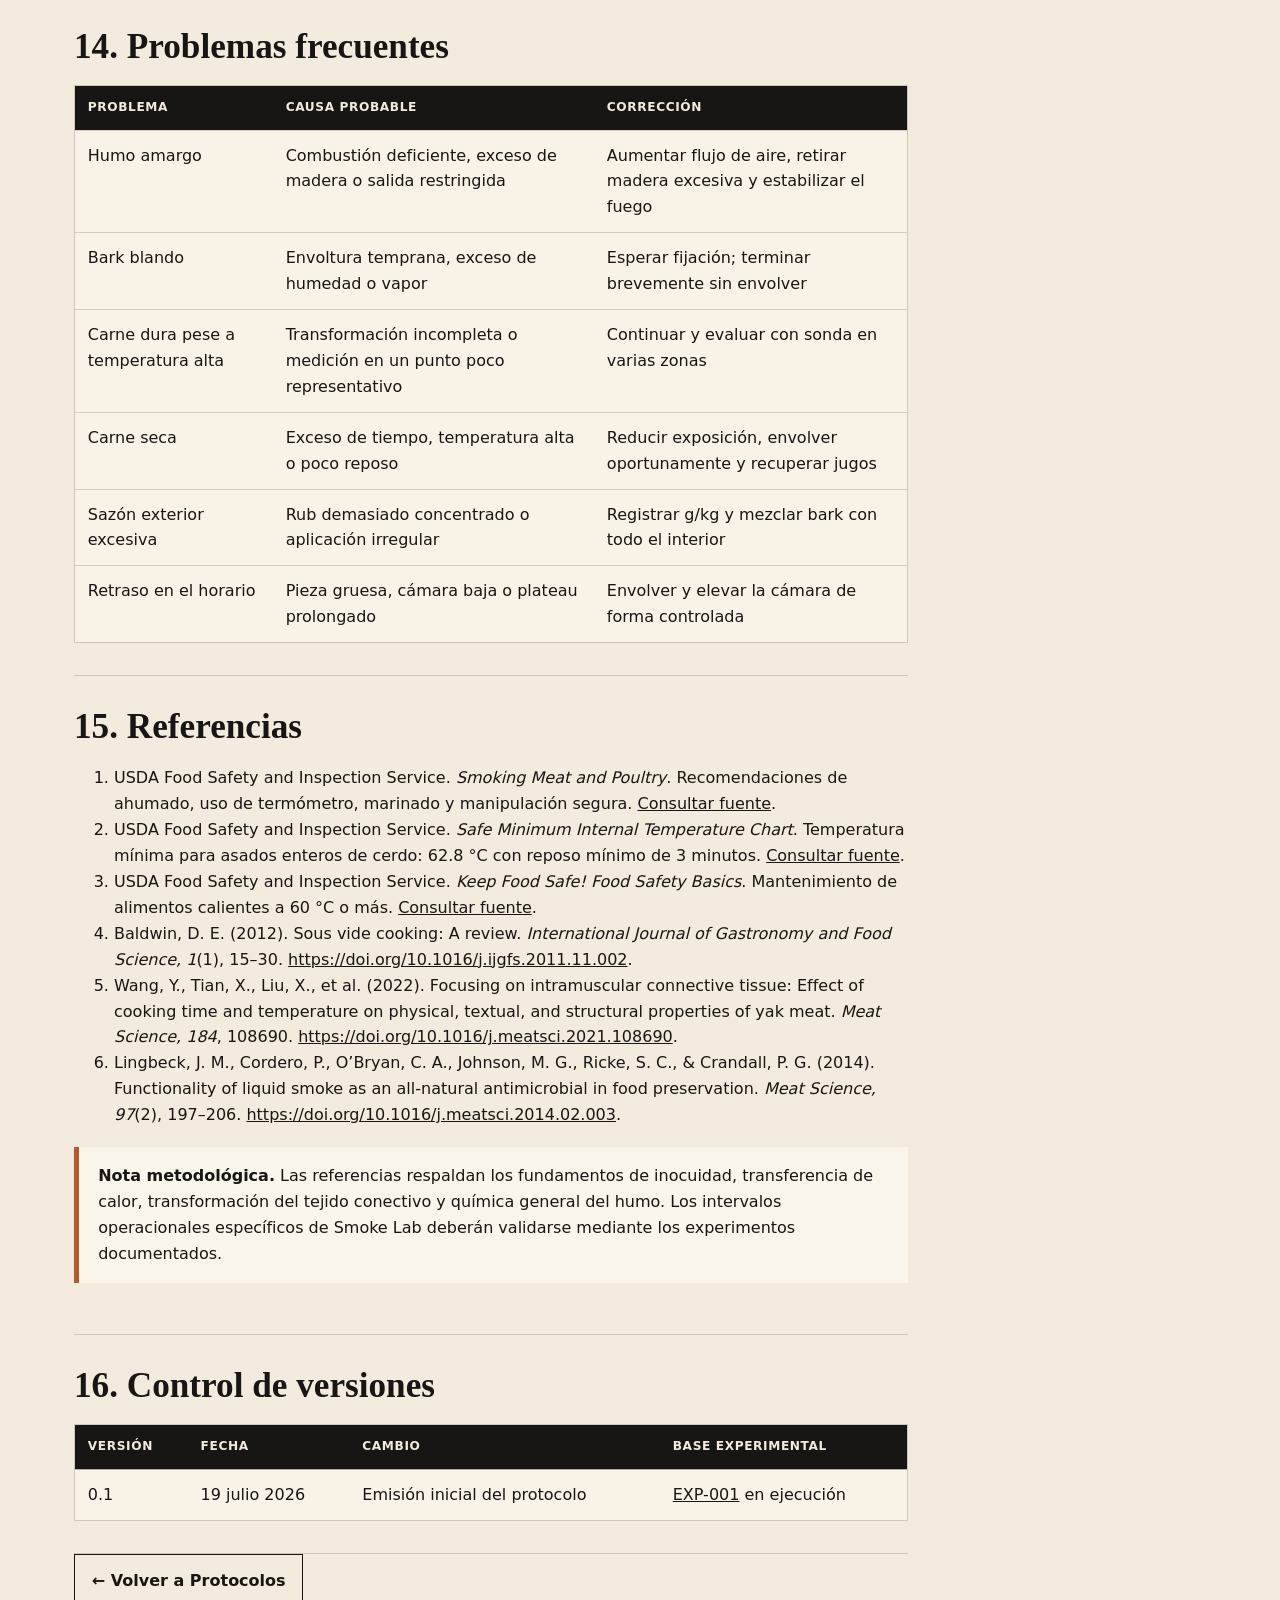
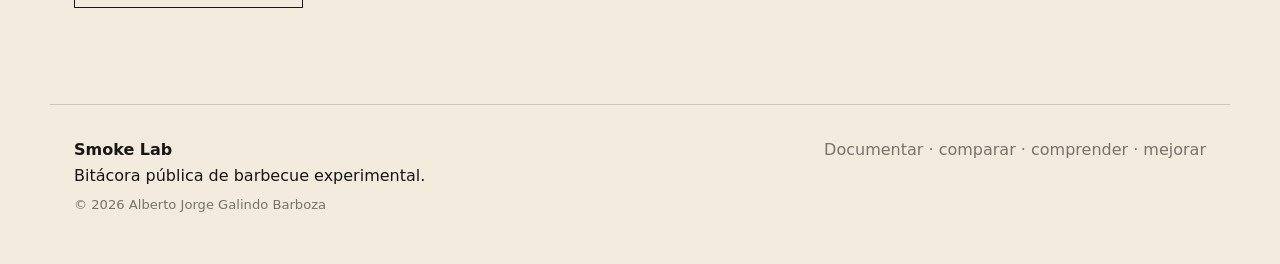
<file: protocols/prt-001-pulled-pork.html>
<!doctype html>
<html lang="es">
<head>
  <meta charset="utf-8">
  <meta name="viewport" content="width=device-width, initial-scale=1">
  <title>PRT-001 · Pulled pork | Smoke Lab</title>
  <meta name="description" content="Protocolo base de Smoke Lab para preparar pulled pork mediante cocción indirecta y ahumado.">
  <!-- Favicon para la pestaña del navegador -->
  <link rel="icon" type="image/png" sizes="128x128" href="favicon.png">
  <link rel="stylesheet" href="../assets/css/main.css">
</head>
<body>

<header class="site-header">
  <a class="brand" href="../index.html" aria-label="Ir al inicio de Smoke Lab">
    <span class="brand-mark">
      <img src="../assets/img/branding/SmokeLab-Logo.png" alt="Smoke Lab Logo">
    </span>
    <span class="brand-copy">
      <strong>Smoke Lab</strong>
      <small>Barbecue · ciencia · fuego lento</small>
    </span>
  </a>

  <button class="nav-toggle" type="button" aria-expanded="false" aria-controls="main-nav">
    Menú
  </button>

  <nav class="main-nav" id="main-nav" aria-label="Navegación principal">
    <a href="../index.html">Inicio</a>
    <a href="../experiments/index.html">Experimentos</a>
    <a href="index.html" aria-current="page">Protocolos</a>
    <a href="../science/index.html">Smoke Science</a>
    <a href="../about/index.html">Acerca de</a>
  </nav>
</header>

<main class="page">
  <div class="record-shell">
    <article class="record-main">
      <header class="record-header">
        <p class="eyebrow">PRT-001 · Protocolo técnico</p>
        <h1>Pulled pork</h1>
        <p class="record-subtitle">
          Procedimiento base para cocinar espaldilla de cerdo mediante calor indirecto,
          humo moderado y cocción prolongada hasta obtener una textura fácil de deshebrar.
        </p>
        <span class="status draft">Versión 0.1</span>
      </header>

      <dl class="record-grid">
        <div><dt>Código</dt><dd>PRT-001</dd></div>
        <div><dt>Versión</dt><dd>0.1</dd></div>
        <div><dt>Actualización</dt><dd>19 julio 2026</dd></div>
        <div><dt>Estado</dt><dd>Preliminar</dd></div>
      </dl>

      <section class="record-section" id="proposito">
        <h2>1. Propósito y alcance</h2>
        <p>
          Este protocolo establece un procedimiento reproducible para preparar pulled pork
          a partir de espaldilla o paleta de cerdo en un asador con tapa, ahumador,
          kettle, kamado u otro equipo que permita cocción indirecta y control de temperatura.
        </p>
        <p>
          Se considera un protocolo vivo. Debe modificarse cuando los experimentos de Smoke Lab
          demuestren que una técnica, intervalo o criterio de decisión produce resultados
          más consistentes.
        </p>

        <div class="callout warning">
          <strong>Requisito de seguridad.</strong>
          El protocolo requiere un termómetro para alimentos. El tiempo de cocción,
          el color, los jugos y la facilidad para deshebrar no sustituyen la medición
          de temperatura interna.
        </div>
      </section>

      <section class="record-section" id="resultado">
        <h2>2. Resultado esperado</h2>
        <ul>
          <li>Carne que pueda separarse manualmente o con tenedores sin esfuerzo excesivo.</li>
          <li>Bark firme, oscuro y adherido, sin sabor amargo o ceniciento.</li>
          <li>Humo perceptible pero equilibrado.</li>
          <li>Interior jugoso, con tejido conectivo suficientemente transformado.</li>
          <li>Sazón distribuida y ajustable al mezclar la carne deshebrada.</li>
        </ul>
      </section>

      <section class="record-section" id="variables">
        <h2>3. Variables críticas</h2>
        <div class="table-wrap">
          <table>
            <thead>
              <tr>
                <th>Variable</th>
                <th>Objetivo operacional</th>
                <th>Registro mínimo</th>
              </tr>
            </thead>
            <tbody>
              <tr>
                <td>Temperatura de cámara</td>
                <td>125 °C; intervalo de trabajo 120–135 °C</td>
                <td>Cada 30–60 minutos y después de cualquier ajuste</td>
              </tr>
              <tr>
                <td>Temperatura interna</td>
                <td>Seguimiento continuo o mediciones periódicas</td>
                <td>Inicio, envoltura, fase final y retiro</td>
              </tr>
              <tr>
                <td>Calidad del humo</td>
                <td>Ligero, limpio y de aroma agradable</td>
                <td>Color, densidad, olor y cambios de madera</td>
              </tr>
              <tr>
                <td>Bark</td>
                <td>Seco, firme y adherido antes de envolver</td>
                <td>Hora, fotografía y descripción</td>
              </tr>
              <tr>
                <td>Textura final</td>
                <td>Sonda con resistencia mínima en varios puntos</td>
                <td>Temperatura y descripción de la prueba</td>
              </tr>
              <tr>
                <td>Reposo</td>
                <td>60–120 minutos, conservando temperatura segura</td>
                <td>Inicio, final y temperatura si se mantiene caliente</td>
              </tr>
            </tbody>
          </table>
        </div>

        <p>
          El intervalo de Smoke Lab es deliberadamente más estrecho que el rango general
          de 107–149 °C recomendado por USDA para mantener un ahumador o parrilla usados
          para ahumar. Esto facilita la comparación entre ensayos.
        </p>
      </section>

      <section class="record-section" id="material">
        <h2>4. Materia prima</h2>

        <dl class="data-list">
          <div><dt>Corte recomendado</dt><dd>Espaldilla, paleta o Boston butt</dd></div>
          <div><dt>Presentación</dt><dd>Con o sin hueso</dd></div>
          <div><dt>Peso práctico</dt><dd>2.5–5.0 kg</dd></div>
          <div><dt>Condición</dt><dd>Refrigerada y completamente descongelada</dd></div>
          <div><dt>Grasa exterior</dt><dd>Conservar una capa moderada; retirar excesos duros</dd></div>
          <div><dt>Forma</dt><dd>Compacta y de grosor relativamente uniforme</dd></div>
        </dl>

        <h3>Selección</h3>
        <p>
          La espaldilla es adecuada por su combinación de tejido conectivo y grasa.
          La interacción entre tiempo y temperatura modifica la solubilidad del colágeno,
          la pérdida de agua y la textura; por ello el punto final no debe definirse
          únicamente por el reloj.
        </p>
      </section>

      <section class="record-section" id="equipo">
        <h2>5. Equipo mínimo</h2>
        <ul>
          <li>Asador con tapa o ahumador capaz de trabajar con calor indirecto.</li>
          <li>Termómetro de cámara colocado cerca de la carne.</li>
          <li>Sonda permanente o termómetro digital de lectura instantánea.</li>
          <li>Balanza para carne e ingredientes.</li>
          <li>Bandeja para grasa o humedad, según la configuración.</li>
          <li>Carbón, briquetas o leña apropiada para cocción.</li>
          <li>Madera dura apta para alimentos, sin pintura, tratamiento químico o resinas.</li>
          <li>Pinzas, guantes resistentes al calor y superficie limpia de trabajo.</li>
          <li>Papel de carnicería sin recubrimiento o aluminio, cuando se decida envolver.</li>
        </ul>
      </section>

      <section class="record-section" id="formulacion">
        <h2>6. Formulación base del rub</h2>
        <p>
          La siguiente formulación es un punto de partida por cada kilogramo
          de carne recortada. Debe pesarse para poder comparar experimentos.
        </p>

        <div class="table-wrap">
          <table>
            <thead>
              <tr>
                <th>Ingrediente</th>
                <th>g/kg de carne</th>
                <th>Para 4 kg</th>
                <th>Función principal</th>
              </tr>
            </thead>
            <tbody>
              <tr><td>Sal fina</td><td>8 g</td><td>32 g</td><td>Sazonado</td></tr>
              <tr><td>Paprika</td><td>8 g</td><td>32 g</td><td>Color y base aromática</td></tr>
              <tr><td>Pimienta negra</td><td>4 g</td><td>16 g</td><td>Aroma y picor</td></tr>
              <tr><td>Ajo en polvo</td><td>2 g</td><td>8 g</td><td>Aroma</td></tr>
              <tr><td>Cebolla en polvo</td><td>2 g</td><td>8 g</td><td>Aroma</td></tr>
              <tr><td>Azúcar mascabado</td><td>3 g</td><td>12 g</td><td>Balance y color</td></tr>
              <tr><td>Cayena</td><td>0.25–0.50 g</td><td>1–2 g</td><td>Picor ajustable</td></tr>
            </tbody>
          </table>
        </div>

        <div class="callout">
          <strong>Binder opcional.</strong>
          Puede utilizarse una capa fina de mostaza, aceite neutro o ningún binder.
          Su función principal es ayudar a adherir el rub; deberá registrarse porque
          forma parte del tratamiento experimental.
        </div>
      </section>

      <section class="record-section" id="tratamiento">
        <h2>7. Tratamientos previos opcionales</h2>

        <h3>Marinado</h3>
        <p>
          No es obligatorio para producir pulled pork. Cuando se utilice,
          debe registrarse la formulación, volumen, duración y temperatura.
          La carne debe marinarse siempre dentro del refrigerador.
        </p>

        <div class="callout warning">
          La marinada que estuvo en contacto con carne cruda no debe utilizarse
          sobre el producto cocido, a menos que se hierva previamente.
          La alternativa más simple es desecharla.
        </div>

        <h3>Salado previo</h3>
        <p>
          Puede aplicarse el rub inmediatamente antes de cocinar o dejarse en refrigeración
          durante varias horas. La opción elegida debe mantenerse constante cuando se comparen ensayos.
        </p>
      </section>

      <section class="record-section" id="configuracion">
        <h2>8. Configuración del asador</h2>
        <ol class="method-steps">
          <li>Distribuir el combustible en un extremo o zona separada de la carne.</li>
          <li>Colocar la bandeja de goteo o humedad entre la fuente de calor y la pieza, cuando sea útil.</li>
          <li>Situar la carne en la zona indirecta.</li>
          <li>Colocar la sonda de cámara cerca de la carne, sin tocar la parrilla.</li>
          <li>Estabilizar la cámara en 120–135 °C antes de introducir la pieza.</li>
          <li>Mantener libre la salida de aire; regular el fuego principalmente con la entrada.</li>
          <li>Agregar una cantidad moderada de madera y esperar humo limpio antes de intensificarlo.</li>
        </ol>
      </section>

      <section class="record-section" id="procedimiento">
        <h2>9. Procedimiento</h2>

        <h3>9.1 Preparación</h3>
        <ol class="method-steps">
          <li>Registrar proveedor, corte, presencia de hueso y peso de compra.</li>
          <li>Recortar grasa dura, bordes muy delgados y tejido suelto.</li>
          <li>Pesar nuevamente para obtener el peso recortado.</li>
          <li>Aplicar binder, cuando corresponda.</li>
          <li>Distribuir el rub de forma uniforme, incluyendo pliegues y laterales.</li>
          <li>Fotografiar la pieza antes de entrar al asador.</li>
        </ol>

        <h3>9.2 Primera fase: humo y bark</h3>
        <ol class="method-steps">
          <li>Introducir la pieza con la cámara estabilizada.</li>
          <li>Insertar la sonda en la zona más gruesa, lejos de bolsas de grasa o del hueso.</li>
          <li>Mantener 120–135 °C y evitar aperturas innecesarias.</li>
          <li>Registrar cámara, temperatura interna, humo y acciones cada 30–60 minutos.</li>
          <li>No rociar durante las primeras horas salvo que el protocolo experimental lo requiera.</li>
          <li>Evaluar el bark cuando la superficie sea oscura, seca y no se desprenda al tocarla suavemente.</li>
        </ol>

        <h3>9.3 Decisión de envolver</h3>
        <p>
          La envoltura es opcional. Puede utilizarse para reducir evaporación,
          proteger el color y hacer más predecible el horario.
        </p>

        <div class="table-wrap">
          <table>
            <thead>
              <tr>
                <th>Opción</th>
                <th>Ventaja</th>
                <th>Posible desventaja</th>
              </tr>
            </thead>
            <tbody>
              <tr>
                <td>Sin envolver</td>
                <td>Bark más seco y firme</td>
                <td>Mayor duración y pérdida de humedad</td>
              </tr>
              <tr>
                <td>Papel de carnicería</td>
                <td>Conserva mejor la textura superficial</td>
                <td>Retiene menos líquido que el aluminio</td>
              </tr>
              <tr>
                <td>Aluminio</td>
                <td>Acelera y retiene líquidos</td>
                <td>Puede suavizar considerablemente el bark</td>
              </tr>
            </tbody>
          </table>
        </div>

        <p>
          Como guía operacional, la decisión suele coincidir con un bark ya fijado
          y una temperatura interna aproximada de 68–75 °C. El aspecto de la superficie
          tiene prioridad sobre un número aislado.
        </p>

        <h3>9.4 Fase final</h3>
        <ol class="method-steps">
          <li>Continuar la cocción a 120–135 °C; puede aumentarse moderadamente si el horario lo exige.</li>
          <li>Comenzar la prueba de sonda cuando la temperatura interna se aproxime a 92 °C.</li>
          <li>Evaluar varios puntos, especialmente alrededor de músculos y uniones.</li>
          <li>Retirar cuando la sonda entre con resistencia mínima y uniforme.</li>
          <li>Registrar temperatura final; normalmente estará alrededor de 93–97 °C.</li>
        </ol>

        <div class="callout success">
          <strong>Seguridad versus textura.</strong>
          Para un asado entero de cerdo, USDA establece 63 °C internos
          y al menos 3 minutos de reposo como mínimo de inocuidad.
          El intervalo cercano a 93–97 °C de este protocolo es un objetivo culinario
          para deshebrar, no un requisito adicional de seguridad.
        </div>
      </section>

      <section class="record-section" id="reposo">
        <h2>10. Reposo y mantenimiento caliente</h2>
        <ol class="method-steps">
          <li>Retirar la pieza y dejar salir vapor durante 5–10 minutos si la envoltura está muy caliente y cerrada.</li>
          <li>Cerrar nuevamente o envolver para evitar pérdida excesiva de humedad.</li>
          <li>Reposar al menos 60 minutos; 90–120 minutos son preferibles para piezas grandes.</li>
          <li>Si el servicio se retrasa, mantener la carne a 60 °C o más.</li>
          <li>No dejar la pieza cocida a temperatura ambiente durante periodos prolongados.</li>
        </ol>
      </section>

      <section class="record-section" id="deshebrado">
        <h2>11. Deshebrado y servicio</h2>
        <ol class="method-steps">
          <li>Recuperar y separar los jugos de la envoltura.</li>
          <li>Retirar hueso, grasa no fundida y fragmentos de tejido excesivamente duro.</li>
          <li>Separar la carne en fibras medianas, sin triturarla hasta formar pasta.</li>
          <li>Mezclar bark e interior para distribuir sabor y textura.</li>
          <li>Agregar gradualmente los jugos desgrasados, evaluando humedad y sal.</li>
          <li>Corregir sazón únicamente después de mezclar toda la pieza.</li>
        </ol>
      </section>

      <section class="record-section" id="registro">
        <h2>12. Registro obligatorio</h2>
        <div class="table-wrap">
          <table>
            <thead>
              <tr>
                <th>Momento</th>
                <th>Datos mínimos</th>
              </tr>
            </thead>
            <tbody>
              <tr><td>Antes de cocinar</td><td>Peso, corte, proveedor, rub, tratamiento previo, fotografías</td></tr>
              <tr><td>Inicio</td><td>Hora, cámara, temperatura inicial de la carne, ventilación</td></tr>
              <tr><td>Durante</td><td>Cámara, interna, humo, combustible, aperturas y desviaciones</td></tr>
              <tr><td>Envoltura</td><td>Hora, temperatura, apariencia del bark, material y líquido añadido</td></tr>
              <tr><td>Final</td><td>Hora, temperatura, prueba de sonda y peso cocido</td></tr>
              <tr><td>Reposo</td><td>Duración y método de mantenimiento</td></tr>
              <tr><td>Evaluación</td><td>Rendimiento, apariencia, humo, sazón, jugosidad y terneza</td></tr>
            </tbody>
          </table>
        </div>
      </section>

      <section class="record-section" id="calculos">
        <h2>13. Cálculos</h2>
        <p><strong>Merma de cocción (%)</strong></p>
        <p><code>((peso recortado − peso cocido) / peso recortado) × 100</code></p>

        <p><strong>Rendimiento útil (%)</strong></p>
        <p><code>(peso de carne deshebrada / peso recortado) × 100</code></p>

        <p><strong>Aplicación del rub</strong></p>
        <p><code>gramos de rub / kilogramo de carne recortada</code></p>
      </section>

      <section class="record-section" id="problemas">
        <h2>14. Problemas frecuentes</h2>
        <div class="table-wrap">
          <table>
            <thead>
              <tr>
                <th>Problema</th>
                <th>Causa probable</th>
                <th>Corrección</th>
              </tr>
            </thead>
            <tbody>
              <tr>
                <td>Humo amargo</td>
                <td>Combustión deficiente, exceso de madera o salida restringida</td>
                <td>Aumentar flujo de aire, retirar madera excesiva y estabilizar el fuego</td>
              </tr>
              <tr>
                <td>Bark blando</td>
                <td>Envoltura temprana, exceso de humedad o vapor</td>
                <td>Esperar fijación; terminar brevemente sin envolver</td>
              </tr>
              <tr>
                <td>Carne dura pese a temperatura alta</td>
                <td>Transformación incompleta o medición en un punto poco representativo</td>
                <td>Continuar y evaluar con sonda en varias zonas</td>
              </tr>
              <tr>
                <td>Carne seca</td>
                <td>Exceso de tiempo, temperatura alta o poco reposo</td>
                <td>Reducir exposición, envolver oportunamente y recuperar jugos</td>
              </tr>
              <tr>
                <td>Sazón exterior excesiva</td>
                <td>Rub demasiado concentrado o aplicación irregular</td>
                <td>Registrar g/kg y mezclar bark con todo el interior</td>
              </tr>
              <tr>
                <td>Retraso en el horario</td>
                <td>Pieza gruesa, cámara baja o plateau prolongado</td>
                <td>Envolver y elevar la cámara de forma controlada</td>
              </tr>
            </tbody>
          </table>
        </div>
      </section>

      <section class="record-section" id="referencias">
        <h2>15. Referencias</h2>
        <ol>
          <li>
            USDA Food Safety and Inspection Service. <em>Smoking Meat and Poultry</em>.
            Recomendaciones de ahumado, uso de termómetro, marinado y manipulación segura.
            <a href="https://www.fsis.usda.gov/food-safety/safe-food-handling-and-preparation/food-safety-basics/smoking-meat-and-poultry"
               target="_blank" rel="noopener noreferrer">Consultar fuente</a>.
          </li>
          <li>
            USDA Food Safety and Inspection Service. <em>Safe Minimum Internal Temperature Chart</em>.
            Temperatura mínima para asados enteros de cerdo: 62.8 °C con reposo mínimo de 3 minutos.
            <a href="https://www.fsis.usda.gov/food-safety/safe-food-handling-and-preparation/food-safety-basics/safe-temperature-chart"
               target="_blank" rel="noopener noreferrer">Consultar fuente</a>.
          </li>
          <li>
            USDA Food Safety and Inspection Service. <em>Keep Food Safe! Food Safety Basics</em>.
            Mantenimiento de alimentos calientes a 60 °C o más.
            <a href="https://www.fsis.usda.gov/food-safety/safe-food-handling-and-preparation/food-safety-basics/steps-keep-food-safe"
               target="_blank" rel="noopener noreferrer">Consultar fuente</a>.
          </li>
          <li>
            Baldwin, D. E. (2012). Sous vide cooking: A review.
            <em>International Journal of Gastronomy and Food Science, 1</em>(1), 15–30.
            <a href="https://doi.org/10.1016/j.ijgfs.2011.11.002"
               target="_blank" rel="noopener noreferrer">https://doi.org/10.1016/j.ijgfs.2011.11.002</a>.
          </li>
          <li>
            Wang, Y., Tian, X., Liu, X., et al. (2022).
            Focusing on intramuscular connective tissue: Effect of cooking time and temperature
            on physical, textual, and structural properties of yak meat.
            <em>Meat Science, 184</em>, 108690.
            <a href="https://doi.org/10.1016/j.meatsci.2021.108690"
               target="_blank" rel="noopener noreferrer">https://doi.org/10.1016/j.meatsci.2021.108690</a>.
          </li>
          <li>
            Lingbeck, J. M., Cordero, P., O’Bryan, C. A., Johnson, M. G.,
            Ricke, S. C., &amp; Crandall, P. G. (2014).
            Functionality of liquid smoke as an all-natural antimicrobial in food preservation.
            <em>Meat Science, 97</em>(2), 197–206.
            <a href="https://doi.org/10.1016/j.meatsci.2014.02.003"
               target="_blank" rel="noopener noreferrer">https://doi.org/10.1016/j.meatsci.2014.02.003</a>.
          </li>
        </ol>

        <div class="callout">
          <strong>Nota metodológica.</strong>
          Las referencias respaldan los fundamentos de inocuidad, transferencia de calor,
          transformación del tejido conectivo y química general del humo.
          Los intervalos operacionales específicos de Smoke Lab deberán validarse
          mediante los experimentos documentados.
        </div>
      </section>

      <section class="record-section" id="versiones">
        <h2>16. Control de versiones</h2>
        <div class="table-wrap">
          <table>
            <thead>
              <tr>
                <th>Versión</th>
                <th>Fecha</th>
                <th>Cambio</th>
                <th>Base experimental</th>
              </tr>
            </thead>
            <tbody>
              <tr>
                <td>0.1</td>
                <td>19 julio 2026</td>
                <td>Emisión inicial del protocolo</td>
                <td><a href="../experiments/exp-001-pulled-pork.html">EXP-001</a> en ejecución</td>
              </tr>
            </tbody>
          </table>
        </div>
      </section>

      <p><a class="button" href="index.html">← Volver a Protocolos</a></p>
    </article>

    <aside class="record-nav" aria-label="Índice del protocolo">
      <strong>PRT-001</strong>
      <a href="#proposito">Propósito</a>
      <a href="#resultado">Resultado esperado</a>
      <a href="#variables">Variables críticas</a>
      <a href="#material">Materia prima</a>
      <a href="#equipo">Equipo</a>
      <a href="#formulacion">Rub base</a>
      <a href="#tratamiento">Tratamientos previos</a>
      <a href="#configuracion">Configuración</a>
      <a href="#procedimiento">Procedimiento</a>
      <a href="#reposo">Reposo</a>
      <a href="#deshebrado">Deshebrado</a>
      <a href="#registro">Registro</a>
      <a href="#calculos">Cálculos</a>
      <a href="#problemas">Problemas</a>
      <a href="#referencias">Referencias</a>
      <a href="#versiones">Versiones</a>
    </aside>
  </div>
</main>

<footer class="site-footer">
  <div>
    <strong>Smoke Lab</strong>
    <p>Bitácora pública de barbecue experimental.</p>
    <p class="site-credit">© 2026 Alberto Jorge Galindo Barboza</p>
  </div>
  <p class="footer-motto">Documentar · comparar · comprender · mejorar</p>
</footer>

<script src="../assets/js/site.js"></script>

</body>
</html>
</file>
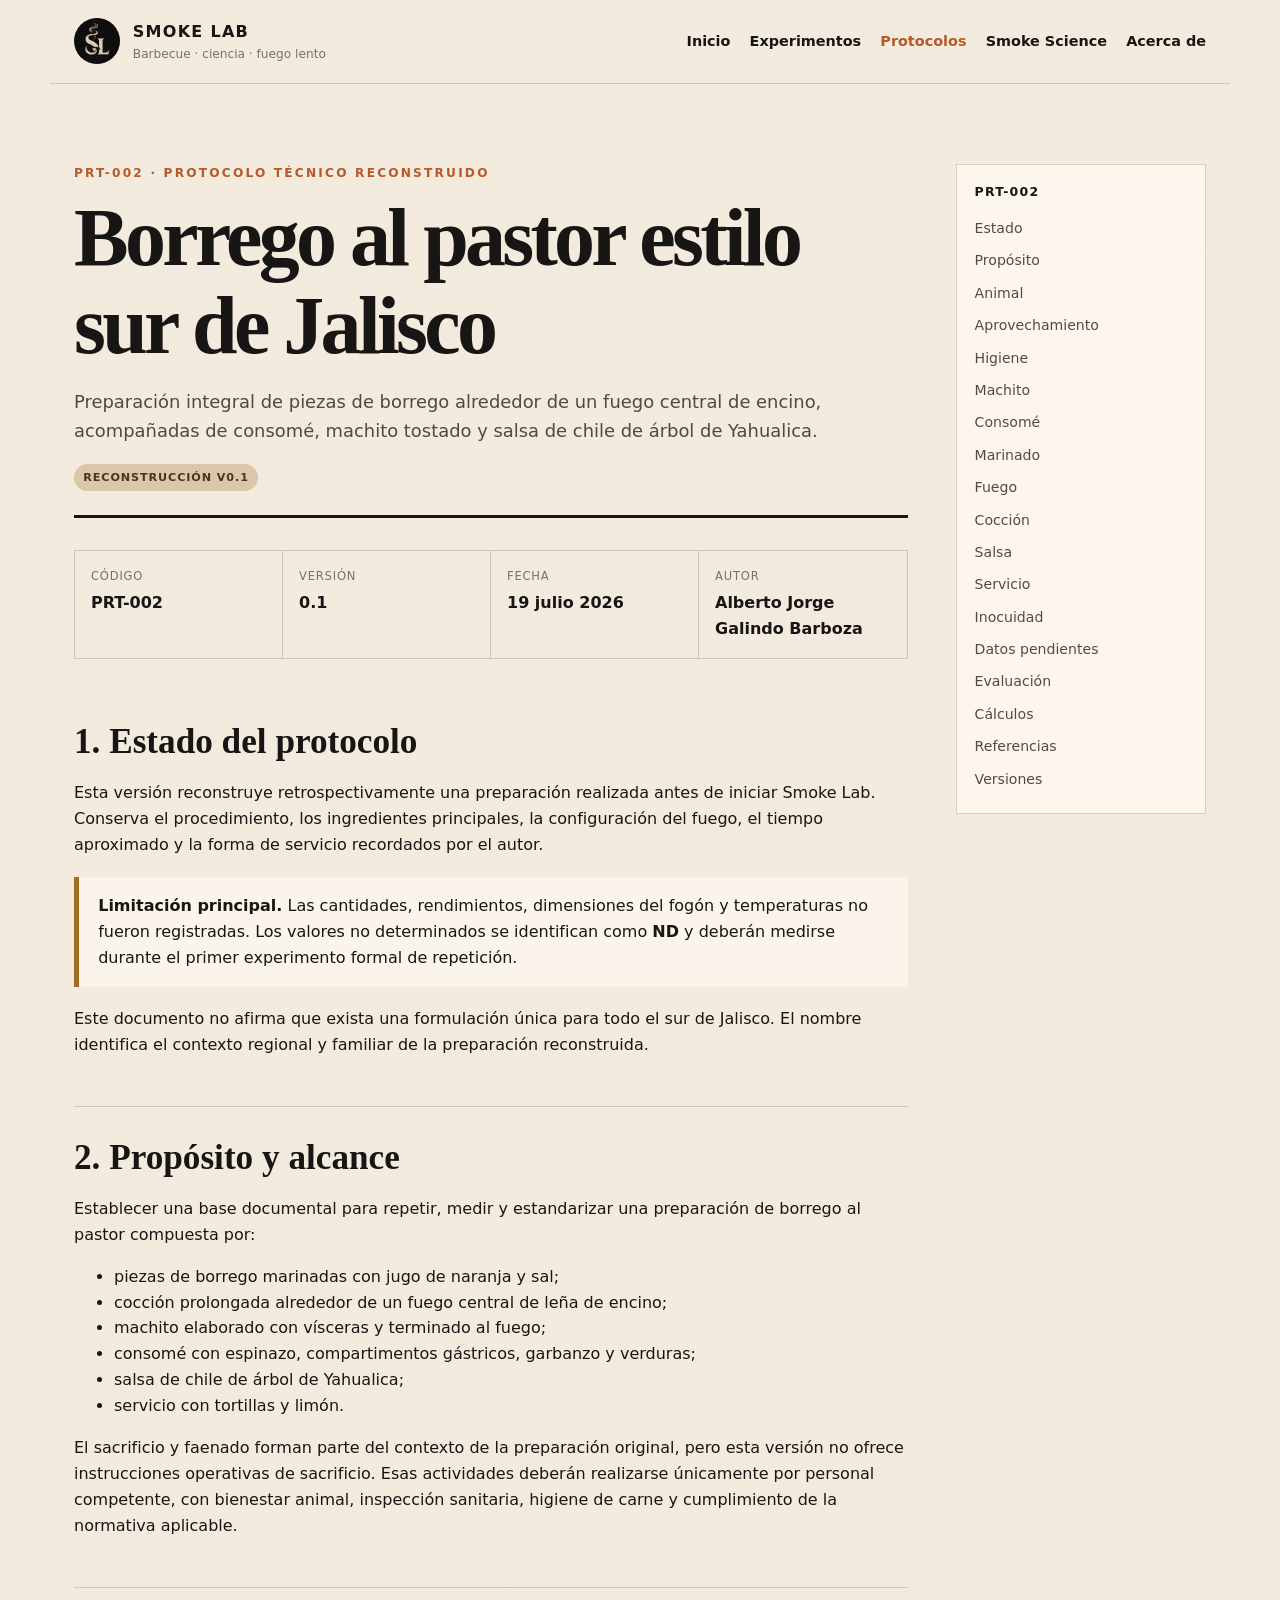
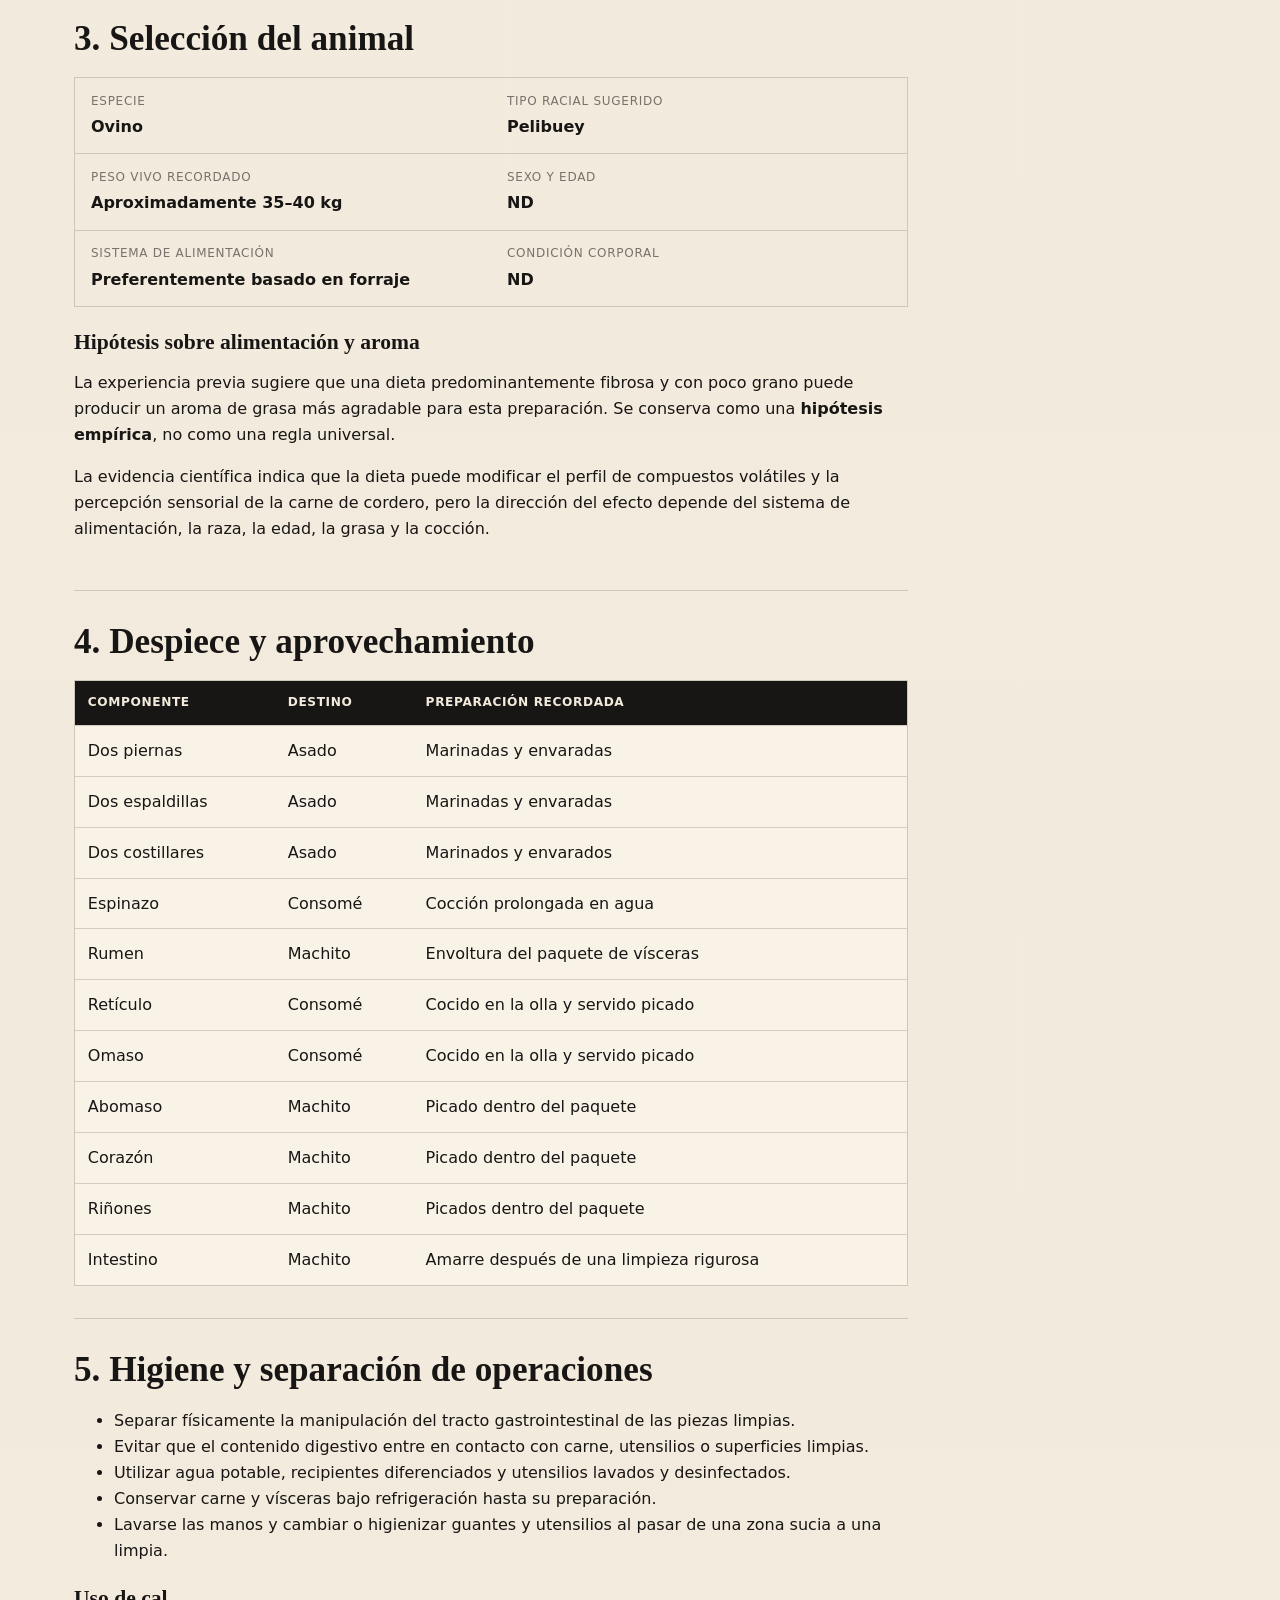
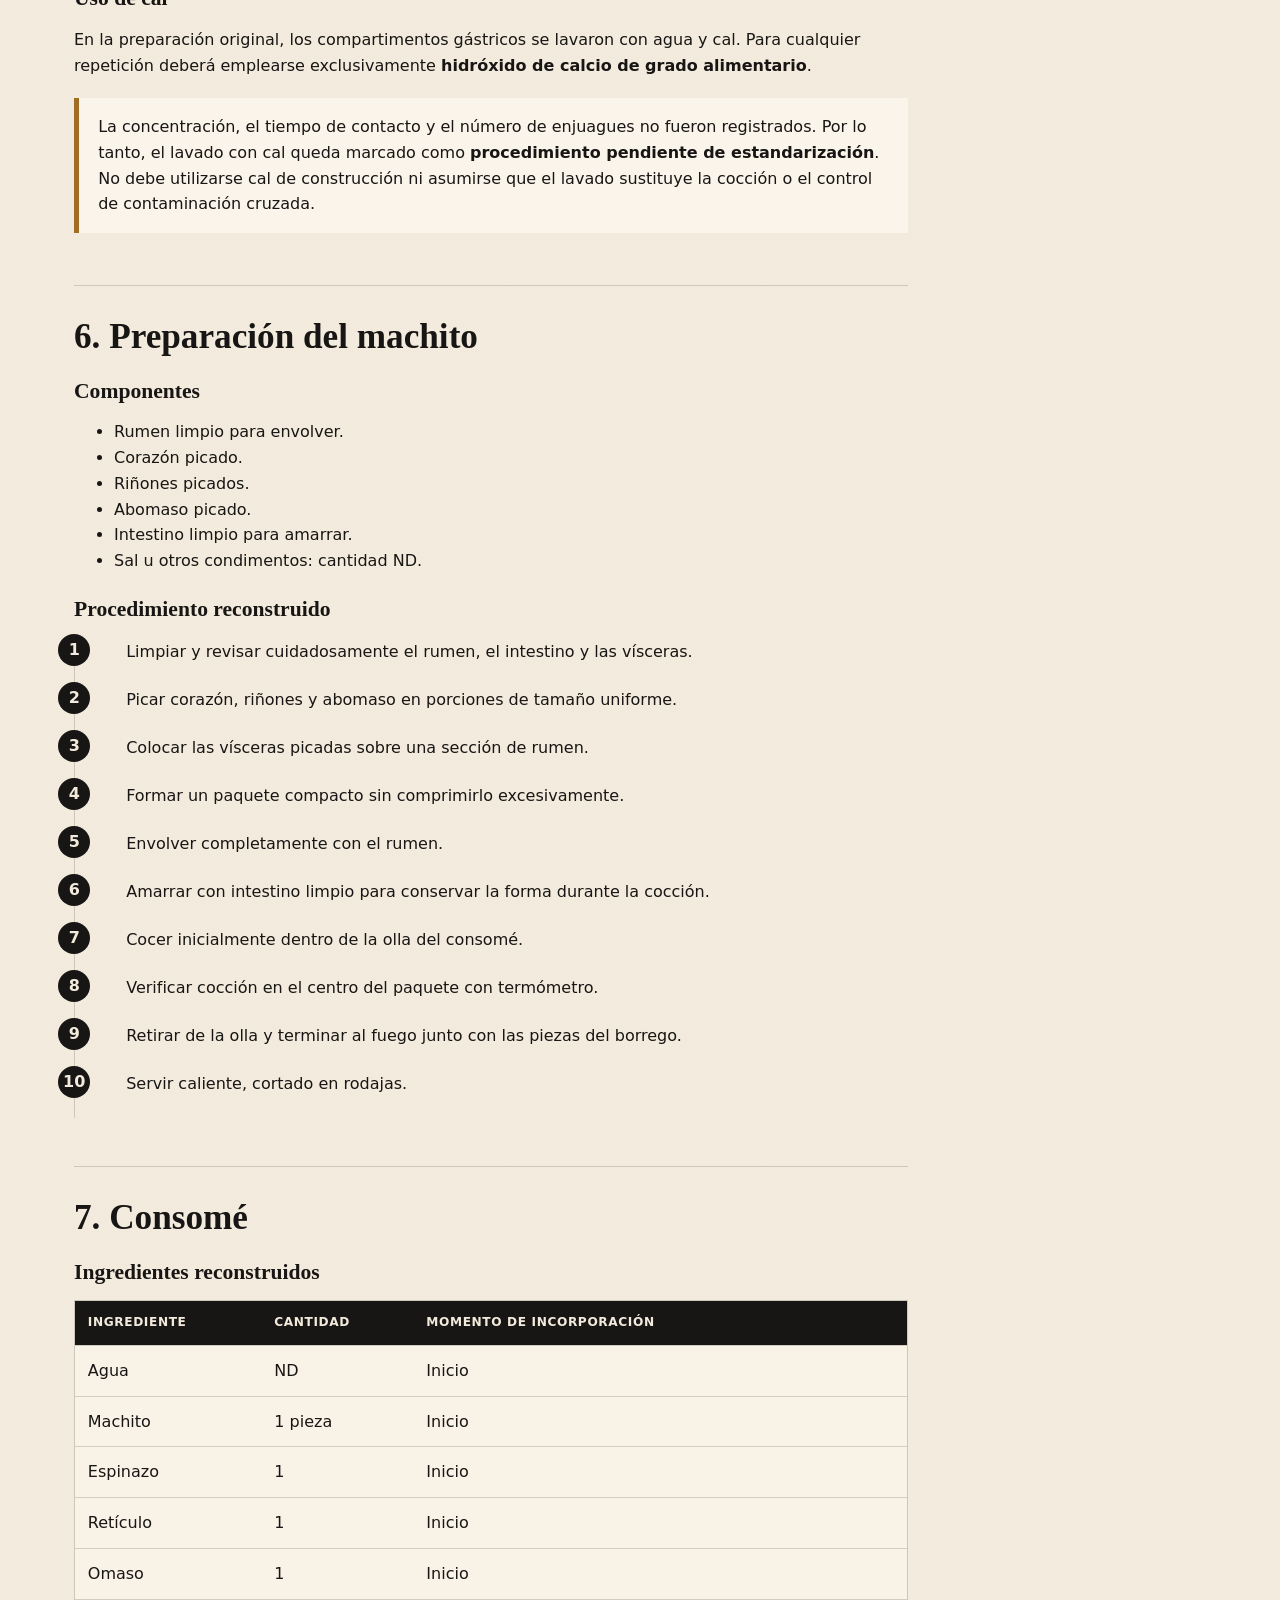
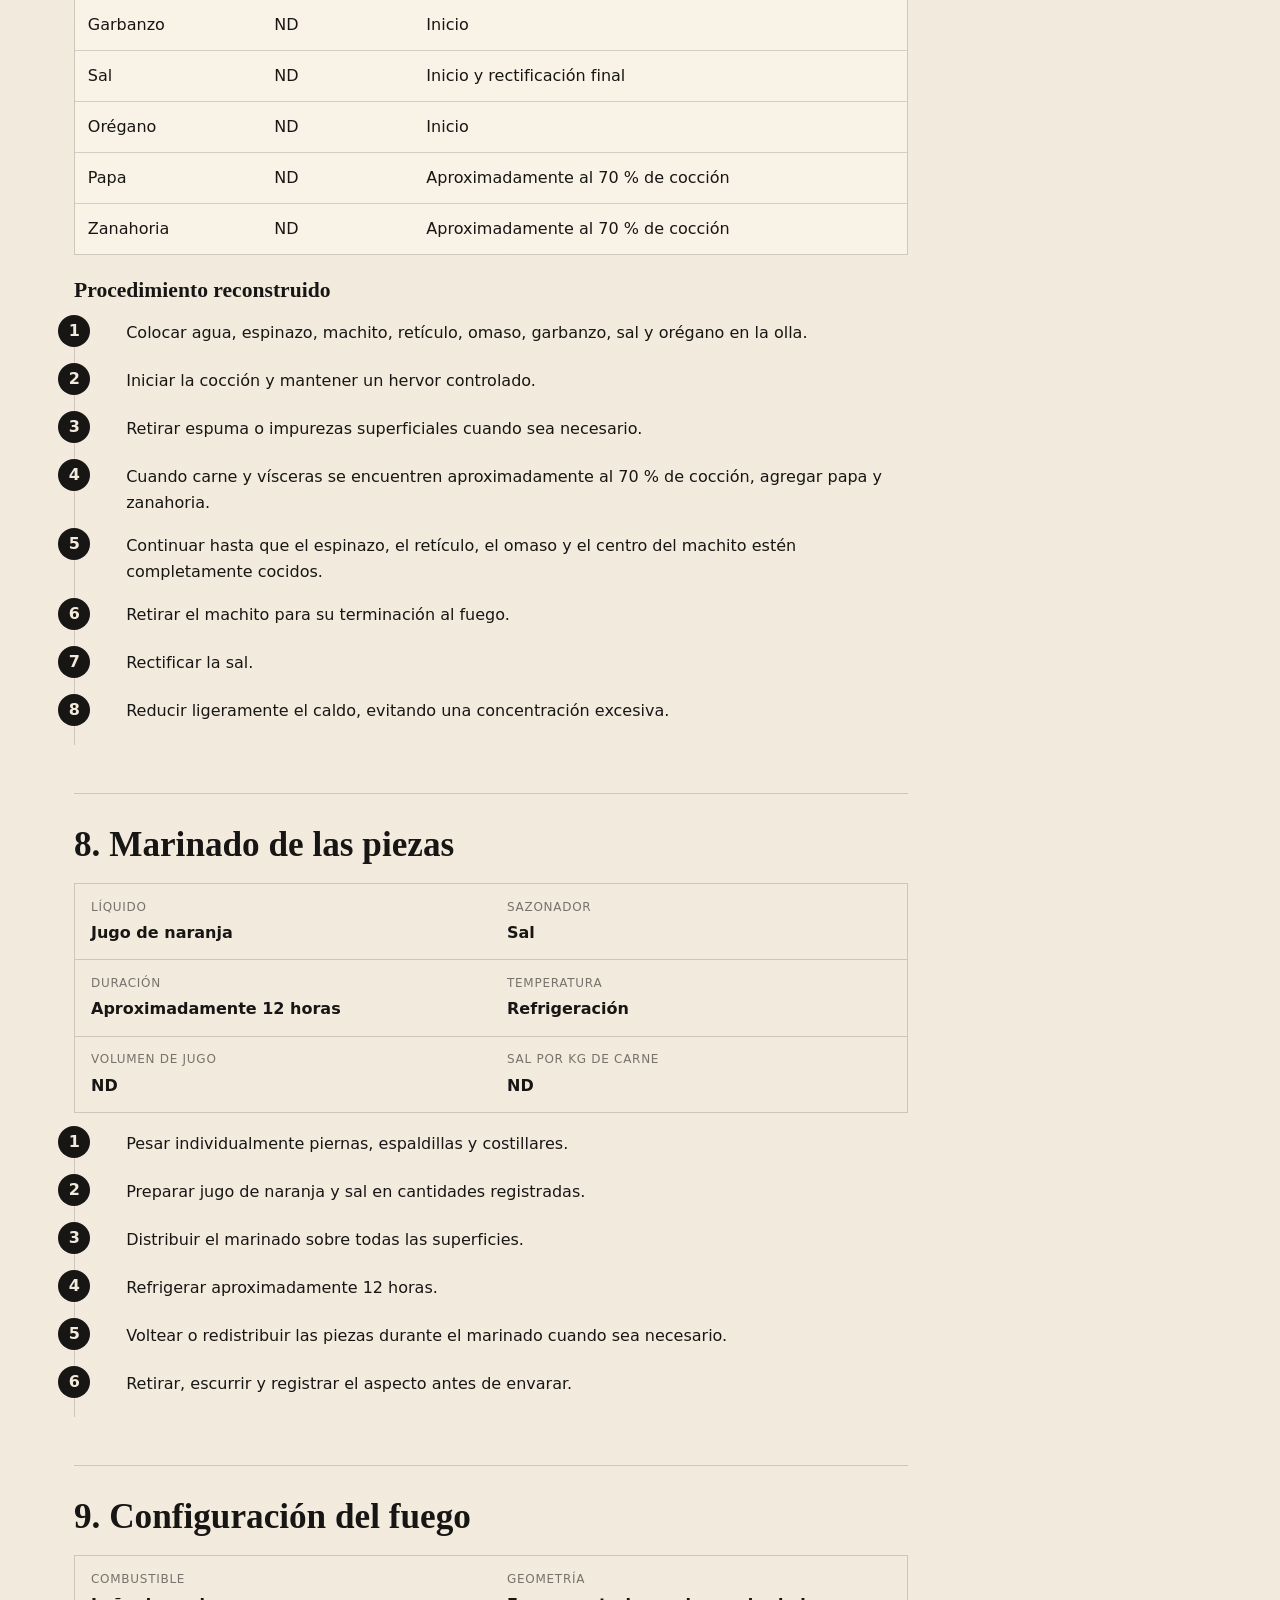
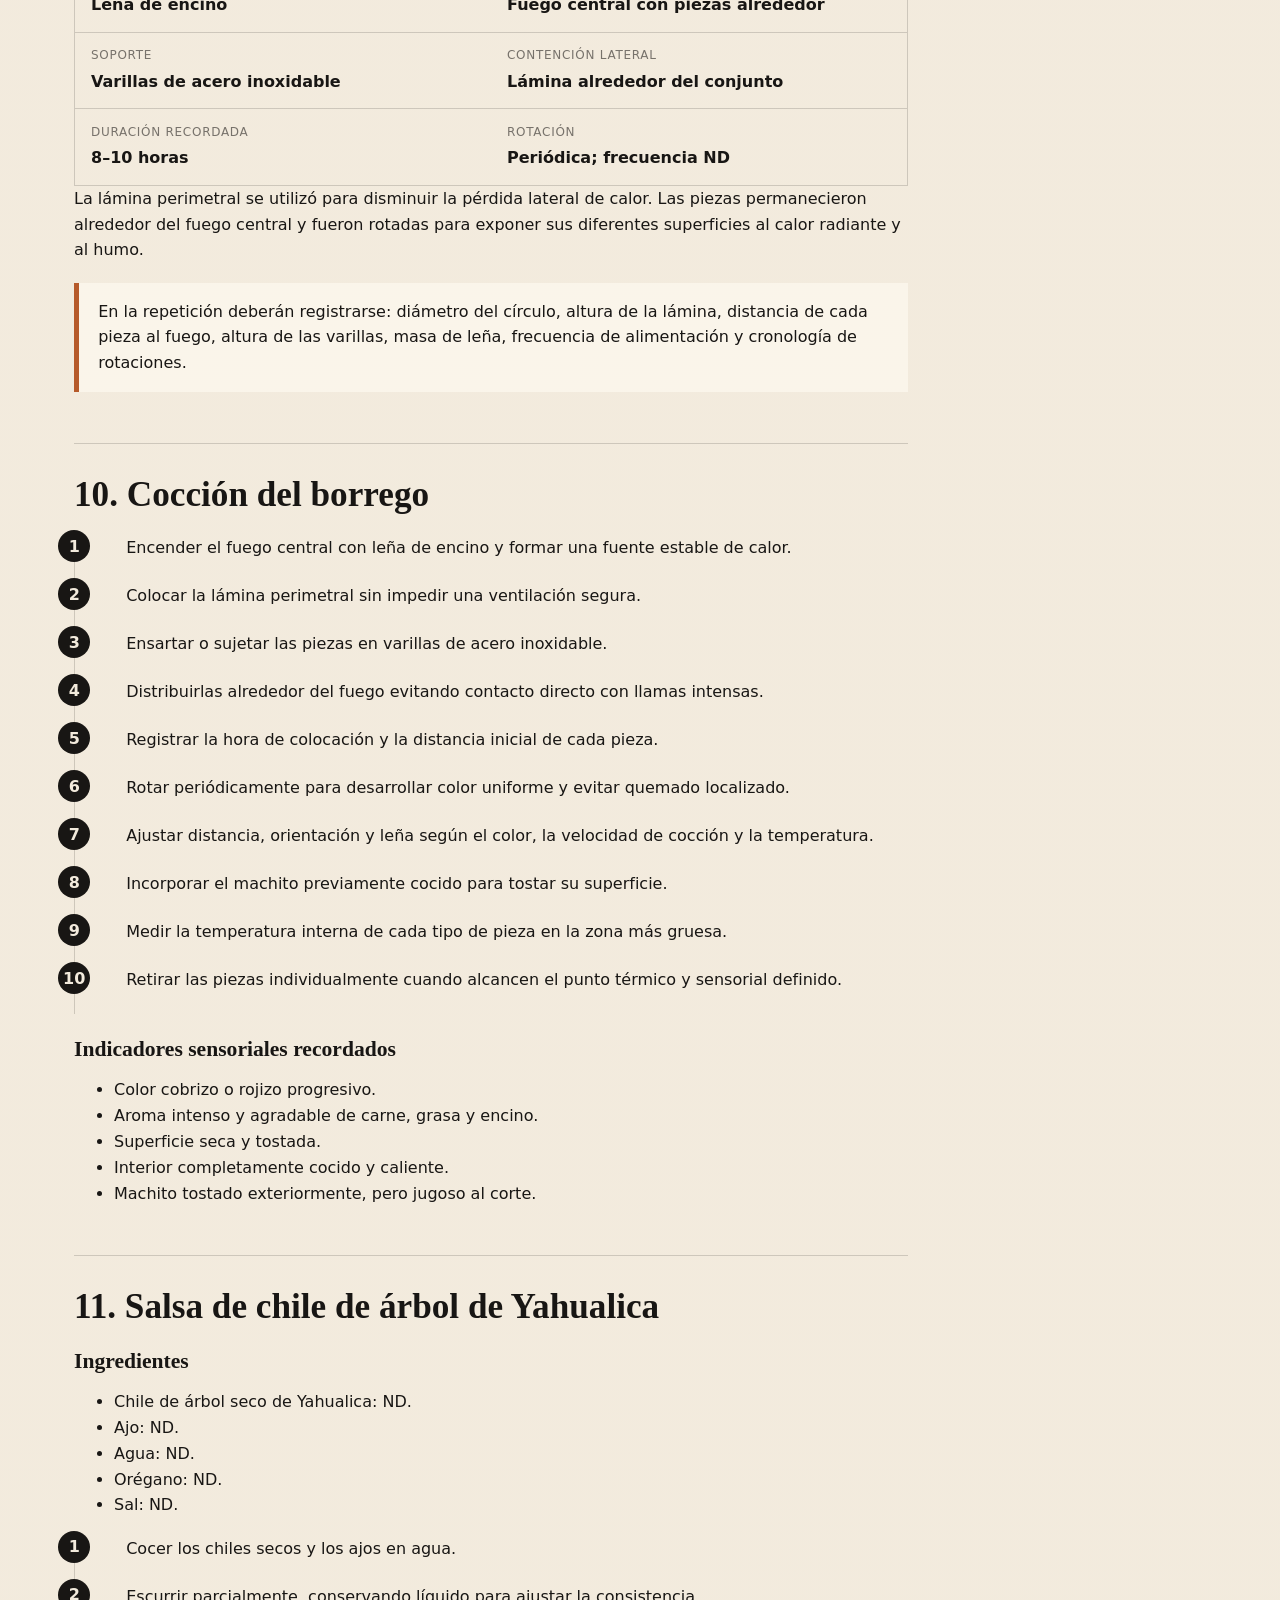
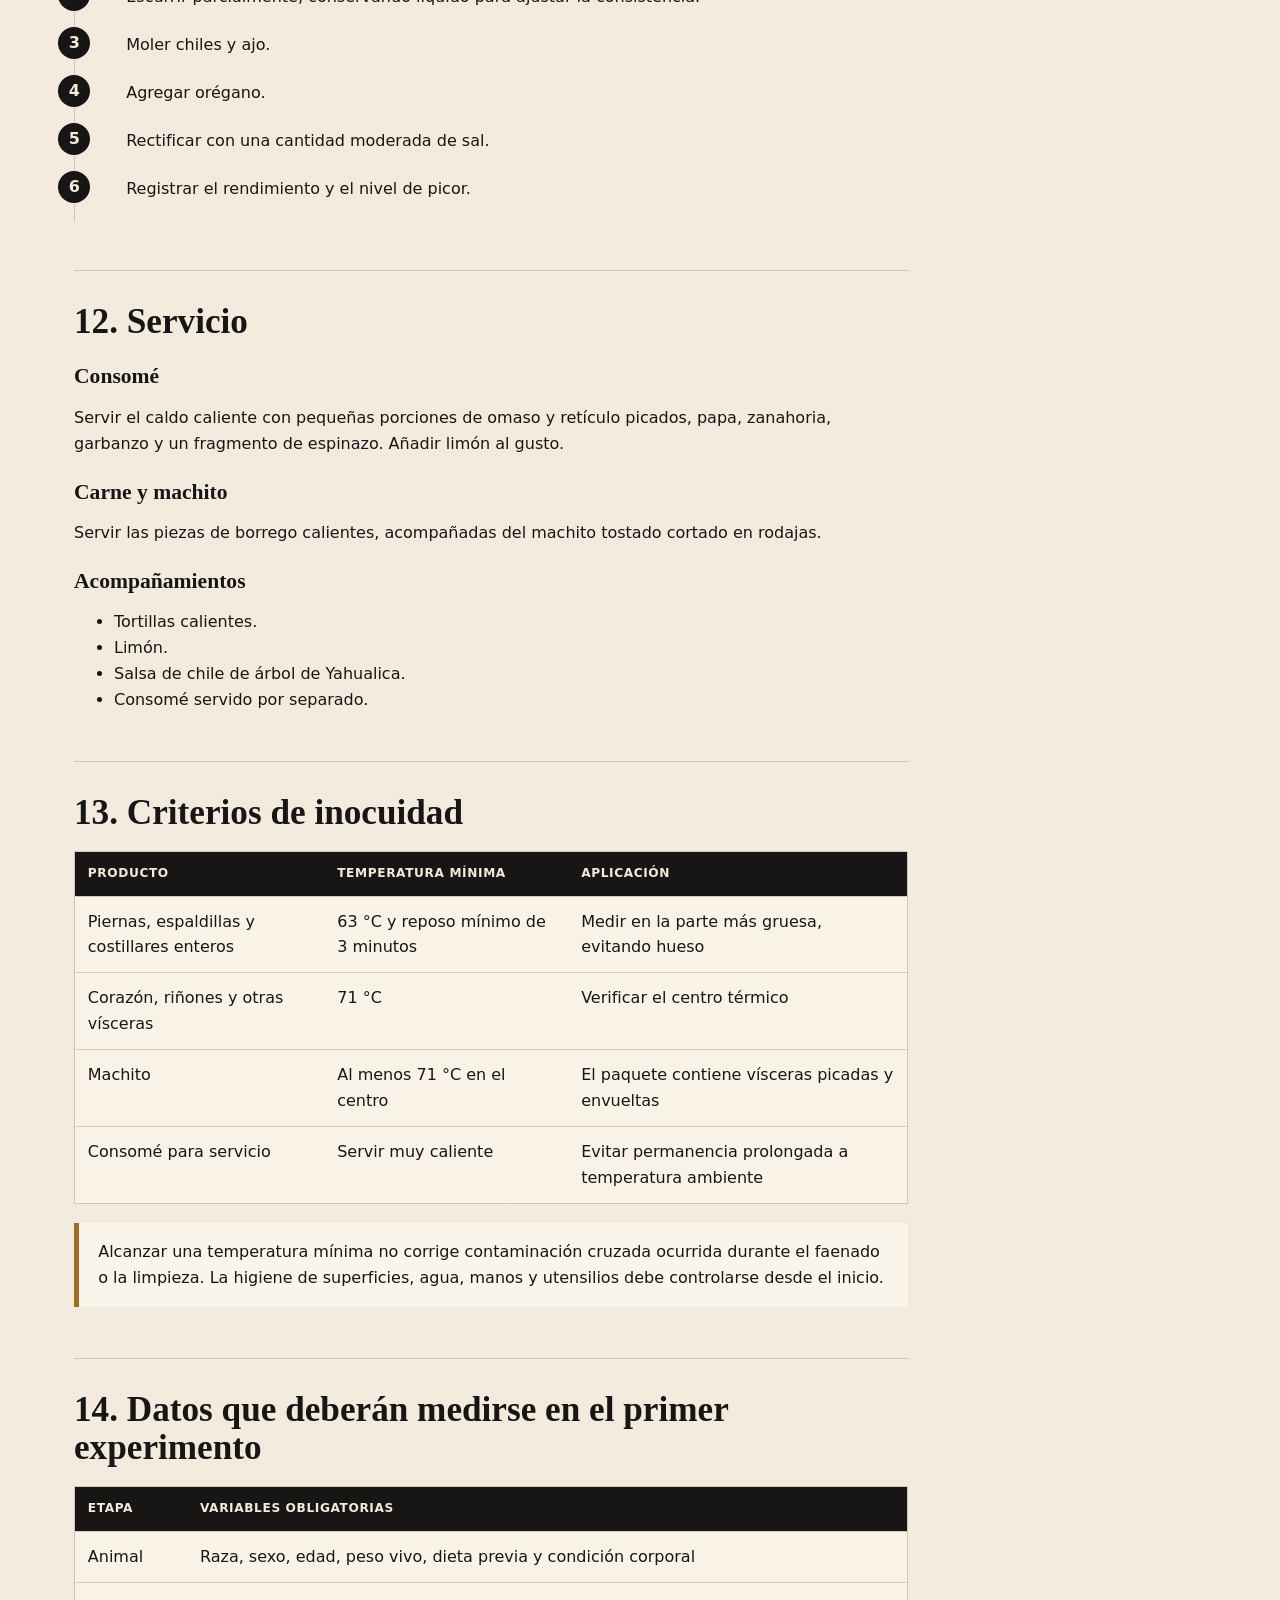
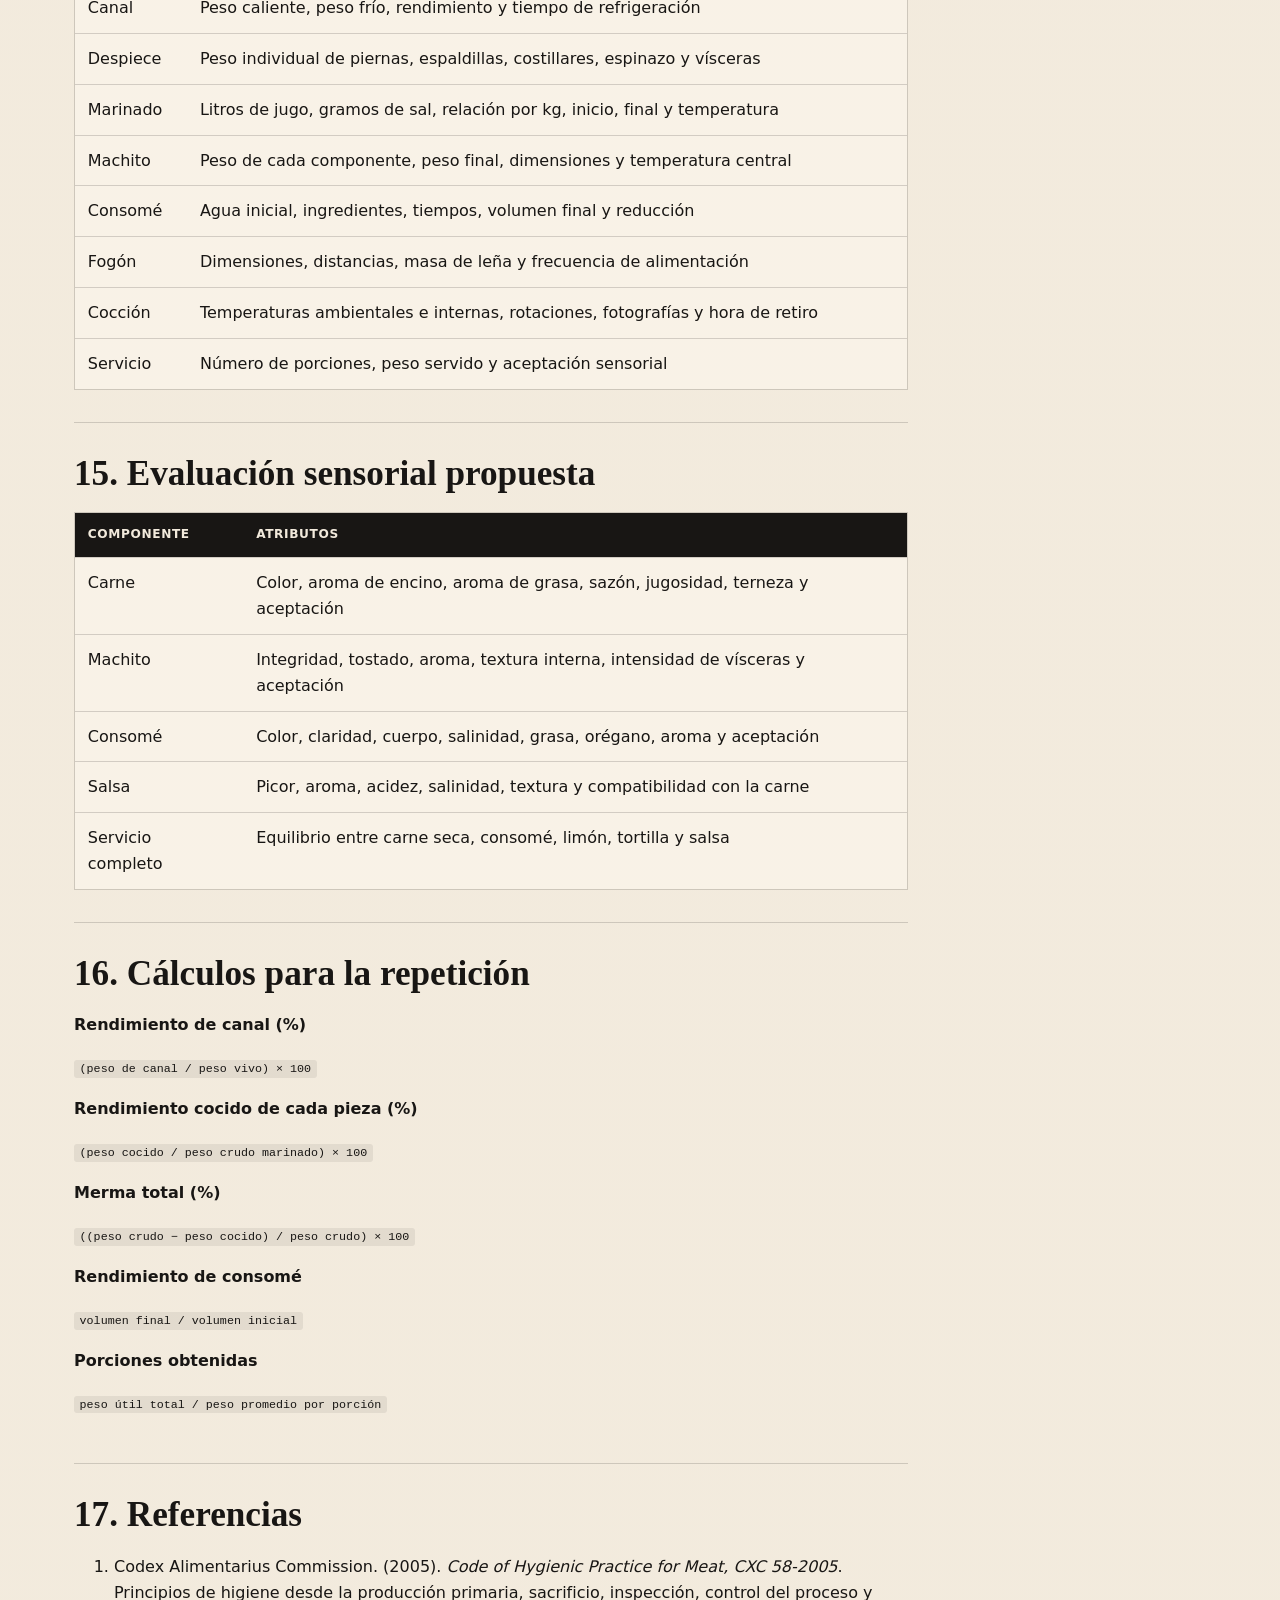
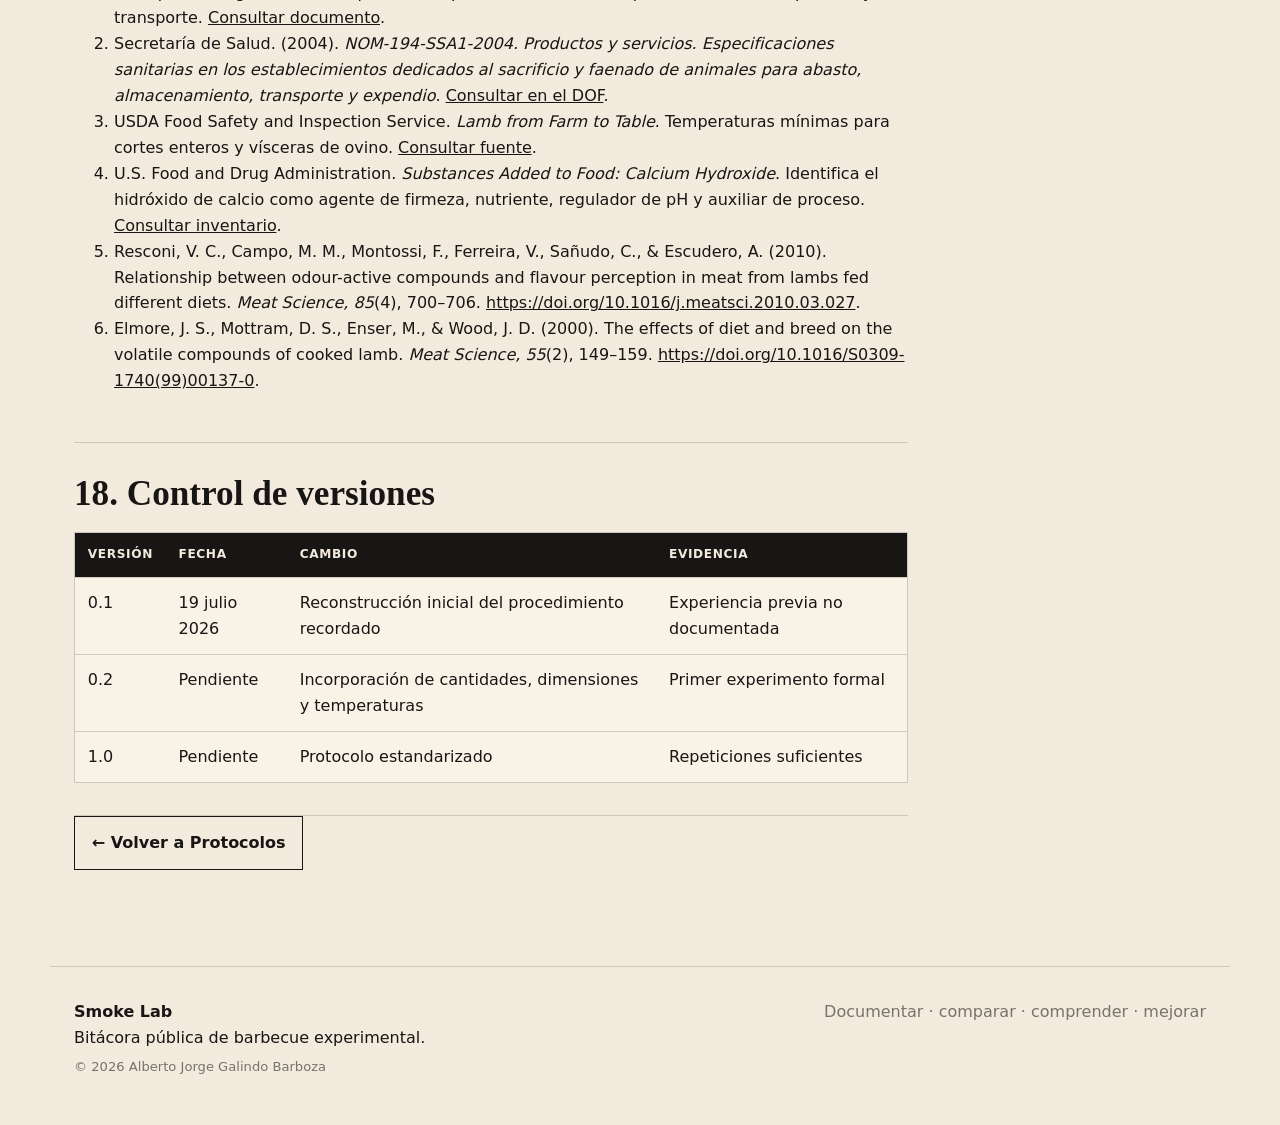
<file: protocols/prt-002-borrego-al-pastor.html>
<!doctype html>
<html lang="es">
<head>
  <meta charset="utf-8">
  <meta name="viewport" content="width=device-width, initial-scale=1">
  <title>PRT-002 · Borrego al pastor estilo sur de Jalisco | Smoke Lab</title>
  <meta name="description" content="Protocolo preliminar para borrego al pastor estilo sur de Jalisco, consomé, machito y salsa de chile de árbol de Yahualica.">
  <meta name="author" content="Alberto Jorge Galindo Barboza">
    <!-- Favicon para la pestaña del navegador -->
  <link rel="icon" type="image/png" sizes="128x128" href="favicon.png">
  <link rel="stylesheet" href="../assets/css/main.css">
</head>
<body>

<header class="site-header">
  <a class="brand" href="../index.html" aria-label="Ir al inicio de Smoke Lab">
    <span class="brand-mark">
      <img src="../assets/img/branding/SmokeLab-Logo.png" alt="Smoke Lab Logo">
    </span>
    <span class="brand-copy">
      <strong>Smoke Lab</strong>
      <small>Barbecue · ciencia · fuego lento</small>
    </span>
  </a>

  <button class="nav-toggle" type="button" aria-expanded="false" aria-controls="main-nav">
    Menú
  </button>

  <nav class="main-nav" id="main-nav" aria-label="Navegación principal">
    <a href="../index.html">Inicio</a>
    <a href="../experiments/index.html">Experimentos</a>
    <a href="index.html" aria-current="page">Protocolos</a>
    <a href="../science/index.html">Smoke Science</a>
    <a href="../about/index.html">Acerca de</a>
  </nav>
</header>

<main class="page">
  <div class="record-shell">
    <article class="record-main">
      <header class="record-header">
        <p class="eyebrow">PRT-002 · Protocolo técnico reconstruido</p>
        <h1>Borrego al pastor estilo sur de Jalisco</h1>
        <p class="record-subtitle">
          Preparación integral de piezas de borrego alrededor de un fuego central de encino,
          acompañadas de consomé, machito tostado y salsa de chile de árbol de Yahualica.
        </p>
        <span class="status reconstructed">Reconstrucción v0.1</span>
      </header>

      <dl class="record-grid">
        <div><dt>Código</dt><dd>PRT-002</dd></div>
        <div><dt>Versión</dt><dd>0.1</dd></div>
        <div><dt>Fecha</dt><dd>19 julio 2026</dd></div>
        <div><dt>Autor</dt><dd>Alberto Jorge Galindo Barboza</dd></div>
      </dl>

      <section class="record-section" id="estado">
        <h2>1. Estado del protocolo</h2>
        <p>
          Esta versión reconstruye retrospectivamente una preparación realizada antes
          de iniciar Smoke Lab. Conserva el procedimiento, los ingredientes principales,
          la configuración del fuego, el tiempo aproximado y la forma de servicio recordados
          por el autor.
        </p>

        <div class="callout warning">
          <strong>Limitación principal.</strong>
          Las cantidades, rendimientos, dimensiones del fogón y temperaturas no fueron
          registradas. Los valores no determinados se identifican como <strong>ND</strong>
          y deberán medirse durante el primer experimento formal de repetición.
        </div>

        <p>
          Este documento no afirma que exista una formulación única para todo el sur de Jalisco.
          El nombre identifica el contexto regional y familiar de la preparación reconstruida.
        </p>
      </section>

      <section class="record-section" id="proposito">
        <h2>2. Propósito y alcance</h2>
        <p>
          Establecer una base documental para repetir, medir y estandarizar una preparación
          de borrego al pastor compuesta por:
        </p>
        <ul>
          <li>piezas de borrego marinadas con jugo de naranja y sal;</li>
          <li>cocción prolongada alrededor de un fuego central de leña de encino;</li>
          <li>machito elaborado con vísceras y terminado al fuego;</li>
          <li>consomé con espinazo, compartimentos gástricos, garbanzo y verduras;</li>
          <li>salsa de chile de árbol de Yahualica;</li>
          <li>servicio con tortillas y limón.</li>
        </ul>

        <p>
          El sacrificio y faenado forman parte del contexto de la preparación original,
          pero esta versión no ofrece instrucciones operativas de sacrificio. Esas actividades
          deberán realizarse únicamente por personal competente, con bienestar animal,
          inspección sanitaria, higiene de carne y cumplimiento de la normativa aplicable.
        </p>
      </section>

      <section class="record-section" id="animal">
        <h2>3. Selección del animal</h2>

        <dl class="data-list">
          <div><dt>Especie</dt><dd>Ovino</dd></div>
          <div><dt>Tipo racial sugerido</dt><dd>Pelibuey</dd></div>
          <div><dt>Peso vivo recordado</dt><dd>Aproximadamente 35–40 kg</dd></div>
          <div><dt>Sexo y edad</dt><dd>ND</dd></div>
          <div><dt>Sistema de alimentación</dt><dd>Preferentemente basado en forraje</dd></div>
          <div><dt>Condición corporal</dt><dd>ND</dd></div>
        </dl>

        <h3>Hipótesis sobre alimentación y aroma</h3>
        <p>
          La experiencia previa sugiere que una dieta predominantemente fibrosa y con poco
          grano puede producir un aroma de grasa más agradable para esta preparación.
          Se conserva como una <strong>hipótesis empírica</strong>, no como una regla universal.
        </p>
        <p>
          La evidencia científica indica que la dieta puede modificar el perfil de compuestos
          volátiles y la percepción sensorial de la carne de cordero, pero la dirección del
          efecto depende del sistema de alimentación, la raza, la edad, la grasa y la cocción.
        </p>
      </section>

      <section class="record-section" id="aprovechamiento">
        <h2>4. Despiece y aprovechamiento</h2>

        <div class="table-wrap">
          <table>
            <thead>
              <tr>
                <th>Componente</th>
                <th>Destino</th>
                <th>Preparación recordada</th>
              </tr>
            </thead>
            <tbody>
              <tr><td>Dos piernas</td><td>Asado</td><td>Marinadas y envaradas</td></tr>
              <tr><td>Dos espaldillas</td><td>Asado</td><td>Marinadas y envaradas</td></tr>
              <tr><td>Dos costillares</td><td>Asado</td><td>Marinados y envarados</td></tr>
              <tr><td>Espinazo</td><td>Consomé</td><td>Cocción prolongada en agua</td></tr>
              <tr><td>Rumen</td><td>Machito</td><td>Envoltura del paquete de vísceras</td></tr>
              <tr><td>Retículo</td><td>Consomé</td><td>Cocido en la olla y servido picado</td></tr>
              <tr><td>Omaso</td><td>Consomé</td><td>Cocido en la olla y servido picado</td></tr>
              <tr><td>Abomaso</td><td>Machito</td><td>Picado dentro del paquete</td></tr>
              <tr><td>Corazón</td><td>Machito</td><td>Picado dentro del paquete</td></tr>
              <tr><td>Riñones</td><td>Machito</td><td>Picados dentro del paquete</td></tr>
              <tr><td>Intestino</td><td>Machito</td><td>Amarre después de una limpieza rigurosa</td></tr>
            </tbody>
          </table>
        </div>
      </section>

      <section class="record-section" id="higiene">
        <h2>5. Higiene y separación de operaciones</h2>

        <ul>
          <li>Separar físicamente la manipulación del tracto gastrointestinal de las piezas limpias.</li>
          <li>Evitar que el contenido digestivo entre en contacto con carne, utensilios o superficies limpias.</li>
          <li>Utilizar agua potable, recipientes diferenciados y utensilios lavados y desinfectados.</li>
          <li>Conservar carne y vísceras bajo refrigeración hasta su preparación.</li>
          <li>Lavarse las manos y cambiar o higienizar guantes y utensilios al pasar de una zona sucia a una limpia.</li>
        </ul>

        <h3>Uso de cal</h3>
        <p>
          En la preparación original, los compartimentos gástricos se lavaron con agua y cal.
          Para cualquier repetición deberá emplearse exclusivamente
          <strong>hidróxido de calcio de grado alimentario</strong>.
        </p>

        <div class="callout warning">
          La concentración, el tiempo de contacto y el número de enjuagues no fueron registrados.
          Por lo tanto, el lavado con cal queda marcado como <strong>procedimiento pendiente de
          estandarización</strong>. No debe utilizarse cal de construcción ni asumirse que el lavado
          sustituye la cocción o el control de contaminación cruzada.
        </div>
      </section>

      <section class="record-section" id="machito">
        <h2>6. Preparación del machito</h2>

        <h3>Componentes</h3>
        <ul>
          <li>Rumen limpio para envolver.</li>
          <li>Corazón picado.</li>
          <li>Riñones picados.</li>
          <li>Abomaso picado.</li>
          <li>Intestino limpio para amarrar.</li>
          <li>Sal u otros condimentos: cantidad ND.</li>
        </ul>

        <h3>Procedimiento reconstruido</h3>
        <ol class="method-steps">
          <li>Limpiar y revisar cuidadosamente el rumen, el intestino y las vísceras.</li>
          <li>Picar corazón, riñones y abomaso en porciones de tamaño uniforme.</li>
          <li>Colocar las vísceras picadas sobre una sección de rumen.</li>
          <li>Formar un paquete compacto sin comprimirlo excesivamente.</li>
          <li>Envolver completamente con el rumen.</li>
          <li>Amarrar con intestino limpio para conservar la forma durante la cocción.</li>
          <li>Cocer inicialmente dentro de la olla del consomé.</li>
          <li>Verificar cocción en el centro del paquete con termómetro.</li>
          <li>Retirar de la olla y terminar al fuego junto con las piezas del borrego.</li>
          <li>Servir caliente, cortado en rodajas.</li>
        </ol>
      </section>

      <section class="record-section" id="consome">
        <h2>7. Consomé</h2>

        <h3>Ingredientes reconstruidos</h3>
        <div class="table-wrap">
          <table>
            <thead>
              <tr>
                <th>Ingrediente</th>
                <th>Cantidad</th>
                <th>Momento de incorporación</th>
              </tr>
            </thead>
            <tbody>
              <tr><td>Agua</td><td>ND</td><td>Inicio</td></tr>
              <tr><td>Machito</td><td>1 pieza</td><td>Inicio</td></tr>
              <tr><td>Espinazo</td><td>1</td><td>Inicio</td></tr>
              <tr><td>Retículo</td><td>1</td><td>Inicio</td></tr>
              <tr><td>Omaso</td><td>1</td><td>Inicio</td></tr>
              <tr><td>Garbanzo</td><td>ND</td><td>Inicio</td></tr>
              <tr><td>Sal</td><td>ND</td><td>Inicio y rectificación final</td></tr>
              <tr><td>Orégano</td><td>ND</td><td>Inicio</td></tr>
              <tr><td>Papa</td><td>ND</td><td>Aproximadamente al 70 % de cocción</td></tr>
              <tr><td>Zanahoria</td><td>ND</td><td>Aproximadamente al 70 % de cocción</td></tr>
            </tbody>
          </table>
        </div>

        <h3>Procedimiento reconstruido</h3>
        <ol class="method-steps">
          <li>Colocar agua, espinazo, machito, retículo, omaso, garbanzo, sal y orégano en la olla.</li>
          <li>Iniciar la cocción y mantener un hervor controlado.</li>
          <li>Retirar espuma o impurezas superficiales cuando sea necesario.</li>
          <li>Cuando carne y vísceras se encuentren aproximadamente al 70 % de cocción, agregar papa y zanahoria.</li>
          <li>Continuar hasta que el espinazo, el retículo, el omaso y el centro del machito estén completamente cocidos.</li>
          <li>Retirar el machito para su terminación al fuego.</li>
          <li>Rectificar la sal.</li>
          <li>Reducir ligeramente el caldo, evitando una concentración excesiva.</li>
        </ol>
      </section>

      <section class="record-section" id="marinado">
        <h2>8. Marinado de las piezas</h2>

        <dl class="data-list">
          <div><dt>Líquido</dt><dd>Jugo de naranja</dd></div>
          <div><dt>Sazonador</dt><dd>Sal</dd></div>
          <div><dt>Duración</dt><dd>Aproximadamente 12 horas</dd></div>
          <div><dt>Temperatura</dt><dd>Refrigeración</dd></div>
          <div><dt>Volumen de jugo</dt><dd>ND</dd></div>
          <div><dt>Sal por kg de carne</dt><dd>ND</dd></div>
        </dl>

        <ol class="method-steps">
          <li>Pesar individualmente piernas, espaldillas y costillares.</li>
          <li>Preparar jugo de naranja y sal en cantidades registradas.</li>
          <li>Distribuir el marinado sobre todas las superficies.</li>
          <li>Refrigerar aproximadamente 12 horas.</li>
          <li>Voltear o redistribuir las piezas durante el marinado cuando sea necesario.</li>
          <li>Retirar, escurrir y registrar el aspecto antes de envarar.</li>
        </ol>
      </section>

      <section class="record-section" id="fuego">
        <h2>9. Configuración del fuego</h2>

        <dl class="data-list">
          <div><dt>Combustible</dt><dd>Leña de encino</dd></div>
          <div><dt>Geometría</dt><dd>Fuego central con piezas alrededor</dd></div>
          <div><dt>Soporte</dt><dd>Varillas de acero inoxidable</dd></div>
          <div><dt>Contención lateral</dt><dd>Lámina alrededor del conjunto</dd></div>
          <div><dt>Duración recordada</dt><dd>8–10 horas</dd></div>
          <div><dt>Rotación</dt><dd>Periódica; frecuencia ND</dd></div>
        </dl>

        <p>
          La lámina perimetral se utilizó para disminuir la pérdida lateral de calor.
          Las piezas permanecieron alrededor del fuego central y fueron rotadas para
          exponer sus diferentes superficies al calor radiante y al humo.
        </p>

        <div class="callout">
          En la repetición deberán registrarse: diámetro del círculo, altura de la lámina,
          distancia de cada pieza al fuego, altura de las varillas, masa de leña,
          frecuencia de alimentación y cronología de rotaciones.
        </div>
      </section>

      <section class="record-section" id="coccion">
        <h2>10. Cocción del borrego</h2>

        <ol class="method-steps">
          <li>Encender el fuego central con leña de encino y formar una fuente estable de calor.</li>
          <li>Colocar la lámina perimetral sin impedir una ventilación segura.</li>
          <li>Ensartar o sujetar las piezas en varillas de acero inoxidable.</li>
          <li>Distribuirlas alrededor del fuego evitando contacto directo con llamas intensas.</li>
          <li>Registrar la hora de colocación y la distancia inicial de cada pieza.</li>
          <li>Rotar periódicamente para desarrollar color uniforme y evitar quemado localizado.</li>
          <li>Ajustar distancia, orientación y leña según el color, la velocidad de cocción y la temperatura.</li>
          <li>Incorporar el machito previamente cocido para tostar su superficie.</li>
          <li>Medir la temperatura interna de cada tipo de pieza en la zona más gruesa.</li>
          <li>Retirar las piezas individualmente cuando alcancen el punto térmico y sensorial definido.</li>
        </ol>

        <h3>Indicadores sensoriales recordados</h3>
        <ul>
          <li>Color cobrizo o rojizo progresivo.</li>
          <li>Aroma intenso y agradable de carne, grasa y encino.</li>
          <li>Superficie seca y tostada.</li>
          <li>Interior completamente cocido y caliente.</li>
          <li>Machito tostado exteriormente, pero jugoso al corte.</li>
        </ul>
      </section>

      <section class="record-section" id="salsa">
        <h2>11. Salsa de chile de árbol de Yahualica</h2>

        <h3>Ingredientes</h3>
        <ul>
          <li>Chile de árbol seco de Yahualica: ND.</li>
          <li>Ajo: ND.</li>
          <li>Agua: ND.</li>
          <li>Orégano: ND.</li>
          <li>Sal: ND.</li>
        </ul>

        <ol class="method-steps">
          <li>Cocer los chiles secos y los ajos en agua.</li>
          <li>Escurrir parcialmente, conservando líquido para ajustar la consistencia.</li>
          <li>Moler chiles y ajo.</li>
          <li>Agregar orégano.</li>
          <li>Rectificar con una cantidad moderada de sal.</li>
          <li>Registrar el rendimiento y el nivel de picor.</li>
        </ol>
      </section>

      <section class="record-section" id="servicio">
        <h2>12. Servicio</h2>

        <h3>Consomé</h3>
        <p>
          Servir el caldo caliente con pequeñas porciones de omaso y retículo picados,
          papa, zanahoria, garbanzo y un fragmento de espinazo. Añadir limón al gusto.
        </p>

        <h3>Carne y machito</h3>
        <p>
          Servir las piezas de borrego calientes, acompañadas del machito tostado
          cortado en rodajas.
        </p>

        <h3>Acompañamientos</h3>
        <ul>
          <li>Tortillas calientes.</li>
          <li>Limón.</li>
          <li>Salsa de chile de árbol de Yahualica.</li>
          <li>Consomé servido por separado.</li>
        </ul>
      </section>

      <section class="record-section" id="inocuidad">
        <h2>13. Criterios de inocuidad</h2>

        <div class="table-wrap">
          <table>
            <thead>
              <tr>
                <th>Producto</th>
                <th>Temperatura mínima</th>
                <th>Aplicación</th>
              </tr>
            </thead>
            <tbody>
              <tr>
                <td>Piernas, espaldillas y costillares enteros</td>
                <td>63 °C y reposo mínimo de 3 minutos</td>
                <td>Medir en la parte más gruesa, evitando hueso</td>
              </tr>
              <tr>
                <td>Corazón, riñones y otras vísceras</td>
                <td>71 °C</td>
                <td>Verificar el centro térmico</td>
              </tr>
              <tr>
                <td>Machito</td>
                <td>Al menos 71 °C en el centro</td>
                <td>El paquete contiene vísceras picadas y envueltas</td>
              </tr>
              <tr>
                <td>Consomé para servicio</td>
                <td>Servir muy caliente</td>
                <td>Evitar permanencia prolongada a temperatura ambiente</td>
              </tr>
            </tbody>
          </table>
        </div>

        <div class="callout warning">
          Alcanzar una temperatura mínima no corrige contaminación cruzada ocurrida durante
          el faenado o la limpieza. La higiene de superficies, agua, manos y utensilios
          debe controlarse desde el inicio.
        </div>
      </section>

      <section class="record-section" id="registro">
        <h2>14. Datos que deberán medirse en el primer experimento</h2>

        <div class="table-wrap">
          <table>
            <thead>
              <tr>
                <th>Etapa</th>
                <th>Variables obligatorias</th>
              </tr>
            </thead>
            <tbody>
              <tr>
                <td>Animal</td>
                <td>Raza, sexo, edad, peso vivo, dieta previa y condición corporal</td>
              </tr>
              <tr>
                <td>Canal</td>
                <td>Peso caliente, peso frío, rendimiento y tiempo de refrigeración</td>
              </tr>
              <tr>
                <td>Despiece</td>
                <td>Peso individual de piernas, espaldillas, costillares, espinazo y vísceras</td>
              </tr>
              <tr>
                <td>Marinado</td>
                <td>Litros de jugo, gramos de sal, relación por kg, inicio, final y temperatura</td>
              </tr>
              <tr>
                <td>Machito</td>
                <td>Peso de cada componente, peso final, dimensiones y temperatura central</td>
              </tr>
              <tr>
                <td>Consomé</td>
                <td>Agua inicial, ingredientes, tiempos, volumen final y reducción</td>
              </tr>
              <tr>
                <td>Fogón</td>
                <td>Dimensiones, distancias, masa de leña y frecuencia de alimentación</td>
              </tr>
              <tr>
                <td>Cocción</td>
                <td>Temperaturas ambientales e internas, rotaciones, fotografías y hora de retiro</td>
              </tr>
              <tr>
                <td>Servicio</td>
                <td>Número de porciones, peso servido y aceptación sensorial</td>
              </tr>
            </tbody>
          </table>
        </div>
      </section>

      <section class="record-section" id="evaluacion">
        <h2>15. Evaluación sensorial propuesta</h2>

        <div class="table-wrap">
          <table>
            <thead>
              <tr>
                <th>Componente</th>
                <th>Atributos</th>
              </tr>
            </thead>
            <tbody>
              <tr><td>Carne</td><td>Color, aroma de encino, aroma de grasa, sazón, jugosidad, terneza y aceptación</td></tr>
              <tr><td>Machito</td><td>Integridad, tostado, aroma, textura interna, intensidad de vísceras y aceptación</td></tr>
              <tr><td>Consomé</td><td>Color, claridad, cuerpo, salinidad, grasa, orégano, aroma y aceptación</td></tr>
              <tr><td>Salsa</td><td>Picor, aroma, acidez, salinidad, textura y compatibilidad con la carne</td></tr>
              <tr><td>Servicio completo</td><td>Equilibrio entre carne seca, consomé, limón, tortilla y salsa</td></tr>
            </tbody>
          </table>
        </div>
      </section>

      <section class="record-section" id="calculos">
        <h2>16. Cálculos para la repetición</h2>

        <p><strong>Rendimiento de canal (%)</strong></p>
        <p><code>(peso de canal / peso vivo) × 100</code></p>

        <p><strong>Rendimiento cocido de cada pieza (%)</strong></p>
        <p><code>(peso cocido / peso crudo marinado) × 100</code></p>

        <p><strong>Merma total (%)</strong></p>
        <p><code>((peso crudo − peso cocido) / peso crudo) × 100</code></p>

        <p><strong>Rendimiento de consomé</strong></p>
        <p><code>volumen final / volumen inicial</code></p>

        <p><strong>Porciones obtenidas</strong></p>
        <p><code>peso útil total / peso promedio por porción</code></p>
      </section>

      <section class="record-section" id="referencias">
        <h2>17. Referencias</h2>
        <ol>
          <li>
            Codex Alimentarius Commission. (2005).
            <em>Code of Hygienic Practice for Meat, CXC 58-2005</em>.
            Principios de higiene desde la producción primaria, sacrificio,
            inspección, control del proceso y transporte.
            <a href="https://www.fao.org/input/download/standards/10196/CXP_058e.pdf"
               target="_blank" rel="noopener noreferrer">Consultar documento</a>.
          </li>
          <li>
            Secretaría de Salud. (2004).
            <em>NOM-194-SSA1-2004. Productos y servicios. Especificaciones sanitarias
            en los establecimientos dedicados al sacrificio y faenado de animales
            para abasto, almacenamiento, transporte y expendio</em>.
            <a href="https://www.dof.gob.mx/nota_detalle.php?codigo=661587&fecha=18/09/2004"
               target="_blank" rel="noopener noreferrer">Consultar en el DOF</a>.
          </li>
          <li>
            USDA Food Safety and Inspection Service.
            <em>Lamb from Farm to Table</em>.
            Temperaturas mínimas para cortes enteros y vísceras de ovino.
            <a href="https://www.fsis.usda.gov/food-safety/safe-food-handling-and-preparation/meat-catfish/lamb-farm-table"
               target="_blank" rel="noopener noreferrer">Consultar fuente</a>.
          </li>
          <li>
            U.S. Food and Drug Administration.
            <em>Substances Added to Food: Calcium Hydroxide</em>.
            Identifica el hidróxido de calcio como agente de firmeza,
            nutriente, regulador de pH y auxiliar de proceso.
            <a href="https://hfpappexternal.fda.gov/scripts/fdcc/index.cfm?id=CALCIUMHYDROXIDE&set=FoodSubstances"
               target="_blank" rel="noopener noreferrer">Consultar inventario</a>.
          </li>
          <li>
            Resconi, V. C., Campo, M. M., Montossi, F., Ferreira, V.,
            Sañudo, C., &amp; Escudero, A. (2010).
            Relationship between odour-active compounds and flavour perception
            in meat from lambs fed different diets.
            <em>Meat Science, 85</em>(4), 700–706.
            <a href="https://doi.org/10.1016/j.meatsci.2010.03.027"
               target="_blank" rel="noopener noreferrer">https://doi.org/10.1016/j.meatsci.2010.03.027</a>.
          </li>
          <li>
            Elmore, J. S., Mottram, D. S., Enser, M., &amp; Wood, J. D. (2000).
            The effects of diet and breed on the volatile compounds of cooked lamb.
            <em>Meat Science, 55</em>(2), 149–159.
            <a href="https://doi.org/10.1016/S0309-1740(99)00137-0"
               target="_blank" rel="noopener noreferrer">https://doi.org/10.1016/S0309-1740(99)00137-0</a>.
          </li>
        </ol>
      </section>

      <section class="record-section" id="versiones">
        <h2>18. Control de versiones</h2>
        <div class="table-wrap">
          <table>
            <thead>
              <tr>
                <th>Versión</th>
                <th>Fecha</th>
                <th>Cambio</th>
                <th>Evidencia</th>
              </tr>
            </thead>
            <tbody>
              <tr>
                <td>0.1</td>
                <td>19 julio 2026</td>
                <td>Reconstrucción inicial del procedimiento recordado</td>
                <td>Experiencia previa no documentada</td>
              </tr>
              <tr>
                <td>0.2</td>
                <td>Pendiente</td>
                <td>Incorporación de cantidades, dimensiones y temperaturas</td>
                <td>Primer experimento formal</td>
              </tr>
              <tr>
                <td>1.0</td>
                <td>Pendiente</td>
                <td>Protocolo estandarizado</td>
                <td>Repeticiones suficientes</td>
              </tr>
            </tbody>
          </table>
        </div>
      </section>

      <p><a class="button" href="index.html">← Volver a Protocolos</a></p>
    </article>

    <aside class="record-nav" aria-label="Índice del protocolo">
      <strong>PRT-002</strong>
      <a href="#estado">Estado</a>
      <a href="#proposito">Propósito</a>
      <a href="#animal">Animal</a>
      <a href="#aprovechamiento">Aprovechamiento</a>
      <a href="#higiene">Higiene</a>
      <a href="#machito">Machito</a>
      <a href="#consome">Consomé</a>
      <a href="#marinado">Marinado</a>
      <a href="#fuego">Fuego</a>
      <a href="#coccion">Cocción</a>
      <a href="#salsa">Salsa</a>
      <a href="#servicio">Servicio</a>
      <a href="#inocuidad">Inocuidad</a>
      <a href="#registro">Datos pendientes</a>
      <a href="#evaluacion">Evaluación</a>
      <a href="#calculos">Cálculos</a>
      <a href="#referencias">Referencias</a>
      <a href="#versiones">Versiones</a>
    </aside>
  </div>
</main>

<footer class="site-footer">
  <div>
    <strong>Smoke Lab</strong>
    <p>Bitácora pública de barbecue experimental.</p>
    <p class="site-credit">© 2026 Alberto Jorge Galindo Barboza</p>
  </div>
  <p class="footer-motto">Documentar · comparar · comprender · mejorar</p>
</footer>

<script src="../assets/js/site.js"></script>

</body>
</html>
</file>
<file: assets/css/main.css>
:root {
  --coal: #181614;
  --coal-soft: #2b2723;
  --paper: #f2eadc;
  --paper-deep: #e4d5bf;
  --paper-light: #fffaf1;
  --ember: #b65a2a;
  --ember-dark: #823e1f;
  --copper: #8d5b38;
  --ash: #77726b;
  --green: #496648;
  --gold: #a16d24;
  --line: rgba(24, 22, 20, 0.17);
  --line-dark: rgba(242, 234, 220, 0.18);
  --max: 1180px;
  --reading: 830px;
  --shadow: 0 16px 40px rgba(24, 22, 20, 0.08);
}

* { box-sizing: border-box; }

html { scroll-behavior: smooth; }

body {
  margin: 0;
  color: var(--coal);
  background:
    linear-gradient(rgba(242, 234, 220, 0.965), rgba(242, 234, 220, 0.965)),
    repeating-linear-gradient(
      0deg,
      transparent 0 7px,
      rgba(24, 22, 20, 0.025) 8px
    );
  font-family: Inter, ui-sans-serif, system-ui, -apple-system, BlinkMacSystemFont,
    "Segoe UI", sans-serif;
  line-height: 1.62;
}

img {
  display: block;
  max-width: 100%;
}

a { color: inherit; }
p { margin-top: 0; }

code {
  padding: 0.12rem 0.35rem;
  border-radius: 3px;
  background: rgba(24, 22, 20, 0.07);
  font-size: 0.9em;
}

.site-header {
  max-width: var(--max);
  margin: 0 auto;
  padding: 1.15rem 1.5rem;
  display: flex;
  gap: 2rem;
  align-items: center;
  justify-content: space-between;
  border-bottom: 1px solid var(--line);
}

.brand {
  display: flex;
  gap: 0.8rem;
  align-items: center;
  text-decoration: none;
}

.brand-mark {
  width: 46px;
  height: 46px;
  display: grid;
  place-items: center;
  border-radius: 50%;
  background: var(--coal);
  color: var(--paper);
  font-weight: 900;
  letter-spacing: 0.08em;
}

.brand-copy strong,
.brand-copy small { display: block; }

.brand-copy strong {
  text-transform: uppercase;
  letter-spacing: 0.08em;
}

.brand-copy small {
  color: var(--ash);
  font-size: 0.76rem;
}

.main-nav {
  display: flex;
  flex-wrap: wrap;
  gap: 1.2rem;
}

.main-nav a {
  font-size: 0.9rem;
  font-weight: 800;
  text-decoration: none;
}

.main-nav a:hover,
.main-nav a[aria-current="page"] { color: var(--ember); }

.nav-toggle {
  display: none;
  padding: 0.55rem 0.75rem;
  border: 1px solid var(--coal);
  background: transparent;
  color: var(--coal);
  font: inherit;
  font-weight: 800;
}

main {
  max-width: var(--max);
  margin: 0 auto;
  padding: 0 1.5rem 5rem;
}

.hero {
  max-width: 980px;
  padding: 7rem 0 5rem;
}

.eyebrow,
.code,
.kicker {
  margin-bottom: 0.65rem;
  color: var(--ember);
  font-size: 0.76rem;
  font-weight: 900;
  letter-spacing: 0.18em;
  text-transform: uppercase;
}

h1,
h2,
h3,
h4 {
  margin: 0 0 1rem;
  font-family: Georgia, "Times New Roman", serif;
  line-height: 1.08;
}

h1 {
  font-size: clamp(3rem, 8vw, 6.5rem);
  letter-spacing: -0.045em;
}

h2 { font-size: clamp(2rem, 4vw, 3.15rem); }
h3 { font-size: 1.65rem; }
h4 { font-size: 1.2rem; }

.lead {
  max-width: 760px;
  color: #4c4842;
  font-size: 1.22rem;
}

.actions {
  display: flex;
  flex-wrap: wrap;
  gap: 0.8rem;
  margin-top: 2rem;
}

.button {
  display: inline-block;
  padding: 0.82rem 1.05rem;
  border: 1px solid var(--coal);
  font-weight: 850;
  text-decoration: none;
}

.button.primary {
  background: var(--coal);
  color: var(--paper);
}

.button:hover { transform: translateY(-1px); }

.page { padding-top: 5rem; }
.page.narrow { max-width: var(--reading); }

.page-header {
  max-width: 900px;
  padding-bottom: 1.2rem;
  margin-bottom: 2rem;
  border-bottom: 2px solid var(--coal);
}

.page-header h1 { font-size: clamp(3.1rem, 7vw, 5.6rem); }

.page-header p:last-child {
  max-width: 720px;
  font-size: 1.08rem;
}

.grid {
  display: grid;
  gap: 1rem;
}

.grid.two { grid-template-columns: repeat(2, minmax(0, 1fr)); }
.grid.three { grid-template-columns: repeat(3, minmax(0, 1fr)); }

.card {
  min-height: 205px;
  padding: 1.5rem;
  border: 1px solid var(--line);
  background: rgba(255, 250, 241, 0.58);
}

.card h2 {
  margin-top: 0.7rem;
  font-size: 1.85rem;
}

.card-link {
  display: block;
  text-decoration: none;
  transition: transform 0.15s ease, border-color 0.15s ease;
}

.card-link:hover {
  transform: translateY(-2px);
  border-color: var(--ember);
  box-shadow: var(--shadow);
}

.section { padding-top: 5rem; }

.section-heading {
  display: flex;
  gap: 2rem;
  align-items: end;
  justify-content: space-between;
  margin-bottom: 1rem;
  border-bottom: 2px solid var(--coal);
}

.section-heading a {
  margin-bottom: 1rem;
  font-weight: 800;
}

.status {
  display: inline-block;
  padding: 0.28rem 0.58rem;
  border-radius: 999px;
  font-size: 0.7rem;
  font-weight: 900;
  letter-spacing: 0.08em;
  text-transform: uppercase;
}

.status.active { background: #efc58e; color: #4c2f0c; }
.status.completed { background: #c6dfbf; color: #244020; }
.status.planned { background: #ddd5c8; color: #514a41; }
.status.draft { background: #d7d2cc; color: #4f4a45; }

.experiment-feature {
  display: grid;
  grid-template-columns: 1.6fr 1fr;
  gap: 2rem;
  padding: 2rem;
  background: var(--coal);
  color: var(--paper);
}

.experiment-feature a {
  color: inherit;
  text-decoration: none;
}

.experiment-feature dl { margin: 0; }

.experiment-feature dl div {
  padding: 0.68rem 0;
  border-top: 1px solid var(--line-dark);
}

.experiment-feature dt {
  color: #aca59b;
  font-size: 0.76rem;
  text-transform: uppercase;
}

.experiment-feature dd {
  margin: 0;
  font-weight: 850;
}

.experiment-list {
  display: grid;
  gap: 0;
}

.experiment-row {
  display: grid;
  grid-template-columns: 150px minmax(0, 1fr) 230px;
  gap: 1.5rem;
  align-items: center;
  padding: 1.35rem 0;
  border-bottom: 1px solid var(--line);
}

.experiment-row h2 {
  margin: 0.15rem 0 0.35rem;
  font-size: 1.7rem;
}

.experiment-row a { text-decoration: none; }
.experiment-row a:hover h2 { color: var(--ember); }

.meta {
  color: var(--ash);
  font-size: 0.9rem;
}

/* Experiment page */
.record-shell {
  display: grid;
  grid-template-columns: minmax(0, 1fr) 250px;
  gap: 3rem;
  align-items: start;
}

.record-main { min-width: 0; }

.record-nav {
  position: sticky;
  top: 1rem;
  padding: 1.1rem;
  border: 1px solid var(--line);
  background: rgba(255, 250, 241, 0.72);
}

.record-nav strong {
  display: block;
  margin-bottom: 0.6rem;
  text-transform: uppercase;
  letter-spacing: 0.1em;
  font-size: 0.78rem;
}

.record-nav a {
  display: block;
  padding: 0.3rem 0;
  color: #514b44;
  text-decoration: none;
  font-size: 0.88rem;
}

.record-nav a:hover { color: var(--ember); }

.record-header {
  padding-bottom: 1.5rem;
  margin-bottom: 2rem;
  border-bottom: 3px solid var(--coal);
}

.record-header h1 {
  font-size: clamp(3rem, 6.4vw, 5.2rem);
}

.record-subtitle {
  max-width: 780px;
  color: #4e4943;
  font-size: 1.12rem;
}

.record-grid {
  display: grid;
  grid-template-columns: repeat(4, minmax(0, 1fr));
  margin: 2rem 0;
  border: 1px solid var(--line);
}

.record-grid div {
  padding: 1rem;
  border-right: 1px solid var(--line);
}

.record-grid div:last-child { border-right: 0; }

.record-grid dt {
  color: var(--ash);
  font-size: 0.72rem;
  letter-spacing: 0.07em;
  text-transform: uppercase;
}

.record-grid dd {
  margin: 0.25rem 0 0;
  font-weight: 900;
}

.record-section {
  padding: 2rem 0;
  border-bottom: 1px solid var(--line);
  scroll-margin-top: 1rem;
}

.record-section h2 {
  margin-bottom: 1.2rem;
  font-size: 2.2rem;
}

.record-section h3 {
  margin-top: 1.5rem;
  font-size: 1.35rem;
}

.callout {
  padding: 1rem 1.2rem;
  margin: 1.2rem 0;
  border-left: 5px solid var(--ember);
  background: rgba(255, 250, 241, 0.65);
}

.callout.warning { border-color: var(--gold); }
.callout.success { border-color: var(--green); }

.data-list {
  display: grid;
  grid-template-columns: repeat(2, minmax(0, 1fr));
  gap: 0;
  margin: 0;
  border: 1px solid var(--line);
}

.data-list div {
  padding: 0.85rem 1rem;
  border-bottom: 1px solid var(--line);
}

.data-list div:nth-last-child(-n+2) { border-bottom: 0; }

.data-list dt {
  color: var(--ash);
  font-size: 0.75rem;
  letter-spacing: 0.06em;
  text-transform: uppercase;
}

.data-list dd {
  margin: 0.18rem 0 0;
  font-weight: 750;
}

.table-wrap {
  width: 100%;
  overflow-x: auto;
  border: 1px solid var(--line);
}

table {
  width: 100%;
  border-collapse: collapse;
  background: rgba(255, 250, 241, 0.45);
}

th,
td {
  padding: 0.75rem 0.8rem;
  border-bottom: 1px solid var(--line);
  text-align: left;
  vertical-align: top;
}

th {
  background: var(--coal);
  color: var(--paper);
  font-size: 0.76rem;
  letter-spacing: 0.05em;
  text-transform: uppercase;
}

tbody tr:last-child td { border-bottom: 0; }

.pending {
  color: var(--ash);
  font-style: italic;
}

.method-steps {
  counter-reset: steps;
  padding: 0;
  list-style: none;
}

.method-steps li {
  position: relative;
  min-height: 3rem;
  padding: 0.1rem 0 1rem 3.2rem;
  border-left: 1px solid var(--line);
}

.method-steps li::before {
  counter-increment: steps;
  content: counter(steps);
  position: absolute;
  left: -1.05rem;
  top: -0.2rem;
  width: 2rem;
  height: 2rem;
  display: grid;
  place-items: center;
  border-radius: 50%;
  background: var(--coal);
  color: var(--paper);
  font-weight: 900;
}

.gallery-placeholder {
  display: grid;
  grid-template-columns: repeat(3, minmax(0, 1fr));
  gap: 0.8rem;
}

.photo-slot {
  min-height: 150px;
  display: grid;
  place-items: center;
  padding: 1rem;
  border: 1px dashed var(--copper);
  background: rgba(255, 250, 241, 0.42);
  color: var(--ash);
  text-align: center;
}

.prose {
  max-width: var(--reading);
  font-size: 1.06rem;
}

.prose h2 { margin-top: 2.8rem; }

blockquote {
  margin: 2rem 0;
  padding: 1rem 1.5rem;
  border-left: 5px solid var(--ember);
  background: rgba(255, 250, 241, 0.55);
  font-family: Georgia, serif;
  font-size: 1.35rem;
}

.site-footer {
  max-width: var(--max);
  margin: 0 auto;
  padding: 2rem 1.5rem 3rem;
  display: flex;
  gap: 1rem;
  justify-content: space-between;
  border-top: 1px solid var(--line);
}

.site-footer p { margin-bottom: 0; }
.footer-motto { color: var(--ash); }

@media (max-width: 920px) {
  .record-shell { grid-template-columns: 1fr; }
  .record-nav { position: static; }
  .record-nav a { display: inline-block; margin-right: 0.75rem; }
}

@media (max-width: 820px) {
  .site-header {
    align-items: flex-start;
    flex-wrap: wrap;
  }

  .nav-toggle { display: block; }

  .main-nav {
    display: none;
    width: 100%;
    padding-top: 0.8rem;
    border-top: 1px solid var(--line);
  }

  .main-nav.is-open { display: flex; }

  .grid.two,
  .grid.three,
  .experiment-feature,
  .gallery-placeholder {
    grid-template-columns: 1fr;
  }

  .experiment-row {
    grid-template-columns: 1fr;
    gap: 0.4rem;
  }

  .record-grid,
  .data-list {
    grid-template-columns: 1fr 1fr;
  }

  .site-footer { flex-direction: column; }
}

@media (max-width: 560px) {
  .record-grid,
  .data-list {
    grid-template-columns: 1fr;
  }

  .record-grid div,
  .data-list div {
    border-right: 0;
    border-bottom: 1px solid var(--line);
  }

  h1 { font-size: 3.1rem; }
}
/* Smoke Lab — protocol status and signed footer */
.status.reconstructed {
  background: #d9c7a7;
  color: #4b351d;
}

.site-credit {
  margin-top: 0.35rem;
  color: var(--ash);
  font-size: 0.82rem;
}

.site-credit a {
  color: inherit;
}

.protocol-definition {
  padding: 1rem 1.2rem;
  border: 1px solid var(--line);
  background: rgba(255, 250, 241, 0.55);
}

@media (max-width: 560px) {
  .site-footer {
    align-items: flex-start;
  }

  .record-section {
    overflow-wrap: anywhere;
  }

  .record-section ol,
  .record-section ul {
    padding-left: 1.25rem;
  }

  .table-wrap {
    border-left: 0;
    border-right: 0;
  }

  th,
  td {
    min-width: 135px;
  }
}

/* EXP-001 final record */
.hero-photo {
  margin: 2rem 0;
  border: 1px solid var(--line);
  background: var(--coal);
  box-shadow: var(--shadow);
}

.hero-photo img {
  width: 100%;
  max-height: 720px;
  object-fit: cover;
}

.hero-photo figcaption {
  padding: 0.8rem 1rem;
  color: var(--paper);
  font-size: 0.9rem;
}

.metric-grid,
.score-grid {
  display: grid;
  grid-template-columns: repeat(4, minmax(0, 1fr));
  gap: 0.8rem;
  margin: 1.2rem 0;
}

.metric-card,
.score-card {
  padding: 1rem;
  border: 1px solid var(--line);
  background: rgba(255, 250, 241, 0.62);
}

.metric-card small,
.score-card small {
  display: block;
  color: var(--ash);
  font-size: 0.7rem;
  font-weight: 850;
  letter-spacing: 0.08em;
  text-transform: uppercase;
}

.metric-card strong,
.score-value {
  display: block;
  margin-top: 0.25rem;
  font-family: Georgia, "Times New Roman", serif;
  font-size: 1.75rem;
  line-height: 1;
}

.score-value {
  color: var(--ember-dark);
  font-size: 2.3rem;
}

.photo-gallery {
  display: grid;
  grid-template-columns: repeat(3, minmax(0, 1fr));
  gap: 1rem;
}

.photo-card {
  margin: 0;
  border: 1px solid var(--line);
  background: rgba(255, 250, 241, 0.55);
}

.photo-card a {
  display: block;
  text-decoration: none;
}

.photo-card img {
  width: 100%;
  aspect-ratio: 4 / 3;
  object-fit: cover;
  background: var(--coal-soft);
}

.photo-card figcaption {
  padding: 0.8rem 0.9rem 1rem;
  color: #4f4942;
  font-size: 0.88rem;
}

.photo-card strong {
  display: block;
  margin-bottom: 0.18rem;
  color: var(--coal);
}

.verdict {
  padding: 1.4rem;
  margin: 1.5rem 0;
  border: 2px solid var(--green);
  background: rgba(198, 223, 191, 0.28);
}

.verdict strong {
  display: block;
  margin-bottom: 0.35rem;
  font-family: Georgia, "Times New Roman", serif;
  font-size: 1.6rem;
}

.field-note {
  padding: 1rem 1.2rem;
  border-left: 5px solid var(--copper);
  background: rgba(141, 91, 56, 0.08);
}

.timeline-table td:first-child,
.timeline-table td:nth-child(2),
.timeline-table td:nth-child(3),
.timeline-table td:nth-child(4) {
  white-space: nowrap;
}

.reference-list li {
  margin-bottom: 0.65rem;
}

.reference-list a {
  font-weight: 750;
}

.small-note {
  color: var(--ash);
  font-size: 0.88rem;
}

@media (max-width: 900px) {
  .metric-grid,
  .score-grid,
  .photo-gallery {
    grid-template-columns: repeat(2, minmax(0, 1fr));
  }
}

@media (max-width: 560px) {
  .metric-grid,
  .score-grid,
  .photo-gallery {
    grid-template-columns: 1fr;
  }

  .hero-photo img {
    max-height: none;
  }

  .photo-card img {
    aspect-ratio: auto;
  }
}

@media print {
  .site-header,
  .record-nav,
  .button,
  .site-footer,
  .nav-toggle {
    display: none !important;
  }

  main {
    max-width: none;
    padding: 0;
  }

  .record-shell {
    display: block;
  }

  .record-section {
    break-inside: avoid;
  }

  a {
    text-decoration: none;
  }
}
</file>
